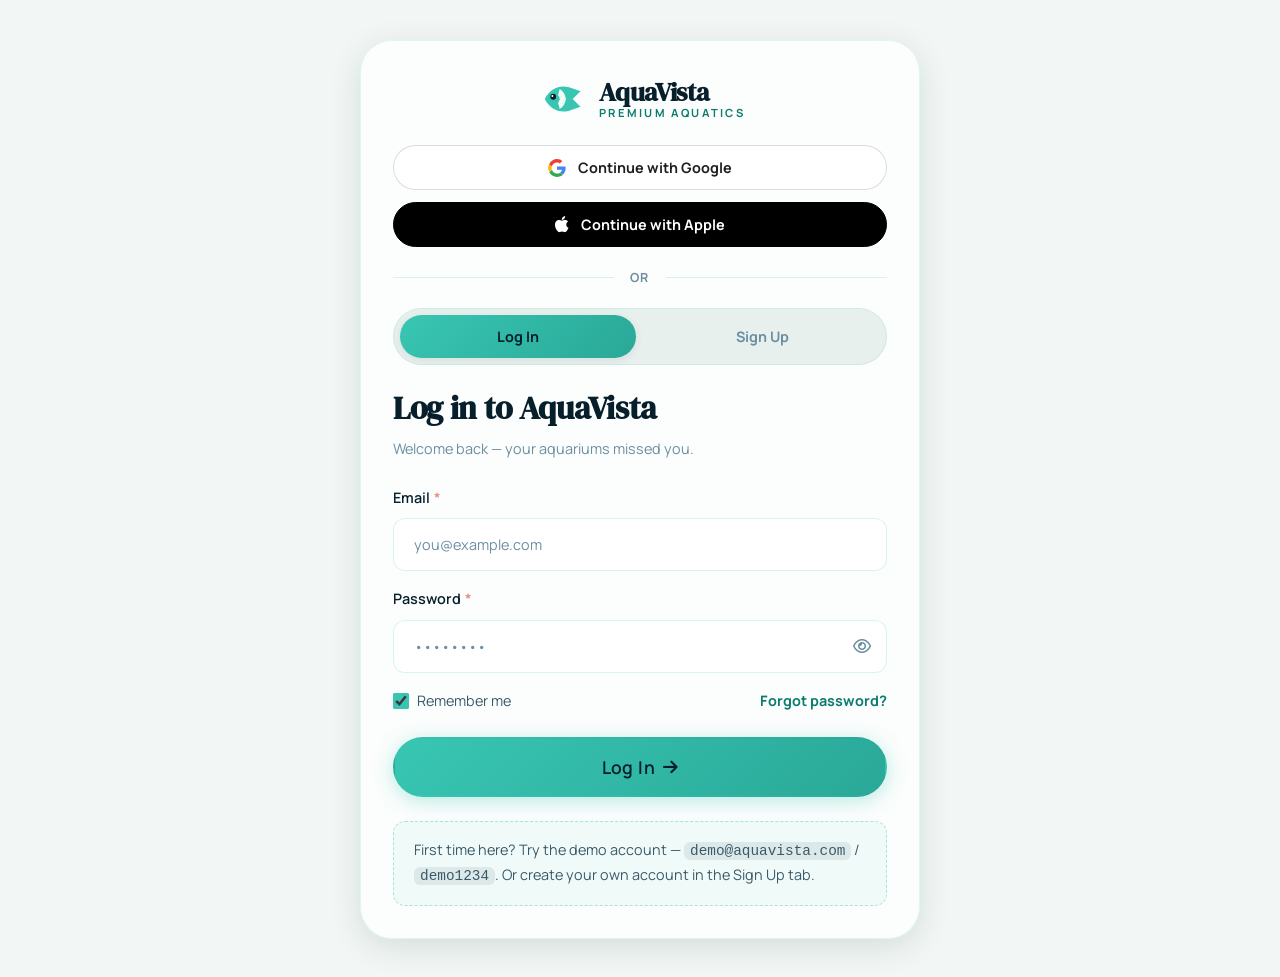
<file: login.html>
<!DOCTYPE html>
<html lang="en" dir="ltr" data-theme="light">
<head>
  <meta charset="UTF-8">
  <meta name="viewport" content="width=device-width, initial-scale=1.0">
  <meta name="description" content="Log in to AquaVista — track orders, save wishlists, manage maintenance plans and get personalised care advice.">
  <title>Login — AquaVista Premium Aquatics</title>
  <link rel="icon" type="image/svg+xml" href="favicon.svg">
  <link rel="preconnect" href="https://fonts.googleapis.com">
  <link rel="preconnect" href="https://fonts.gstatic.com" crossorigin>
  <link href="https://fonts.googleapis.com/css2?family=DM+Serif+Display:ital@0;1&family=Manrope:wght@300;400;500;600;700;800&display=swap" rel="stylesheet">
  <link rel="stylesheet" href="css/style.css">
  <link rel="stylesheet" href="css/components.css">
  <link rel="stylesheet" href="css/animations.css">
  <link rel="stylesheet" href="css/shared.css">
  <link rel="stylesheet" href="css/responsive.css">
  <link rel="stylesheet" href="https://cdnjs.cloudflare.com/ajax/libs/font-awesome/6.5.2/css/all.min.css">
  <style>
    .auth-page { min-height: 100svh; display: flex; align-items: center; padding-block: var(--sp-10); background: var(--bg-primary); }
    .auth-layout { max-width: 560px; margin-inline: auto; width: 100%; }
    .auth-logo { display: flex; align-items: center; justify-content: center; gap: var(--sp-3); margin-bottom: var(--sp-5); text-decoration: none; }
    .auth-logo-icon { width: 52px; height: 52px; flex-shrink: 0; }
    .auth-logo-text { display: flex; flex-direction: column; align-items: flex-start; line-height: 1.1; }
    .auth-brand { font-family: var(--font-serif); font-size: 1.65rem; font-weight: 600; color: var(--text-primary); letter-spacing: -0.01em; }
    .auth-tagline { font-family: var(--font-sans); font-size: 0.7rem; font-weight: 700; letter-spacing: 0.2em; text-transform: uppercase; color: var(--aquamarine-text); }
    .social-login { display: flex; flex-direction: column; gap: var(--sp-3); margin-bottom: var(--sp-5); }
    .btn-social { display: inline-flex; align-items: center; justify-content: center; gap: var(--sp-3); width: 100%; padding: var(--sp-3) var(--sp-5); border-radius: var(--radius-full); font-family: var(--font-sans); font-weight: 700; font-size: var(--fs-sm); cursor: pointer; transition: all var(--transition-fast); border: 1.5px solid var(--border-color); }
    .btn-social svg { width: 18px; height: 18px; flex-shrink: 0; }
    .btn-social.google { background: #ffffff; color: #1f1f1f; border-color: rgba(7,30,43,0.15); }
    .btn-social.google:hover { background: #f5f9f8; border-color: var(--aquamarine); box-shadow: var(--shadow-sm); transform: translateY(-1px); }
    .btn-social.apple { background: #000000; color: #ffffff; border-color: #000000; }
    .btn-social.apple:hover { background: #1a1a1a; box-shadow: var(--shadow-sm); transform: translateY(-1px); }
    .btn-social.apple i { font-size: 1.15rem; }
    .btn-social:disabled { opacity: 0.7; cursor: wait; transform: none; }
    .auth-divider { display: flex; align-items: center; gap: var(--sp-4); margin-bottom: var(--sp-5); color: var(--text-muted); font-size: var(--fs-xs); font-weight: 700; text-transform: uppercase; letter-spacing: 0.1em; }
    .auth-divider::before, .auth-divider::after { content: ''; flex: 1; height: 1px; background: var(--border-color); }
    .auth-card { background: var(--bg-card); border: 1px solid var(--border-card); border-radius: var(--radius-xl); padding: var(--sp-8); backdrop-filter: blur(20px); box-shadow: var(--shadow-md); }
    .auth-tabs { display: grid; grid-template-columns: 1fr 1fr; gap: var(--sp-2); background: var(--bg-secondary); border: 1px solid var(--border-card); border-radius: var(--radius-full); padding: 6px; margin-bottom: var(--sp-6); }
    .auth-tab { border: none; background: transparent; border-radius: var(--radius-full); padding: var(--sp-3) var(--sp-4); font-family: var(--font-sans); font-weight: 700; font-size: var(--fs-sm); color: var(--text-muted); cursor: pointer; transition: all var(--transition-fast); }
    .auth-tab.active { background: linear-gradient(135deg, var(--aquamarine), var(--aquamarine-dark)); color: var(--abyss); box-shadow: var(--shadow-sm); }
    .pass-wrap { position: relative; }
    .pass-wrap .form-control { padding-right: 3rem; }
    .pass-toggle { position: absolute; right: 0.6rem; top: 50%; transform: translateY(-50%); border: none; background: transparent; color: var(--text-muted); cursor: pointer; font-size: 1rem; padding: 0.4rem; border-radius: 8px; }
    .pass-toggle:hover { color: var(--aquamarine-text); }
    .auth-row { display: flex; align-items: center; justify-content: space-between; gap: var(--sp-4); margin: var(--sp-4) 0 var(--sp-6); font-size: var(--fs-sm); color: var(--text-secondary); flex-wrap: wrap; }
    .auth-remember { display: flex; align-items: center; gap: 8px; cursor: pointer; }
    .auth-remember input { accent-color: var(--aquamarine); width: 16px; height: 16px; }
    .auth-link { color: var(--aquamarine-text); font-weight: 700; text-decoration: none; }
    .auth-link:hover { text-decoration: underline; }
    .auth-demo { margin-top: var(--sp-6); padding: var(--sp-4) var(--sp-5); border: 1px dashed rgba(56,198,178,0.4); border-radius: var(--radius-md); font-size: var(--fs-sm); color: var(--text-secondary); background: rgba(56,198,178,0.06); }
    .auth-demo code { font-family: monospace; background: rgba(7,30,43,0.08); padding: 1px 6px; border-radius: 6px; }
    [data-theme="dark"] .auth-demo code { background: rgba(255,255,255,0.1); }
    .auth-account { text-align: center; padding: var(--sp-4) 0; }
    .auth-avatar { width: 84px; height: 84px; border-radius: 50%; display: flex; align-items: center; justify-content: center; margin: 0 auto var(--sp-4); font-size: 2.2rem; color: var(--abyss); background: linear-gradient(135deg, var(--aquamarine), var(--aquamarine-dark)); }
    @media (max-width: 900px) {
      .auth-card { padding: var(--sp-6) var(--sp-5); }
    }
  </style>
</head>
<body>

  <!-- PAGE TRANSITION -->
  <div id="page-transition" aria-hidden="true"></div>

  <!-- BACK TO TOP -->
  <button id="back-to-top" aria-label="Back to top">↑</button>

  <!-- SEARCH MODAL -->
  <div id="search-modal" role="dialog" aria-label="Search" aria-modal="true">
    <div class="search-box">
      <div class="search-header">
        <span style="color:var(--aquamarine-text);font-size:1.1rem;"><i class="fa-solid fa-magnifying-glass"></i></span>
        <input class="search-input" type="search" placeholder="Search fish, plants, equipment…" autocomplete="off">
        <button class="search-close" aria-label="Close search"><i class="fa-solid fa-xmark"></i></button>
      </div>
      <div class="search-results"></div>
      <div class="search-hint">
        <span>Press <kbd>Ctrl+K</kbd> to search anytime</span>
      </div>
    </div>
  </div>

  <!-- ========== AUTH SECTION ONLY ========== -->
  <section class="section auth-page" aria-labelledby="auth-heading">
    <div class="container">
      <div class="auth-layout">
        <div class="auth-card">
          <a class="auth-logo" href="index.html" aria-label="AquaVista Home"><svg class="auth-logo-icon" viewBox="0 0 32 32" fill="none" xmlns="http://www.w3.org/2000/svg" aria-hidden="true"><path d="M6 16C9.5 9.2 15.5 7.2 21 8.8L28 11.2L23.2 16L28 20.8L21 23.2C15.5 24.8 9.5 22.8 6 16Z" fill="#38C6B2"/><path d="M15.2 9.8C17.4 11 18.6 13.2 19 16C18.6 18.8 17.4 21 15.2 22.2L14.2 18.4C14.9 17.4 15.2 16.4 15.25 16C15.2 15.6 14.9 14.6 14.2 13.6L15.2 9.8Z" fill="white" opacity="0.92"/><circle cx="11.2" cy="14.6" r="1.8" fill="#071E2B"/><circle cx="10.7" cy="14.15" r="0.6" fill="white"/></svg><span class="auth-logo-text"><span class="auth-brand">AquaVista</span><span class="auth-tagline">Premium Aquatics</span></span></a>
          <div id="auth-forms">
            <div class="social-login">
              <button type="button" class="btn-social google" id="google-login"><svg viewBox="0 0 24 24" aria-hidden="true"><path fill="#4285F4" d="M23.5 12.3c0-.9-.1-1.5-.3-2.2H12v4.1h6.5c-.1 1.1-.8 2.7-2.4 3.8l-.1.1 3.5 2.7.2.1c2.2-2 3.8-5 3.8-8.6z"/><path fill="#34A853" d="M12 24c3.2 0 5.9-1.1 7.9-2.9l-3.8-2.9c-1 .7-2.4 1.2-4.1 1.2-3.1 0-5.8-2.1-6.8-5l-.1.1-3.6 2.8v.1C3.5 21.3 7.4 24 12 24z"/><path fill="#FBBC05" d="M5.2 14.4c-.2-.7-.4-1.5-.4-2.4s.1-1.7.4-2.4l-.1-.1-3.5-2.7-.1.1C.5 8.9 0 10.4 0 12s.5 3.1 1.5 4.5l3.7-2.1z"/><path fill="#EA4335" d="M12 4.7c1.8 0 3 .8 3.7 1.4l3.3-3.2C17.9 1.1 15.2 0 12 0 7.4 0 3.5 2.7 1.5 6.9l3.7 2.9c1-2.9 3.7-5.1 6.8-5.1z"/></svg> Continue with Google</button>
              <button type="button" class="btn-social apple" id="apple-login"><i class="fa-brands fa-apple" aria-hidden="true"></i> Continue with Apple</button>
            </div>
            <div class="auth-divider"><span>or</span></div>
            <div class="auth-tabs" role="tablist" aria-label="Login or signup">
              <button class="auth-tab active" id="tab-login" role="tab" aria-selected="true" aria-controls="panel-login">Log In</button>
              <button class="auth-tab" id="tab-signup" role="tab" aria-selected="false" aria-controls="panel-signup">Sign Up</button>
            </div>

            <!-- LOGIN -->
            <div id="panel-login" role="tabpanel" aria-labelledby="tab-login">
              <h2 id="auth-heading" style="font-family:var(--font-serif);font-size:var(--fs-2xl);margin-bottom:var(--sp-2);">Log in to AquaVista</h2>
              <p style="color:var(--text-muted);font-size:var(--fs-sm);margin-bottom:var(--sp-6);">Welcome back — your aquariums missed you.</p>
              <form id="login-form" novalidate aria-label="Login form">
                <div class="form-group" style="margin-bottom:var(--sp-4);">
                  <label class="form-label" for="li-email">Email <span class="required">*</span></label>
                  <input class="form-control" type="email" id="li-email" name="email" placeholder="you@example.com" required autocomplete="email">
                  <div class="form-error"><i class="fa-solid fa-triangle-exclamation"></i> Valid email required</div>
                </div>
                <div class="form-group" style="margin-bottom:var(--sp-2);">
                  <label class="form-label" for="li-pass">Password <span class="required">*</span></label>
                  <div class="pass-wrap">
                    <input class="form-control" type="password" id="li-pass" name="password" placeholder="••••••••" required autocomplete="current-password" minlength="1">
                    <button type="button" class="pass-toggle" data-toggle-pass="#li-pass" aria-label="Show password"><i class="fa-regular fa-eye"></i></button>
                  </div>
                  <div class="form-error"><i class="fa-solid fa-triangle-exclamation"></i> Please enter your password</div>
                </div>
                <div class="auth-row">
                  <label class="auth-remember"><input type="checkbox" id="li-remember" checked> Remember me</label>
                  <a class="auth-link" href="contact.html">Forgot password?</a>
                </div>
                <button type="submit" class="btn btn-primary btn-lg" style="width:100%;justify-content:center;">Log In <i class="fa-solid fa-arrow-right"></i></button>
              </form>
              <div class="auth-demo">First time here? Try the demo account — <code>demo@aquavista.com</code> / <code>demo1234</code>. Or create your own account in the Sign Up tab.</div>
            </div>

            <!-- SIGNUP -->
            <div id="panel-signup" role="tabpanel" aria-labelledby="tab-signup" hidden>
              <h2 style="font-family:var(--font-serif);font-size:var(--fs-2xl);margin-bottom:var(--sp-2);">Create your account</h2>
              <p style="color:var(--text-muted);font-size:var(--fs-sm);margin-bottom:var(--sp-6);">Free forever. No spam — only new arrivals & care tips.</p>
              <form id="signup-form" novalidate aria-label="Signup form">
                <div class="form-group" style="margin-bottom:var(--sp-4);">
                  <label class="form-label" for="su-name">Full Name <span class="required">*</span></label>
                  <input class="form-control" type="text" id="su-name" name="name" placeholder="Marcus Chen" required autocomplete="name">
                  <div class="form-error"><i class="fa-solid fa-triangle-exclamation"></i> Please enter your name</div>
                </div>
                <div class="form-group" style="margin-bottom:var(--sp-4);">
                  <label class="form-label" for="su-email">Email <span class="required">*</span></label>
                  <input class="form-control" type="email" id="su-email" name="email" placeholder="you@example.com" required autocomplete="email">
                  <div class="form-error"><i class="fa-solid fa-triangle-exclamation"></i> Valid email required</div>
                </div>
                <div class="form-group" style="margin-bottom:var(--sp-4);">
                  <label class="form-label" for="su-pass">Password <span class="required">*</span></label>
                  <div class="pass-wrap">
                    <input class="form-control" type="password" id="su-pass" name="password" placeholder="Min. 8 characters" required autocomplete="new-password" minlength="8">
                    <button type="button" class="pass-toggle" data-toggle-pass="#su-pass" aria-label="Show password"><i class="fa-regular fa-eye"></i></button>
                  </div>
                  <div class="form-error"><i class="fa-solid fa-triangle-exclamation"></i> Minimum 8 characters</div>
                </div>
                <div class="form-group" style="margin-bottom:var(--sp-6);">
                  <label class="form-label" for="su-pass2">Confirm Password <span class="required">*</span></label>
                  <input class="form-control" type="password" id="su-pass2" name="password2" placeholder="Repeat password" required autocomplete="new-password">
                  <div class="form-error"><i class="fa-solid fa-triangle-exclamation"></i> Passwords do not match</div>
                </div>
                <button type="submit" class="btn btn-primary btn-lg" style="width:100%;justify-content:center;">Create Account <i class="fa-solid fa-user-plus"></i></button>
                <p style="font-size:var(--fs-xs);color:var(--text-muted);margin-top:var(--sp-4);text-align:center;">By signing up you agree to our <a class="auth-link" href="terms.html">Terms</a> & <a class="auth-link" href="privacy-policy.html">Privacy Policy</a>.</p>
              </form>
            </div>
          </div>

          <!-- LOGGED-IN STATE -->
          <div id="auth-account" class="auth-account" hidden>
            <div class="auth-avatar"><i class="fa-solid fa-fish-fins"></i></div>
            <h2 style="font-family:var(--font-serif);font-size:var(--fs-2xl);">You're logged in</h2>
            <p style="color:var(--text-muted);margin:var(--sp-2) 0 var(--sp-6);"><strong id="account-name" style="color:var(--text-primary);"></strong><br><span id="account-email"></span></p>
            <div style="display:flex;gap:var(--sp-3);justify-content:center;flex-wrap:wrap;">
              <a href="index.html" class="btn btn-primary">Continue Shopping</a>
              <button id="logout-btn" class="btn btn-outline">Log Out</button>
            </div>
          </div>
        </div>
      </div>
    </div>
  </section>


  <script src="js/main.js"></script>
  <script src="js/slider.js"></script>
  <script src="js/filter.js"></script>
  <script src="js/animations.js"></script>
  <script src="js/form.js"></script>
  <script src="js/auth.js"></script>
  <script>
    document.getElementById('theme-toggle-mob')?.addEventListener('click', () => {
      document.getElementById('theme-toggle')?.click();
    });
    document.getElementById('rtl-toggle-mob')?.addEventListener('click', () => {
      document.getElementById('rtl-toggle')?.click();
    });
  </script>
</body>
</html>
</file>
<file: css/style.css>
/* ============================================================
   AQUAVISTA — Core Design System
   Ultra Premium Aquarium Brand
   ============================================================ */

/* ---- Google Fonts ---- */
@import url('https://fonts.googleapis.com/css2?family=DM+Serif+Display:ital@0;1&family=Manrope:wght@300;400;500;600;700;800&display=swap');

/* ---- CSS Custom Properties ---- */
:root {
  /* Brand Palette */
  --abyss: #071E2B;
  --deep-ocean: #0B5369;
  --aquamarine: #38C6B2;
  --aquamarine-light: #5AD4C2;
  --aquamarine-dark: #2AA898;
  --aquamarine-text: #0B7B6C;
  --coral: #E58B7B;
  --coral-light: #EDA99C;
  --coral-dark: #D4705E;
  --pearl: #F2F7F5;
  --pearl-dark: #E0EBE7;
  --midnight: #101820;

  /* Semantic Colors (Light Mode) */
  --bg-primary: #F2F7F5;
  --bg-secondary: #E8F0ED;
  --bg-card: rgba(255,255,255,0.75);
  --bg-card-hover: rgba(255,255,255,0.9);
  --bg-nav: rgba(242,247,245,0.88);
  --bg-footer: #071E2B;
  --text-primary: #071E2B;
  --text-secondary: #3A5A6A;
  --text-muted: #6B8EA0;
  --text-inverse: #F2F7F5;
  --border-color: rgba(56,198,178,0.2);
  --border-card: rgba(56,198,178,0.15);
  --shadow-sm: 0 2px 8px rgba(7,30,43,0.08);
  --shadow-md: 0 8px 32px rgba(7,30,43,0.12);
  --shadow-lg: 0 20px 60px rgba(7,30,43,0.18);
  --shadow-glow: 0 0 40px rgba(56,198,178,0.25);
  --shadow-coral: 0 0 30px rgba(229,139,123,0.2);
  --overlay-dark: rgba(7,30,43,0.6);
  --overlay-light: rgba(242,247,245,0.5);

  /* Glass Effect */
  --glass-bg: rgba(255,255,255,0.12);
  --glass-bg-strong: rgba(255,255,255,0.2);
  --glass-border: rgba(255,255,255,0.25);
  --glass-shadow: 0 8px 32px rgba(7,30,43,0.25);
  --glass-blur: blur(20px);

  /* Typography */
  --font-serif: 'DM Serif Display', Georgia, serif;
  --font-sans: 'Manrope', system-ui, sans-serif;

  /* Font Sizes (fluid) */
  --fs-xs: clamp(0.7rem, 1.5vw, 0.78rem);
  --fs-sm: clamp(0.8rem, 1.8vw, 0.9rem);
  --fs-base: clamp(0.95rem, 2vw, 1rem);
  --fs-md: clamp(1rem, 2.2vw, 1.1rem);
  --fs-lg: clamp(1.1rem, 2.5vw, 1.25rem);
  --fs-xl: clamp(1.25rem, 3vw, 1.5rem);
  --fs-2xl: clamp(1.5rem, 4vw, 2rem);
  --fs-3xl: clamp(2rem, 5vw, 2.75rem);
  --fs-4xl: clamp(2.5rem, 6vw, 3.5rem);
  --fs-5xl: clamp(3rem, 7vw, 4.5rem);
  --fs-hero: clamp(3.5rem, 9vw, 6rem);

  /* Spacing */
  --sp-1: 0.25rem;
  --sp-2: 0.5rem;
  --sp-3: 0.75rem;
  --sp-4: 1rem;
  --sp-5: 1.25rem;
  --sp-6: 1.5rem;
  --sp-7: 1.75rem;
  --sp-8: 2rem;
  --sp-10: 2.5rem;
  --sp-12: 3rem;
  --sp-14: 3.5rem;
  --sp-16: 4rem;
  --sp-20: 5rem;
  --sp-24: 6rem;
  --sp-28: 7rem;
  --sp-32: 8rem;
  --sp-20: 5rem;
  --sp-24: 6rem;
  --sp-32: 8rem;

  /* Border Radius */
  --radius-sm: 6px;
  --radius-md: 12px;
  --radius-lg: 20px;
  --radius-xl: 32px;
  --radius-2xl: 48px;
  --radius-full: 9999px;

  /* Transitions */
  --transition-fast: 150ms cubic-bezier(0.4,0,0.2,1);
  --transition-base: 300ms cubic-bezier(0.4,0,0.2,1);
  --transition-slow: 500ms cubic-bezier(0.4,0,0.2,1);
  --transition-spring: 400ms cubic-bezier(0.34,1.56,0.64,1);

  /* Z-Index */
  --z-below: -1;
  --z-base: 0;
  --z-raised: 10;
  --z-dropdown: 100;
  --z-sticky: 200;
  --z-modal: 500;
  --z-toast: 600;
  --z-top: 999;

  /* Navbar Height */
  --nav-height: 80px;
  --nav-height-scroll: 64px;

  /* Container */
  --container-max: 1280px;
  --container-pad: clamp(1rem, 4vw, 2rem);
}

/* ---- Dark Mode ---- */
[data-theme="dark"] {
  --bg-primary: #071E2B;
  --bg-secondary: #0B2D40;
  --bg-card: rgba(11,83,105,0.35);
  --bg-card-hover: rgba(11,83,105,0.55);
  --bg-nav: rgba(7,30,43,0.92);
  --text-primary: #F2F7F5;
  --text-secondary: #A8C8D8;
  --text-muted: #6B8EA0;
  --border-color: rgba(56,198,178,0.25);
  --border-card: rgba(56,198,178,0.2);
  --shadow-sm: 0 2px 8px rgba(0,0,0,0.3);
  --shadow-md: 0 8px 32px rgba(0,0,0,0.4);
  --shadow-lg: 0 20px 60px rgba(0,0,0,0.5);
  --glass-bg: rgba(11,83,105,0.25);
  --glass-bg-strong: rgba(11,83,105,0.4);
  --glass-border: rgba(56,198,178,0.2);
  --overlay-dark: rgba(7,30,43,0.75);
  --aquamarine-text: var(--aquamarine);
}

/* ---- RTL Support ---- */
[dir="rtl"] {
  direction: rtl;
  text-align: right;
}

/* ---- Reset & Base ---- */
*, *::before, *::after {
  box-sizing: border-box;
  margin: 0;
  padding: 0;
}

html {
  font-size: 16px;
  scroll-behavior: smooth;
  -webkit-text-size-adjust: 100%;
  overflow-x: hidden;
}

body {
  font-family: var(--font-sans);
  font-size: var(--fs-base);
  font-weight: 400;
  line-height: 1.7;
  color: var(--text-primary);
  background-color: var(--bg-primary);
  transition: background-color var(--transition-base), color var(--transition-base);
  overflow-x: hidden;
  position: relative;
}

/* ---- Typography ---- */
h1, h2, h3, h4, h5, h6 {
  font-family: var(--font-serif);
  font-weight: 600;
  line-height: 1.2;
  color: var(--text-primary);
  letter-spacing: -0.01em;
}

h1 { font-size: var(--fs-4xl); }
h2 { font-size: var(--fs-3xl); }
h3 { font-size: var(--fs-2xl); }
h4 { font-size: var(--fs-xl); }
h5 { font-size: var(--fs-lg); }
h6 { font-size: var(--fs-md); }

p { color: var(--text-secondary); line-height: 1.8; font-weight: 400; }

a {
  color: var(--aquamarine-text);
  text-decoration: none;
  transition: color var(--transition-fast);
}
a:hover { color: var(--aquamarine-dark); }

img {
  max-width: 100%;
  height: auto;
  display: block;
}

ul, ol { list-style: none; }

button {
  cursor: pointer;
  border: none;
  background: none;
  font-family: var(--font-sans);
}

input, textarea, select {
  font-family: var(--font-sans);
  font-size: var(--fs-base);
}

/* ---- Container ---- */
.container {
  width: 100%;
  max-width: var(--container-max);
  margin-inline: auto;
  padding-inline: var(--container-pad);
}

.container-narrow {
  width: 100%;
  max-width: 860px;
  margin-inline: auto;
  padding-inline: var(--container-pad);
}

.container-text {
  width: 100%;
  max-width: 760px;
  margin-inline: auto;
  padding-inline: var(--container-pad);
}

/* ---- Section ---- */
.section {
  padding-block: var(--sp-20);
  position: relative;
  overflow: hidden;
}

.section-sm { padding-block: var(--sp-14); }
.section-lg { padding-block: var(--sp-28); }

/* ---- Section Header ---- */
.section-header {
  text-align: center;
  max-width: 720px;
  margin-inline: auto;
  margin-bottom: var(--sp-12);
  display: flex;
  flex-direction: column;
  align-items: center;
}

.section-header.left {
  text-align: left;
  margin-inline: 0;
  align-items: flex-start;
}

.section-tag {
  display: inline-flex;
  align-items: center;
  gap: var(--sp-2);
  font-family: var(--font-sans);
  font-size: var(--fs-xs);
  font-weight: 700;
  letter-spacing: 0.15em;
  text-transform: uppercase;
  color: var(--aquamarine-text);
  padding: var(--sp-2) var(--sp-4);
  background: rgba(56,198,178,0.1);
  border: 1px solid rgba(56,198,178,0.25);
  border-radius: var(--radius-full);
  margin-bottom: var(--sp-3);
  line-height: 1;
}

.section-tag::before {
  content: '';
  width: 6px; height: 6px;
  border-radius: 50%;
  background: var(--aquamarine);
  animation: pulse-dot 2s infinite;
  display: inline-block;
}

.section-title {
  font-size: var(--fs-3xl);
  margin-bottom: var(--sp-3);
  color: var(--text-primary);
  line-height: 1.2;
}

.section-subtitle {
  font-size: var(--fs-base);
  color: var(--text-muted);
  max-width: 620px;
  margin-inline: auto;
  line-height: 1.75;
}

.section-header.left .section-subtitle { margin-inline: 0; }

/* ---- Background Variants ---- */
.bg-abyss {
  background: var(--abyss);
  color: var(--pearl);
}
.bg-abyss h1, .bg-abyss h2, .bg-abyss h3, .bg-abyss h4 { color: var(--pearl); }
.bg-abyss p { color: rgba(242,247,245,0.75); }

.bg-deep {
  background: linear-gradient(135deg, var(--abyss) 0%, var(--deep-ocean) 100%);
}

.bg-ocean-gradient {
  background: linear-gradient(160deg, #071E2B 0%, #0B3D55 50%, #0B5369 100%);
}

.bg-aqua-tint {
  background: linear-gradient(135deg, rgba(56,198,178,0.05) 0%, rgba(11,83,105,0.08) 100%);
}

/* ---- Divider ---- */
.divider {
  width: 60px;
  height: 3px;
  background: linear-gradient(90deg, var(--aquamarine), var(--coral));
  border-radius: var(--radius-full);
  margin: var(--sp-6) auto;
}
.divider.left { margin-left: 0; }

/* ---- Gradient Text ---- */
.gradient-text {
  background: linear-gradient(135deg, var(--aquamarine) 0%, var(--coral) 100%);
  -webkit-background-clip: text;
  -webkit-text-fill-color: transparent;
  background-clip: text;
}

.gradient-text-ocean {
  background: linear-gradient(135deg, var(--aquamarine-light) 0%, var(--aquamarine) 50%, var(--deep-ocean) 100%);
  -webkit-background-clip: text;
  -webkit-text-fill-color: transparent;
  background-clip: text;
}

/* ---- Glassmorphism Card ---- */
.glass {
  background: var(--glass-bg);
  backdrop-filter: var(--glass-blur);
  -webkit-backdrop-filter: var(--glass-blur);
  border: 1px solid var(--glass-border);
  border-radius: var(--radius-lg);
  box-shadow: var(--glass-shadow);
}

.glass-strong {
  background: var(--glass-bg-strong);
  backdrop-filter: blur(30px);
  -webkit-backdrop-filter: blur(30px);
  border: 1px solid var(--glass-border);
  border-radius: var(--radius-lg);
}

/* ---- Buttons ---- */
.btn {
  display: inline-flex;
  align-items: center;
  justify-content: center;
  gap: var(--sp-2);
  padding: var(--sp-3) var(--sp-8);
  font-family: var(--font-sans);
  font-size: var(--fs-sm);
  font-weight: 600;
  letter-spacing: 0.02em;
  border-radius: var(--radius-full);
  border: 2px solid transparent;
  cursor: pointer;
  transition: all var(--transition-spring);
  position: relative;
  overflow: hidden;
  text-decoration: none;
  white-space: nowrap;
}

.btn::after {
  content: '';
  position: absolute;
  inset: 0;
  background: rgba(255,255,255,0.1);
  opacity: 0;
  transition: opacity var(--transition-fast);
}
.btn:hover::after { opacity: 1; }
.btn:active { transform: scale(0.97); }

.btn-primary {
  background: linear-gradient(135deg, var(--aquamarine), var(--aquamarine-dark));
  color: var(--abyss);
  box-shadow: 0 4px 20px rgba(56,198,178,0.35);
}
.btn-primary:hover {
  transform: translateY(-2px);
  box-shadow: 0 8px 30px rgba(56,198,178,0.5);
  color: var(--abyss);
}

.btn-outline {
  background: transparent;
  border-color: var(--aquamarine);
  color: var(--aquamarine-text);
}
.btn-outline:hover {
  background: var(--aquamarine);
  color: var(--abyss);
  transform: translateY(-2px);
  box-shadow: 0 8px 25px rgba(56,198,178,0.4);
}

.btn-coral {
  background: linear-gradient(135deg, var(--coral), var(--coral-dark));
  color: white;
  box-shadow: 0 4px 20px rgba(229,139,123,0.35);
}
.btn-coral:hover {
  transform: translateY(-2px);
  box-shadow: 0 8px 30px rgba(229,139,123,0.5);
}

.btn-ghost {
  background: rgba(255,255,255,0.1);
  border-color: rgba(255,255,255,0.3);
  color: white;
  backdrop-filter: blur(10px);
}
.btn-ghost:hover {
  background: rgba(255,255,255,0.2);
  transform: translateY(-2px);
  color: white;
}

.btn-sm {
  padding: var(--sp-2) var(--sp-5);
  font-size: var(--fs-xs);
}

.btn-lg {
  padding: var(--sp-4) var(--sp-10);
  font-size: var(--fs-md);
}

.btn-icon {
  width: 48px;
  height: 48px;
  padding: 0;
  border-radius: 50%;
}

/* ---- Badge / Tag ---- */
.badge {
  display: inline-block;
  padding: 3px 10px;
  font-size: var(--fs-xs);
  font-weight: 700;
  border-radius: var(--radius-full);
  text-transform: uppercase;
  letter-spacing: 0.08em;
}
.badge-aqua { background: rgba(56,198,178,0.15); color: var(--aquamarine-text); }
.badge-coral { background: rgba(229,139,123,0.15); color: var(--coral-dark); }
.badge-new { background: linear-gradient(135deg, var(--aquamarine), var(--aquamarine-dark)); color: var(--abyss); }
.badge-sale { background: linear-gradient(135deg, var(--coral), var(--coral-dark)); color: white; }
.badge-rare { background: linear-gradient(135deg, #8B5CF6, #6D28D9); color: white; }

/* ---- Grid Utilities ---- */
.grid { display: grid; }
.grid-2 { display: grid; grid-template-columns: repeat(2, 1fr); gap: var(--sp-6); align-items: stretch; }
.grid-3 { display: grid; grid-template-columns: repeat(3, 1fr); gap: var(--sp-6); align-items: stretch; }
.grid-4 { display: grid; grid-template-columns: repeat(4, minmax(0, 1fr)); gap: var(--sp-6); align-items: stretch; grid-auto-rows: 1fr; }
.grid-4 > * { min-width: 0; }
.grid-auto { display: grid; grid-template-columns: repeat(auto-fill, minmax(280px, 1fr)); gap: var(--sp-6); align-items: stretch; }
.grid-auto-sm { display: grid; grid-template-columns: repeat(auto-fill, minmax(220px, 1fr)); gap: var(--sp-5); align-items: stretch; }

/* ---- Breadcrumbs ---- */
.breadcrumb {
  display: flex;
  align-items: center;
  gap: var(--sp-2);
  font-size: var(--fs-xs);
  font-weight: 600;
  text-transform: uppercase;
  letter-spacing: 0.1em;
  margin-bottom: var(--sp-4);
  flex-wrap: wrap;
}
.breadcrumb a {
  color: var(--aquamarine-text);
  transition: color var(--transition-fast);
}
.breadcrumb a:hover {
  color: var(--aquamarine-text);
  text-decoration: underline;
}
.breadcrumb-sep {
  color: var(--text-muted);
  opacity: 0.6;
}
.breadcrumb-current {
  color: var(--text-secondary);
}
.hero-content .breadcrumb a {
  color: rgba(242,247,245,0.7);
}
.hero-content .breadcrumb a:hover {
  color: var(--aquamarine-text);
}
.hero-content .breadcrumb-sep {
  color: rgba(242,247,245,0.4);
}
.hero-content .breadcrumb-current {
  color: var(--pearl);
}

.flex { display: flex; }
.flex-center { display: flex; align-items: center; justify-content: center; }
.flex-between { display: flex; align-items: center; justify-content: space-between; }
.gap-2 { gap: var(--sp-2); }
.gap-4 { gap: var(--sp-4); }
.gap-6 { gap: var(--sp-6); }
.gap-8 { gap: var(--sp-8); }

/* ---- Text Utilities ---- */
.text-center { text-align: center; }
.text-left { text-align: left; }
.text-right { text-align: right; }
.text-aqua { color: var(--aquamarine-text); }
.text-coral { color: var(--coral); }
.text-muted { color: var(--text-muted); }
.text-inverse { color: var(--pearl); }
.fw-300 { font-weight: 300; }
.fw-400 { font-weight: 400; }
.fw-500 { font-weight: 500; }
.fw-600 { font-weight: 600; }
.fw-700 { font-weight: 700; }
.fw-800 { font-weight: 800; }
.italic { font-style: italic; }
.uppercase { text-transform: uppercase; }
.tracking-wide { letter-spacing: 0.08em; }

/* ---- Spacing Utilities ---- */
.mt-4 { margin-top: var(--sp-4); }
.mt-6 { margin-top: var(--sp-6); }
.mt-8 { margin-top: var(--sp-8); }
.mb-4 { margin-bottom: var(--sp-4); }
.mb-6 { margin-bottom: var(--sp-6); }
.mb-8 { margin-bottom: var(--sp-8); }

/* ---- Decorative Bubble Background ---- */
.bubble-bg {
  position: absolute;
  inset: 0;
  pointer-events: none;
  overflow: hidden;
  z-index: 0;
}

.bubble-bg .bubble {
  position: absolute;
  border-radius: 50%;
  background: radial-gradient(circle at 30% 30%, rgba(56,198,178,0.3), transparent 70%);
  animation: float-bubble 8s ease-in-out infinite;
}

/* ---- Ocean Wave Shape ---- */
.wave-divider {
  position: relative;
  overflow: hidden;
}
.wave-divider svg {
  display: block;
  width: 100%;
  margin-bottom: -1px;
}

/* ---- Scrollbar ---- */
::-webkit-scrollbar { width: 6px; height: 6px; }
::-webkit-scrollbar-track { background: var(--bg-secondary); }
::-webkit-scrollbar-thumb {
  background: linear-gradient(var(--aquamarine), var(--deep-ocean));
  border-radius: 3px;
}

/* ---- Selection ---- */
::selection {
  background: rgba(56,198,178,0.25);
  color: var(--text-primary);
}

/* ---- Focus Ring ---- */
:focus-visible {
  outline: 2px solid var(--aquamarine);
  outline-offset: 3px;
  border-radius: var(--radius-sm);
}

/* ---- Image Overlay ---- */
.img-overlay {
  position: relative;
  overflow: hidden;
  border-radius: var(--radius-lg);
}
.img-overlay img {
  width: 100%;
  height: 100%;
  object-fit: cover;
  transition: transform var(--transition-slow);
}
.img-overlay:hover img { transform: scale(1.08); }

.img-overlay::after {
  content: '';
  position: absolute;
  inset: 0;
  background: linear-gradient(to top, rgba(7,30,43,0.7) 0%, transparent 60%);
  pointer-events: none;
}

/* ---- Star Rating ---- */
.stars {
  display: flex;
  gap: 2px;
  color: #F5C518;
  font-size: 0.9rem;
}

/* ---- Loading Skeleton ---- */
.skeleton {
  background: linear-gradient(90deg, var(--bg-secondary) 25%, var(--bg-card) 50%, var(--bg-secondary) 75%);
  background-size: 200% 100%;
  animation: shimmer 1.5s infinite;
  border-radius: var(--radius-md);
}

/* ---- Keyframes ---- */
@keyframes pulse-dot {
  0%, 100% { opacity: 1; transform: scale(1); }
  50% { opacity: 0.5; transform: scale(0.8); }
}

@keyframes float-bubble {
  0%, 100% { transform: translateY(0) scale(1); }
  33% { transform: translateY(-20px) scale(1.05); }
  66% { transform: translateY(-10px) scale(0.95); }
}

@keyframes shimmer {
  0% { background-position: 200% 0; }
  100% { background-position: -200% 0; }
}

@keyframes fade-up {
  from { opacity: 0; transform: translateY(30px); }
  to { opacity: 1; transform: translateY(0); }
}

@keyframes fade-in {
  from { opacity: 0; }
  to { opacity: 1; }
}

@keyframes scale-in {
  from { opacity: 0; transform: scale(0.9); }
  to { opacity: 1; transform: scale(1); }
}

@keyframes slide-right {
  from { opacity: 0; transform: translateX(-30px); }
  to { opacity: 1; transform: translateX(0); }
}

@keyframes slide-left {
  from { opacity: 0; transform: translateX(30px); }
  to { opacity: 1; transform: translateX(0); }
}

@keyframes bubble-rise {
  0% { transform: translateY(100px) scale(0); opacity: 0; }
  10% { opacity: 1; }
  90% { opacity: 0.6; }
  100% { transform: translateY(-200px) scale(1.2); opacity: 0; }
}

@keyframes glow-pulse {
  0%, 100% { box-shadow: 0 0 20px rgba(56,198,178,0.3); }
  50% { box-shadow: 0 0 40px rgba(56,198,178,0.6); }
}

@keyframes spin {
  to { transform: rotate(360deg); }
}

@keyframes ken-burns {
  0% { transform: scale(1); }
  100% { transform: scale(1.1); }
}

@keyframes wave-flow {
  0% { transform: translateX(0); }
  100% { transform: translateX(-50%); }
}

@keyframes count-up {
  from { opacity: 0; transform: translateY(10px); }
  to { opacity: 1; transform: translateY(0); }
}

/* ---- Back to Top ---- */
#back-to-top {
  position: fixed;
  bottom: var(--sp-8);
  right: var(--sp-8);
  width: 48px;
  height: 48px;
  background: linear-gradient(135deg, var(--aquamarine), var(--deep-ocean));
  color: white;
  border-radius: 50%;
  display: flex;
  align-items: center;
  justify-content: center;
  font-size: 1.2rem;
  box-shadow: var(--shadow-md), var(--shadow-glow);
  cursor: pointer;
  z-index: var(--z-sticky);
  opacity: 0;
  transform: translateY(20px) scale(0.8);
  transition: all var(--transition-spring);
  border: none;
  pointer-events: none;
}
#back-to-top.visible {
  opacity: 1;
  transform: translateY(0) scale(1);
  pointer-events: auto;
}
#back-to-top:hover {
  transform: translateY(-4px) scale(1.05);
  box-shadow: var(--shadow-lg), 0 0 30px rgba(56,198,178,0.5);
}

/* ---- Page Transition Overlay ---- */
#page-transition {
  position: fixed;
  inset: 0;
  background: var(--abyss);
  z-index: var(--z-top);
  opacity: 0;
  pointer-events: none;
  transition: opacity 300ms ease;
}
#page-transition.active {
  opacity: 1;
  pointer-events: auto;
}

/* ---- Particle Canvas ---- */
#particle-canvas {
  position: fixed;
  inset: 0;
  pointer-events: none;
  z-index: var(--z-base);
  opacity: 0.4;
}

/* ---- Hero Common ---- */
.hero {
  position: relative;
  min-height: 100vh;
  min-height: 100svh;
  display: flex;
  align-items: center;
  overflow: hidden;
  background: var(--abyss);
}

.hero-bg {
  position: absolute;
  inset: 0;
  overflow: hidden;
  z-index: 0;
}

.hero-bg img {
  width: 100%;
  height: 100%;
  object-fit: cover;
  animation: ken-burns 20s ease-out alternate infinite;
}

.hero-bg::after {
  content: '';
  position: absolute;
  inset: 0;
  background: linear-gradient(
    180deg,
    rgba(7, 30, 43, 0.55) 0%,
    rgba(7, 30, 43, 0.4) 40%,
    rgba(7, 30, 43, 0.85) 100%
  );
  pointer-events: none;
  z-index: 1;
}

.hero-content {
  position: relative;
  z-index: 2;
  max-width: 720px;
}

.hero-eyebrow {
  font-family: var(--font-sans);
  font-size: var(--fs-xs);
  font-weight: 700;
  letter-spacing: 0.2em;
  text-transform: uppercase;
  color: var(--aquamarine-text);
  display: flex;
  align-items: center;
  gap: var(--sp-3);
  margin-bottom: var(--sp-6);
}

.hero-eyebrow::before {
  content: '';
  width: 40px;
  height: 2px;
  background: var(--aquamarine);
}

.hero-title {
  font-size: var(--fs-hero);
  color: var(--pearl);
  line-height: 1.05;
  margin-bottom: var(--sp-6);
  font-weight: 600;
}

.hero-title span { color: var(--aquamarine-text); }

.hero-description {
  font-size: var(--fs-lg);
  color: rgba(242,247,245,0.8);
  line-height: 1.8;
  margin-bottom: var(--sp-10);
  max-width: 540px;
  font-weight: 400;
}

.hero-actions {
  display: flex;
  gap: var(--sp-4);
  flex-wrap: wrap;
}

/* ---- Scroll Indicator ---- */
.scroll-indicator {
  position: absolute;
  bottom: var(--sp-5);
  left: 50%;
  transform: translateX(-50%);
  z-index: 5;
  display: flex;
  flex-direction: column;
  align-items: center;
  gap: var(--sp-2);
  color: rgba(242,247,245,0.6);
  font-size: var(--fs-xs);
  letter-spacing: 0.1em;
  text-transform: uppercase;
}

.scroll-mouse {
  width: 26px;
  height: 40px;
  border: 2px solid rgba(242,247,245,0.4);
  border-radius: 13px;
  display: flex;
  align-items: flex-start;
  justify-content: center;
  padding-top: 6px;
}

.scroll-mouse-inner {
  width: 4px;
  height: 8px;
  background: var(--aquamarine);
  border-radius: 2px;
  animation: scroll-mouse 2s ease infinite;
}

@keyframes scroll-mouse {
  0%, 100% { transform: translateY(0); opacity: 1; }
  80% { transform: translateY(12px); opacity: 0; }
}

/* ---- Floating Bubbles Decoration ---- */
.bubbles-container {
  position: absolute;
  inset: 0;
  pointer-events: none;
  overflow: hidden;
  z-index: 1;
}

.bubbles-container .b {
  position: absolute;
  bottom: -20%;
  border-radius: 50%;
  background: radial-gradient(circle at 30% 30%, rgba(56,198,178,0.25), rgba(56,198,178,0.05));
  border: 1px solid rgba(56,198,178,0.2);
  animation: bubble-rise linear infinite;
}

/* ---- Number Counter ---- */
.stat-number {
  font-family: var(--font-serif);
  font-size: var(--fs-4xl);
  color: var(--aquamarine-text);
  display: block;
  line-height: 1;
}

/* ---- Progress Bar ---- */
.progress-bar {
  height: 4px;
  background: var(--border-color);
  border-radius: var(--radius-full);
  overflow: hidden;
}

.progress-fill {
  height: 100%;
  background: linear-gradient(90deg, var(--aquamarine), var(--coral));
  border-radius: var(--radius-full);
  transition: width 1.5s cubic-bezier(0.4,0,0.2,1);
}

/* ---- Accessibility ---- */
.sr-only {
  position: absolute;
  width: 1px;
  height: 1px;
  padding: 0;
  margin: -1px;
  overflow: hidden;
  clip: rect(0,0,0,0);
  white-space: nowrap;
  border: 0;
}

/* ---- Typographic Hierarchy Enforcement ---- */
/* Headings use 600 for clear hierarchy; paragraphs remain 400–550 */
h1, h2, h3, h4, h5, h6,
.hero-title, .page-hero-title, .article-hero-title, .cta-title,
.section-title, .bento-card-info h3, .marine-card-info h3, .plant-item-label,
.community-card-overlay h3, .value-title, .guide-title, .team-name,
.service-card-title, .feature-text h4, .timeline-title, .step-card h3, .step-title,
.pricing-amount, .brand-stat-num, .brand-stat-card .brand-stat-num,
.stat-value, .stat-number, .sitemap-section-title, .cta-section .cta-title,
.blog-title, .product-name, .related-card-info h4, .author-bio-name,
.terms-body h2, .terms-body h3, .policy-body h2,
.error-title, .maintenance-title {
  font-weight: 600 !important;
}

p, .hero-description, .page-hero-desc, .section-subtitle,
.product-scientific, .product-desc, .blog-excerpt, .guide-desc, .value-desc,
.feature-text p, .service-card-desc, .timeline-text, .pricing-features, .pricing-feature,
.footer-brand p, .article-body p, .article-body li,
.terms-body p, .terms-body li, .policy-body p, .policy-body li,
.faq-answer-inner, .faq-quick-a, .cta-desc, .story-lead, .pillar-desc,
.floating-card-text, .author-bio-text, .testimonial-text, .sitemap-link-label,
.search-page-name, .search-page-url, .hero-subtitle {
  font-weight: 400 !important;
}

/* Lead / emphasis paragraphs may use 500–550 within allowed range */
.story-lead, .article-body blockquote, .article-body .callout,
.maintenance-desc, .error-desc {
  font-weight: 500 !important;
}

/* ---- Print ---- */
@media print {
  .no-print { display: none; }
}
</file>
<file: css/components.css>
/* ============================================================
   AQUAVISTA — Components
   Navbar, Footer, Cards, Forms, Modals, etc.
   ============================================================ */

/* ========== NAVBAR ========== */
.navbar {
  position: fixed !important;
  top: 0 !important;
  left: 0 !important;
  right: 0 !important;
  width: 100% !important;
  height: var(--nav-height);
  z-index: 99999 !important;
  transform: none !important;
  visibility: visible !important;
  opacity: 1 !important;
  transition: height var(--transition-base), background var(--transition-base), box-shadow var(--transition-base), border-color var(--transition-base);
  padding-inline: var(--container-pad);
  background: var(--bg-nav);
  backdrop-filter: var(--glass-blur);
  -webkit-backdrop-filter: var(--glass-blur);
  border-bottom: 1px solid var(--border-color);
}

.navbar.scrolled {
  height: var(--nav-height-scroll);
  background: rgba(242, 247, 245, 0.96) !important;
  backdrop-filter: blur(30px);
  -webkit-backdrop-filter: blur(30px);
  box-shadow: 0 8px 30px rgba(7, 30, 43, 0.12);
  border-bottom: 1px solid rgba(56, 198, 178, 0.35);
}

[data-theme="dark"] .navbar.scrolled {
  background: rgba(7, 30, 43, 0.96) !important;
  backdrop-filter: blur(30px);
  -webkit-backdrop-filter: blur(30px);
  box-shadow: 0 8px 30px rgba(0, 0, 0, 0.5);
  border-bottom: 1px solid rgba(56, 198, 178, 0.25);
}

.nav-inner {
  height: 100%;
  max-width: var(--container-max);
  margin-inline: auto;
  display: flex;
  align-items: center;
  justify-content: space-between;
  gap: var(--sp-8);
}

/* Logo — Professional Refined Mark */
.nav-logo {
  display: flex;
  align-items: center;
  gap: 12px;
  text-decoration: none;
  flex-shrink: 0;
  position: relative;
}

.nav-logo-icon {
  width: 44px;
  height: 44px;
  background: linear-gradient(145deg, #0D4F63 0%, #071E2B 62%, #071E2B 100%);
  border-radius: 11px;
  border: 1px solid rgba(56,198,178,0.22);
  display: flex;
  align-items: center;
  justify-content: center;
  font-size: 1.22rem;
  color: #E6FFF9;
  box-shadow: 0 4px 16px rgba(7,30,43,0.18), 0 0 0 1px rgba(56,198,178,0.12) inset, 0 1px 0 rgba(255,255,255,0.14) inset;
  position: relative;
  overflow: hidden;
  flex-shrink: 0;
  transition: transform var(--transition-spring), box-shadow var(--transition-base), border-color var(--transition-base);
}
.nav-logo-icon::before {
  content: '';
  position: absolute;
  top: 0; left: 0; right: 0;
  height: 52%;
  background: linear-gradient(180deg, rgba(255,255,255,0.13) 0%, transparent 100%);
  pointer-events: none;
  border-radius: 11px 11px 0 0;
}
.nav-logo-icon::after {
  content: '';
  position: absolute;
  bottom: 0; left: 0; right: 0;
  height: 2px;
  background: linear-gradient(90deg, var(--aquamarine) 0%, rgba(56,198,178,0) 100%);
  opacity: 0.95;
}
.nav-logo-icon svg {
  width: 26px;
  height: 26px;
  display: block;
  filter: drop-shadow(0 1px 3px rgba(0,0,0,0.22));
}
.nav-logo-icon i {
  font-size: 1.18rem;
  color: #DFFBF7;
  filter: drop-shadow(0 1px 2px rgba(0,0,0,0.18));
  position: relative;
  z-index: 1;
}
.nav-logo:hover .nav-logo-icon {
  transform: translateY(-1px) scale(1.04);
  box-shadow: 0 8px 22px rgba(7,30,43,0.22), 0 0 0 1px rgba(56,198,178,0.20) inset;
  border-color: rgba(56,198,178,0.36);
}

.nav-logo-text {
  display: flex;
  flex-direction: column;
  align-items: flex-start;
  gap: 6px;
  line-height: 1;
  padding-top: 1px;
}

.nav-brand {
  font-family: var(--font-serif);
  font-size: 1.42rem;
  font-weight: 400;
  line-height: 1;
  letter-spacing: -0.025em;
  color: var(--text-primary);
  transition: color var(--transition-fast);
  display: block;
}

.nav-tagline {
  font-family: var(--font-sans);
  font-size: 0.66rem;
  font-weight: 700;
  letter-spacing: 0.16em;
  text-transform: uppercase;
  color: var(--aquamarine-text);
  line-height: 1;
  opacity: 0.92;
  display: block;
  margin-top: 1px;
}

/* Nav Links */
.nav-links {
  display: flex;
  align-items: center;
  gap: 0;
  flex: 1;
  justify-content: center;
}

.nav-item {
  position: relative;
}

.nav-link {
  display: flex;
  align-items: center;
  gap: var(--sp-1);
  padding: var(--sp-2) var(--sp-4);
  font-size: var(--fs-sm);
  font-weight: 600;
  color: var(--text-primary);
  text-decoration: none;
  border-radius: var(--radius-md);
  transition: all var(--transition-fast);
  white-space: nowrap;
  position: relative;
}

.nav-link::after {
  content: '';
  position: absolute;
  bottom: 0; left: 50%; right: 50%;
  height: 2px;
  background: var(--aquamarine);
  transition: all var(--transition-base);
}
.nav-link:hover::after, .nav-link.active::after { left: var(--sp-4); right: var(--sp-4); }
.nav-link:hover { color: var(--aquamarine-text); }
.nav-link.active { color: var(--aquamarine-text); }

.nav-link svg { transition: transform var(--transition-fast); }
.nav-item:hover .nav-link svg { transform: rotate(180deg); }

/* Dropdown */
.nav-dropdown {
  position: absolute;
  top: calc(100% + 8px);
  left: 50%;
  transform: translateX(-50%) translateY(8px);
  min-width: 220px;
  background: var(--bg-nav);
  backdrop-filter: blur(30px);
  -webkit-backdrop-filter: blur(30px);
  border: 1px solid var(--border-color);
  border-radius: var(--radius-lg);
  padding: var(--sp-3);
  box-shadow: var(--shadow-lg);
  opacity: 0;
  pointer-events: none;
  transition: all var(--transition-base);
  z-index: var(--z-dropdown);
}

.nav-item:hover .nav-dropdown {
  opacity: 1;
  pointer-events: auto;
  transform: translateX(-50%) translateY(0);
}

.nav-dropdown a {
  display: flex;
  align-items: center;
  gap: var(--sp-3);
  padding: var(--sp-2) var(--sp-3);
  font-size: var(--fs-sm);
  font-weight: 500;
  color: var(--text-secondary);
  border-radius: var(--radius-md);
  transition: all var(--transition-fast);
}

.nav-dropdown a:hover {
  background: rgba(56,198,178,0.1);
  color: var(--aquamarine-text);
  padding-left: var(--sp-4);
}

/* Nav Controls */
.nav-controls {
  display: flex;
  align-items: center;
  gap: var(--sp-2);
  flex-shrink: 0;
}

.nav-btn {
  width: 40px;
  height: 40px;
  border-radius: 50%;
  display: flex;
  align-items: center;
  justify-content: center;
  font-size: 1rem;
  color: var(--text-secondary);
  background: var(--bg-card);
  border: 1px solid var(--border-color);
  cursor: pointer;
  transition: all var(--transition-fast);
  backdrop-filter: blur(10px);
}
.nav-btn:hover {
  background: rgba(56,198,178,0.15);
  color: var(--aquamarine-text);
  border-color: var(--aquamarine);
  transform: scale(1.05);
}

.nav-cta {
  margin-left: var(--sp-1);
}

/* Login button — header auth */
.nav-login {
  display: inline-flex;
  align-items: center;
  justify-content: center;
  gap: 7px;
  padding: 0.52rem 1.1rem;
  font-family: var(--font-sans);
  font-size: 0.86rem;
  font-weight: 700;
  letter-spacing: 0.02em;
  color: var(--text-primary);
  background: transparent;
  border: 1.5px solid var(--border-color);
  border-radius: var(--radius-full);
  text-decoration: none;
  white-space: nowrap;
  transition: all var(--transition-fast);
  line-height: 1;
}
.nav-login:hover {
  color: var(--aquamarine-text);
  border-color: var(--aquamarine);
  background: rgba(56,198,178,0.08);
  transform: translateY(-1px);
  box-shadow: 0 4px 12px rgba(56,198,178,0.12);
}
.nav-login:active { transform: scale(0.97); }
.nav-login i { font-size: 0.88rem; opacity: 0.9; }

.nav-login-mobile {
  display: inline-flex;
  align-items: center;
  justify-content: center;
  gap: 8px;
  width: 100%;
  padding: 0.85rem 1rem;
  font-family: var(--font-sans);
  font-size: 0.95rem;
  font-weight: 700;
  color: var(--text-primary);
  background: var(--bg-card);
  border: 1.5px solid var(--border-color);
  border-radius: var(--radius-full);
  text-decoration: none;
  transition: all var(--transition-fast);
}
.nav-login-mobile:hover {
  border-color: var(--aquamarine);
  color: var(--aquamarine-text);
  background: rgba(56,198,178,0.08);
}
.mobile-cta {
  width: 100%;
  margin-block: var(--sp-5) var(--sp-3);
}

/* Mobile Toggle */
.nav-toggle {
  display: none;
  flex-direction: column;
  gap: 5px;
  width: 40px;
  height: 40px;
  align-items: center;
  justify-content: center;
  cursor: pointer;
  border-radius: var(--radius-md);
  transition: all var(--transition-fast);
}
.nav-toggle:hover { background: rgba(56,198,178,0.1); }

.nav-toggle span {
  display: block;
  width: 22px;
  height: 2px;
  background: var(--text-primary);
  border-radius: 1px;
  transition: all var(--transition-base);
  transform-origin: center;
}
.nav-toggle.open span:nth-child(1) { transform: rotate(45deg) translate(5px, 5px); }
.nav-toggle.open span:nth-child(2) { opacity: 0; transform: scaleX(0); }
.nav-toggle.open span:nth-child(3) { transform: rotate(-45deg) translate(5px, -5px); }

/* Mobile Menu */
.mobile-menu {
  position: fixed;
  top: var(--nav-height);
  left: 0; right: 0;
  height: calc(100vh - var(--nav-height));
  background: var(--bg-nav);
  backdrop-filter: blur(30px);
  -webkit-backdrop-filter: blur(30px);
  border-top: 1px solid var(--border-color);
  padding: var(--sp-6) var(--container-pad);
  overflow-y: auto;
  z-index: calc(var(--z-sticky) - 1);
  opacity: 0;
  transform: translateX(100%);
  transition: all var(--transition-base);
  pointer-events: none;
}

.mobile-menu.open {
  opacity: 1;
  transform: translateX(0);
  pointer-events: auto;
}

.mobile-nav-link {
  display: flex;
  align-items: center;
  gap: var(--sp-3);
  padding: var(--sp-4) 0;
  font-size: var(--fs-lg);
  font-weight: 600;
  color: var(--text-primary);
  text-decoration: none;
  border-bottom: 1px solid var(--border-color);
  transition: all var(--transition-fast);
}
.mobile-nav-link:hover { color: var(--aquamarine-text); padding-left: var(--sp-2); }
.mobile-nav-link i { width: 1.4rem; text-align: center; flex: none; }
.mobile-nav-link.active {
  color: var(--aquamarine-text);
  background: rgba(56,198,178,0.12);
  border-color: rgba(56,198,178,0.35);
  font-weight: 700;
  padding-left: var(--sp-3);
}
.mobile-nav-link.active i { color: var(--aquamarine-text); }

.mobile-menu-controls {
  display: flex;
  gap: var(--sp-3);
  margin-top: var(--sp-6);
  flex-wrap: wrap;
}

/* ========== FOOTER ========== */
.footer {
  background: var(--abyss);
  padding-top: var(--sp-24);
  padding-bottom: var(--sp-8);
  position: relative;
  overflow: hidden;
}

.footer::before {
  content: '';
  position: absolute;
  top: 0; left: 0; right: 0;
  height: 1px;
  background: linear-gradient(90deg, transparent, var(--aquamarine), transparent);
}

.footer-grid {
  display: grid;
  grid-template-columns: 2fr 1fr 1fr 1fr;
  gap: var(--sp-12);
  padding-bottom: var(--sp-12);
  border-bottom: 1px solid rgba(56,198,178,0.15);
}

.footer-brand p {
  color: rgba(242,247,245,0.65);
  font-size: var(--fs-sm);
  line-height: 1.8;
  margin-top: var(--sp-5);
  max-width: 320px;
}

.footer-logo {
  display: flex;
  align-items: center;
  gap: 12px;
  margin-bottom: var(--sp-4);
}
.footer-logo > div:last-child {
  display: flex;
  flex-direction: column;
  gap: 6px;
  align-items: flex-start;
  line-height: 1;
  padding-top: 1px;
}

.footer-logo-icon {
  width: 44px;
  height: 44px;
  background: linear-gradient(145deg, #0D4F63 0%, #071E2B 62%, #071E2B 100%);
  border-radius: 11px;
  border: 1px solid rgba(56,198,178,0.22);
  display: flex;
  align-items: center;
  justify-content: center;
  font-size: 1.22rem;
  color: #E6FFF9;
  box-shadow: 0 4px 16px rgba(7,30,43,0.22), 0 0 0 1px rgba(56,198,178,0.12) inset, 0 1px 0 rgba(255,255,255,0.14) inset;
  position: relative;
  overflow: hidden;
  flex-shrink: 0;
}
.footer-logo-icon::before {
  content: '';
  position: absolute;
  top: 0; left: 0; right: 0;
  height: 52%;
  background: linear-gradient(180deg, rgba(255,255,255,0.13) 0%, transparent 100%);
  pointer-events: none;
  border-radius: 11px 11px 0 0;
}
.footer-logo-icon::after {
  content: '';
  position: absolute;
  bottom: 0; left: 0; right: 0;
  height: 2px;
  background: linear-gradient(90deg, var(--aquamarine) 0%, rgba(56,198,178,0) 100%);
  opacity: 0.95;
}
.footer-logo-icon svg { width: 26px; height: 26px; display: block; filter: drop-shadow(0 1px 3px rgba(0,0,0,0.22)); }
.footer-logo-icon i { font-size: 1.18rem; color: #DFFBF7; position: relative; z-index: 1; }

.footer-brand-name {
  font-family: var(--font-serif);
  font-size: 1.4rem;
  color: var(--pearl);
  line-height: 1;
  letter-spacing: -0.02em;
  display: block;
}

.footer-tagline {
  font-family: var(--font-sans);
  font-size: 0.66rem;
  font-weight: 700;
  letter-spacing: 0.16em;
  text-transform: uppercase;
  color: var(--aquamarine-text);
  display: block;
  line-height: 1;
  opacity: 0.92;
  margin-top: 1px;
}

.footer-social {
  display: flex;
  gap: var(--sp-3);
  margin-top: var(--sp-6);
  flex-wrap: wrap;
}

.social-link {
  width: 40px;
  height: 40px;
  border-radius: 50%;
  background: rgba(56,198,178,0.1);
  border: 1px solid rgba(56,198,178,0.2);
  display: flex;
  align-items: center;
  justify-content: center;
  color: var(--aquamarine-text);
  font-size: 0.95rem;
  transition: all var(--transition-spring);
  text-decoration: none;
}
.social-link:hover {
  background: var(--aquamarine);
  color: var(--abyss);
  transform: translateY(-3px) scale(1.1);
  border-color: var(--aquamarine);
  box-shadow: 0 8px 20px rgba(56,198,178,0.4);
}

.footer-col h4 {
  font-family: var(--font-sans);
  font-size: var(--fs-sm);
  font-weight: 700;
  letter-spacing: 0.1em;
  text-transform: uppercase;
  color: var(--pearl);
  margin-bottom: var(--sp-5);
}

.footer-col ul { display: flex; flex-direction: column; gap: var(--sp-3); }

.footer-col ul li a {
  font-size: var(--fs-sm);
  color: rgba(242,247,245,0.6);
  text-decoration: none;
  transition: all var(--transition-fast);
  display: flex;
  align-items: center;
  gap: var(--sp-2);
}
.footer-col ul li a:hover {
  color: var(--aquamarine-text);
  gap: var(--sp-3);
}

.footer-col ul li a::before {
  content: '→';
  font-size: 0.7rem;
  color: var(--aquamarine-text);
  opacity: 0;
  transition: opacity var(--transition-fast);
}
.footer-col ul li a:hover::before { opacity: 1; }

.footer-newsletter {
  margin-top: var(--sp-5);
}

.footer-newsletter p {
  font-size: var(--fs-sm);
  color: rgba(242,247,245,0.65);
  margin-bottom: var(--sp-4);
}

.newsletter-form {
  display: flex;
  gap: var(--sp-2);
}

.newsletter-form input {
  flex: 1;
  padding: var(--sp-3) var(--sp-4);
  background: rgba(255,255,255,0.07);
  border: 1px solid rgba(56,198,178,0.2);
  border-radius: var(--radius-full);
  color: var(--pearl);
  font-size: var(--fs-sm);
  transition: border-color var(--transition-fast);
  min-width: 0;
}
.newsletter-form input::placeholder { color: rgba(242,247,245,0.4); }
.newsletter-form input:focus {
  outline: none;
  border-color: var(--aquamarine);
}

.newsletter-form button {
  flex-shrink: 0;
  width: 44px;
  height: 44px;
  background: linear-gradient(135deg, var(--aquamarine), var(--aquamarine-dark));
  border: none;
  border-radius: 50%;
  color: var(--abyss);
  font-size: 1rem;
  cursor: pointer;
  display: flex;
  align-items: center;
  justify-content: center;
  transition: all var(--transition-spring);
}
.newsletter-form button:hover {
  transform: scale(1.1);
  box-shadow: 0 4px 15px rgba(56,198,178,0.5);
}

.footer-bottom {
  display: flex;
  align-items: center;
  justify-content: space-between;
  padding-top: var(--sp-8);
  gap: var(--sp-4);
  flex-wrap: wrap;
}

.footer-bottom-left {
  font-size: var(--fs-sm);
  color: rgba(242,247,245,0.5);
}

.footer-bottom-right {
  display: flex;
  gap: var(--sp-6);
  flex-wrap: wrap;
}

.footer-bottom-right a {
  font-size: var(--fs-sm);
  color: rgba(242,247,245,0.5);
  text-decoration: none;
  transition: color var(--transition-fast);
}
.footer-bottom-right a:hover { color: var(--aquamarine-text); }

/* ========== PRODUCT CARD ========== */
.product-card {
  background: var(--bg-card);
  border: 1px solid var(--border-card);
  border-radius: var(--radius-xl);
  overflow: hidden;
  transition: all var(--transition-base);
  position: relative;
  backdrop-filter: blur(10px);
}

.product-card:hover {
  transform: translateY(-6px);
  border-color: rgba(56,198,178,0.4);
  box-shadow: var(--shadow-lg), var(--shadow-glow);
}

.product-card-img {
  position: relative;
  overflow: hidden;
  aspect-ratio: 4/3;
}

.product-card-img img {
  width: 100%;
  height: 100%;
  object-fit: cover;
  transition: transform var(--transition-slow);
}
.product-card:hover .product-card-img img { transform: scale(1.08); }

.product-card-badges {
  position: absolute;
  top: var(--sp-3);
  left: var(--sp-3);
  display: flex;
  flex-direction: column;
  gap: var(--sp-1);
  z-index: 2;
}

.product-card-actions {
  position: absolute;
  top: var(--sp-3);
  right: var(--sp-3);
  display: flex;
  flex-direction: column;
  gap: var(--sp-2);
  z-index: 2;
  opacity: 0;
  transform: translateX(10px);
  transition: all var(--transition-base);
}
.product-card:hover .product-card-actions { opacity: 1; transform: translateX(0); }

.product-action-btn {
  width: 38px;
  height: 38px;
  background: var(--glass-bg-strong);
  backdrop-filter: blur(10px);
  border: 1px solid var(--glass-border);
  border-radius: 50%;
  display: flex;
  align-items: center;
  justify-content: center;
  color: white;
  font-size: 0.9rem;
  cursor: pointer;
  transition: all var(--transition-spring);
}
.product-action-btn:hover {
  background: var(--aquamarine);
  color: var(--abyss);
  transform: scale(1.1);
  border-color: var(--aquamarine);
}

.product-card-body {
  padding: var(--sp-5);
}

.product-category {
  font-size: var(--fs-xs);
  font-weight: 700;
  letter-spacing: 0.1em;
  text-transform: uppercase;
  color: var(--aquamarine-text);
  margin-bottom: var(--sp-2);
}

.product-name {
  font-family: var(--font-serif);
  font-size: var(--fs-lg);
  color: var(--text-primary);
  margin-bottom: var(--sp-2);
  line-height: 1.3;
  transition: color var(--transition-fast);
}
.product-card:hover .product-name { color: var(--aquamarine-text); }

.product-scientific {
  font-size: var(--fs-xs);
  color: var(--text-muted);
  font-style: italic;
  margin-bottom: var(--sp-3);
}

.product-rating {
  display: flex;
  align-items: center;
  gap: var(--sp-2);
  margin-bottom: var(--sp-4);
}

.product-rating .count {
  font-size: var(--fs-xs);
  color: var(--text-muted);
}

.product-footer {
  display: flex;
  align-items: center;
  justify-content: space-between;
  padding-top: var(--sp-4);
  border-top: 1px solid var(--border-card);
}

.product-price {
  display: flex;
  flex-direction: column;
  gap: 2px;
}

.product-price .current {
  font-family: var(--font-serif);
  font-size: var(--fs-xl);
  color: var(--text-primary);
  font-weight: 400;
}

.product-price .original {
  font-size: var(--fs-xs);
  color: var(--text-muted);
  text-decoration: line-through;
}

.product-add-btn {
  width: 42px;
  height: 42px;
  background: linear-gradient(135deg, var(--aquamarine), var(--aquamarine-dark));
  border-radius: 50%;
  display: flex;
  align-items: center;
  justify-content: center;
  color: var(--abyss);
  font-size: 1.2rem;
  cursor: pointer;
  border: none;
  transition: all var(--transition-spring);
  box-shadow: 0 4px 15px rgba(56,198,178,0.3);
}
.product-add-btn:hover {
  transform: scale(1.15);
  box-shadow: 0 8px 25px rgba(56,198,178,0.5);
}

/* ========== BLOG CARD ========== */
.blog-card {
  background: var(--bg-card);
  border: 1px solid var(--border-card);
  border-radius: var(--radius-xl);
  overflow: hidden;
  transition: all var(--transition-base);
  backdrop-filter: blur(10px);
  display: flex;
  flex-direction: column;
}

.blog-card:hover {
  transform: translateY(-5px);
  box-shadow: var(--shadow-lg);
  border-color: rgba(56,198,178,0.3);
}

.blog-card-img {
  position: relative;
  overflow: hidden;
  aspect-ratio: 16/10;
  flex-shrink: 0;
}

.blog-card-img img {
  width: 100%;
  height: 100%;
  object-fit: cover;
  transition: transform var(--transition-slow);
}
.blog-card:hover .blog-card-img img { transform: scale(1.06); }

.blog-card-category {
  position: absolute;
  bottom: var(--sp-3);
  left: var(--sp-3);
  z-index: 2;
}

.blog-card-body {
  padding: var(--sp-6);
  flex: 1;
  display: flex;
  flex-direction: column;
}

.blog-meta {
  display: flex;
  align-items: center;
  gap: var(--sp-4);
  margin-bottom: var(--sp-4);
  flex-wrap: wrap;
}

.blog-meta-item {
  display: flex;
  align-items: center;
  gap: var(--sp-1);
  font-size: var(--fs-xs);
  color: var(--text-muted);
}

.blog-title {
  font-family: var(--font-serif);
  font-size: var(--fs-xl);
  color: var(--text-primary);
  margin-bottom: var(--sp-3);
  line-height: 1.3;
  transition: color var(--transition-fast);
  flex: 1;
}
.blog-card:hover .blog-title { color: var(--aquamarine-text); }

.blog-excerpt {
  font-size: var(--fs-sm);
  color: var(--text-muted);
  line-height: 1.7;
  margin-bottom: var(--sp-5);
  display: -webkit-box;
  -webkit-line-clamp: 3;
  -webkit-box-orient: vertical;
  overflow: hidden;
}

.blog-card-footer {
  display: flex;
  align-items: center;
  justify-content: space-between;
  padding-top: var(--sp-4);
  border-top: 1px solid var(--border-card);
}

.blog-author {
  display: flex;
  align-items: center;
  gap: var(--sp-3);
}

.author-avatar {
  width: 36px;
  height: 36px;
  border-radius: 50%;
  object-fit: cover;
  border: 2px solid rgba(56,198,178,0.3);
  flex-shrink: 0;
}

.author-name {
  font-size: var(--fs-xs);
  font-weight: 700;
  color: var(--text-primary);
}

.author-role {
  font-size: 0.65rem;
  color: var(--text-muted);
}

.blog-read-more {
  font-size: var(--fs-xs);
  font-weight: 700;
  color: var(--aquamarine-text);
  display: flex;
  align-items: center;
  gap: var(--sp-1);
  text-decoration: none;
  transition: all var(--transition-fast);
}
.blog-read-more:hover {
  gap: var(--sp-2);
  color: var(--aquamarine-text);
}

/* ========== TESTIMONIAL CARD ========== */
.testimonial-card {
  padding: var(--sp-8);
  background: var(--glass-bg);
  backdrop-filter: blur(20px);
  -webkit-backdrop-filter: blur(20px);
  border: 1px solid var(--glass-border);
  border-radius: var(--radius-xl);
  position: relative;
  transition: all var(--transition-base);
  max-width: 760px;
  margin-inline: auto;
  text-align: center;
}

.testimonial-card:hover {
  transform: translateY(-4px);
  border-color: rgba(56,198,178,0.4);
  box-shadow: var(--shadow-md), var(--shadow-glow);
}

.testimonial-quote {
  font-family: var(--font-serif);
  font-size: 4rem;
  line-height: 1;
  color: var(--aquamarine-text);
  opacity: 0.4;
  position: absolute;
  top: var(--sp-4);
  left: 50%;
  transform: translateX(-50%);
}

.testimonial-text {
  font-size: var(--fs-md);
  line-height: 1.8;
  color: rgba(242,247,245,0.85);
  margin-top: var(--sp-4);
  margin-bottom: var(--sp-6);
  font-style: italic;
  text-align: center;
}

.testimonial-footer {
  display: flex;
  flex-direction: column;
  align-items: center;
  justify-content: center;
  gap: var(--sp-2);
  text-align: center;
}

.testimonial-avatar {
  width: 52px;
  height: 52px;
  border-radius: 50%;
  object-fit: cover;
  border: 3px solid rgba(56,198,178,0.4);
  flex-shrink: 0;
}

.testimonial-info {
  flex: none;
}

.testimonial-name {
  font-weight: 700;
  font-size: var(--fs-sm);
  color: var(--pearl);
}

.testimonial-location {
  font-size: var(--fs-xs);
  color: rgba(242,247,245,0.55);
}

/* ========== FORMS ========== */
.form-group {
  display: flex;
  flex-direction: column;
  gap: var(--sp-2);
}

.form-label {
  font-size: var(--fs-sm);
  font-weight: 600;
  color: var(--text-primary);
  display: flex;
  align-items: center;
  gap: var(--sp-1);
}

.form-label .required { color: var(--coral); }

.form-control {
  width: 100%;
  padding: var(--sp-4) var(--sp-5);
  background: var(--bg-card);
  border: 1px solid var(--border-color);
  border-radius: var(--radius-md);
  color: var(--text-primary);
  font-size: var(--fs-sm);
  font-family: var(--font-sans);
  transition: all var(--transition-fast);
  backdrop-filter: blur(10px);
}

.form-control::placeholder { color: var(--text-muted); }

.form-control:focus {
  outline: none;
  border-color: var(--aquamarine);
  box-shadow: 0 0 0 3px rgba(56,198,178,0.15);
  background: var(--bg-card-hover);
}

.form-control.error { border-color: var(--coral); }
.form-control.success { border-color: #4CAF50; }

.form-error {
  font-size: var(--fs-xs);
  color: var(--coral);
  display: flex;
  align-items: center;
  gap: var(--sp-1);
  display: none;
}
.form-group.error .form-error { display: flex; }

textarea.form-control {
  min-height: 140px;
  resize: vertical;
  line-height: 1.6;
}

select.form-control {
  appearance: none;
  background-color: var(--bg-card);
  background-image: url("data:image/svg+xml,%3Csvg xmlns='http://www.w3.org/2000/svg' width='12' height='8' viewBox='0 0 12 8'%3E%3Cpath d='M1 1l5 5 5-5' stroke='%2338C6B2' stroke-width='2' fill='none' stroke-linecap='round'/%3E%3C/svg%3E");
  background-repeat: no-repeat;
  background-position: right var(--sp-4) center;
  padding-right: var(--sp-10);
  cursor: pointer;
}

/* Native dropdown option visibility (esp. dark mode) */
select.form-control option {
  background-color: var(--bg-primary);
  color: var(--text-primary);
}
select.form-control option:hover {
  background-color: rgba(56,198,178,0.25);
  color: var(--text-primary);
}
select.form-control option:checked {
  background-color: var(--aquamarine);
  color: var(--abyss);
}
[data-theme="dark"] select.form-control option:checked {
  background-color: var(--aquamarine-dark);
  color: var(--abyss);
}

/* ========== FAQ ACCORDION ========== */
.faq-item {
  border: 1px solid var(--border-card);
  border-radius: var(--radius-lg);
  overflow: hidden;
  transition: all var(--transition-base);
  margin-bottom: var(--sp-3);
  background: var(--bg-card);
  backdrop-filter: blur(10px);
}

.faq-item:hover { border-color: rgba(56,198,178,0.3); }
.faq-item.active { border-color: var(--aquamarine); }

.faq-question {
  width: 100%;
  display: flex;
  align-items: center;
  justify-content: space-between;
  gap: var(--sp-4);
  padding: var(--sp-5) var(--sp-6);
  background: none;
  border: none;
  cursor: pointer;
  text-align: left;
  font-family: var(--font-sans);
  font-size: var(--fs-md);
  font-weight: 600;
  color: var(--text-primary);
  transition: color var(--transition-fast);
}
.faq-item.active .faq-question { color: var(--aquamarine-text); }

.faq-icon {
  width: 32px;
  height: 32px;
  border-radius: 50%;
  background: rgba(56,198,178,0.1);
  border: 1px solid rgba(56,198,178,0.3);
  display: flex;
  align-items: center;
  justify-content: center;
  color: var(--aquamarine-text);
  flex-shrink: 0;
  font-size: 1rem;
  transition: all var(--transition-spring);
}
.faq-item.active .faq-icon {
  background: var(--aquamarine);
  color: var(--abyss);
  transform: rotate(45deg);
}

.faq-answer {
  max-height: 0;
  overflow: hidden;
  transition: max-height var(--transition-slow), padding var(--transition-base);
}
.faq-item.active .faq-answer { max-height: 400px; }

.faq-answer-inner {
  padding: 0 var(--sp-6) var(--sp-5);
  font-size: var(--fs-sm);
  color: var(--text-muted);
  line-height: 1.8;
  border-top: 1px solid var(--border-card);
  padding-top: var(--sp-4);
}

/* ========== CATEGORY TABS ========== */
.category-tabs {
  display: flex;
  gap: var(--sp-2);
  flex-wrap: wrap;
  justify-content: center;
  margin-bottom: var(--sp-10);
}

.cat-tab {
  display: flex;
  align-items: center;
  gap: var(--sp-2);
  padding: var(--sp-3) var(--sp-5);
  background: var(--bg-card);
  border: 1px solid var(--border-color);
  border-radius: var(--radius-full);
  font-size: var(--fs-sm);
  font-weight: 600;
  color: var(--text-secondary);
  cursor: pointer;
  transition: all var(--transition-spring);
  font-family: var(--font-sans);
  backdrop-filter: blur(10px);
}

.cat-tab:hover {
  border-color: var(--aquamarine);
  color: var(--aquamarine-text);
  transform: translateY(-1px);
}

.cat-tab.active {
  background: linear-gradient(135deg, var(--aquamarine), var(--aquamarine-dark));
  border-color: transparent;
  color: var(--abyss);
  box-shadow: 0 4px 20px rgba(56,198,178,0.4);
}

.cat-tab .count {
  background: rgba(7,30,43,0.15);
  padding: 1px 8px;
  border-radius: var(--radius-full);
  font-size: 0.7rem;
  font-weight: 700;
}

/* ========== HERO SLIDER ========== */
.hero-slider {
  position: relative;
  width: 100%;
  min-height: 100vh;
  min-height: 100svh;
  overflow: hidden;
  background: var(--abyss);
}

.slider-track {
  display: flex;
  min-height: 100vh;
  min-height: 100svh;
  height: 100%;
  transition: transform 0.8s cubic-bezier(0.77, 0, 0.175, 1);
  will-change: transform;
}

.slide {
  min-width: 100%;
  min-height: 100vh;
  min-height: 100svh;
  height: 100%;
  position: relative;
  overflow: hidden;
}

.slide-bg {
  position: absolute;
  inset: 0;
  overflow: hidden;
  z-index: 0;
}

.slide-bg img {
  width: 100%;
  height: 100%;
  object-fit: cover;
  transition: transform 10s linear;
}

.slide.active .slide-bg img {
  animation: ken-burns 10s ease-out forwards;
}

.slide-bg::after {
  content: '';
  position: absolute;
  inset: 0;
  background: linear-gradient(
    180deg,
    rgba(7, 30, 43, 0.55) 0%,
    rgba(7, 30, 43, 0.4) 40%,
    rgba(7, 30, 43, 0.85) 100%
  );
  pointer-events: none;
  z-index: 1;
}

.slide-content {
  position: absolute;
  inset: 0;
  display: flex;
  align-items: center;
  justify-content: center;
  padding: calc(var(--nav-height) + var(--sp-6)) var(--container-pad) var(--sp-20);
  max-width: var(--container-max);
  margin-inline: auto;
  left: 0; right: 0;
  z-index: 2;
}

.slide-inner {
  max-width: 680px;
  opacity: 0;
  transform: translateY(30px);
  transition: all 0.8s ease 0.3s;
}

.slide.active .slide-inner {
  opacity: 1;
  transform: translateY(0);
}

.slider-controls {
  position: absolute;
  bottom: var(--sp-12);
  left: 50%;
  transform: translateX(-50%);
  display: flex;
  align-items: center;
  gap: var(--sp-4);
  z-index: 10;
}

.slider-dot {
  width: 8px;
  height: 8px;
  border-radius: 50%;
  background: rgba(242,247,245,0.4);
  cursor: pointer;
  transition: all var(--transition-base);
  border: none;
}
.slider-dot.active {
  background: var(--aquamarine);
  width: 28px;
  border-radius: 4px;
  box-shadow: 0 0 12px rgba(56,198,178,0.6);
}

.slider-arrow {
  position: absolute;
  top: 50%;
  transform: translateY(-50%);
  width: 52px;
  height: 52px;
  background: var(--glass-bg-strong);
  backdrop-filter: blur(15px);
  border: 1px solid var(--glass-border);
  border-radius: 50%;
  display: flex;
  align-items: center;
  justify-content: center;
  color: white;
  font-size: 1.1rem;
  cursor: pointer;
  z-index: 10;
  transition: all var(--transition-spring);
}
.slider-arrow:hover {
  background: var(--aquamarine);
  color: var(--abyss);
  border-color: var(--aquamarine);
  transform: translateY(-50%) scale(1.05);
}
.slider-arrow.prev { left: var(--sp-6); }
.slider-arrow.next { right: var(--sp-6); }

.slider-progress {
  position: absolute;
  bottom: 0;
  left: 0;
  height: 3px;
  background: var(--aquamarine);
  transition: width 5s linear;
  box-shadow: 0 0 10px rgba(56,198,178,0.6);
}

/* ========== CARE GUIDE CARD ========== */
.guide-card {
  background: var(--bg-card);
  border: 1px solid var(--border-card);
  border-radius: var(--radius-xl);
  padding: var(--sp-8);
  transition: all var(--transition-base);
  backdrop-filter: blur(10px);
  position: relative;
  overflow: hidden;
}

.guide-card::before {
  content: '';
  position: absolute;
  top: 0; left: 0;
  width: 4px;
  height: 0;
  background: linear-gradient(to bottom, var(--aquamarine), var(--coral));
  transition: height var(--transition-slow);
}
.guide-card:hover::before { height: 100%; }
.guide-card:hover { transform: translateY(-4px); box-shadow: var(--shadow-md); }

.guide-icon {
  width: 64px;
  height: 64px;
  background: linear-gradient(135deg, rgba(56,198,178,0.15), rgba(56,198,178,0.05));
  border: 1px solid rgba(56,198,178,0.3);
  border-radius: var(--radius-lg);
  display: flex;
  align-items: center;
  justify-content: center;
  font-size: 1.8rem;
  margin-bottom: var(--sp-5);
  transition: all var(--transition-spring);
}
.guide-card:hover .guide-icon {
  background: linear-gradient(135deg, var(--aquamarine), var(--aquamarine-dark));
  transform: scale(1.05);
}

.guide-title {
  font-family: var(--font-serif);
  font-size: var(--fs-xl);
  color: var(--text-primary);
  margin-bottom: var(--sp-3);
}

.guide-desc {
  font-size: var(--fs-sm);
  color: var(--text-muted);
  line-height: 1.8;
  margin-bottom: var(--sp-5);
}

/* ========== STAT CARD — equal size, all viewports ========== */
.stat-card {
  text-align: center;
  padding: var(--sp-8) var(--sp-6);
  background: var(--glass-bg);
  border: 1px solid var(--glass-border);
  border-radius: var(--radius-xl);
  backdrop-filter: blur(20px);
  transition: all var(--transition-base);
  display: flex;
  flex-direction: column;
  align-items: center;
  justify-content: center;
  gap: 0;
  height: 100%;
  width: 100%;
  min-width: 0;
  max-width: 100%;
  min-height: 230px;
  box-sizing: border-box;
  margin: 0;
  overflow: hidden;
}

.stat-card:hover {
  transform: translateY(-4px);
  border-color: rgba(56,198,178,0.5);
  box-shadow: var(--shadow-glow);
}

.stat-icon {
  font-size: 2.2rem;
  margin-bottom: 12px;
  display: flex;
  align-items: center;
  justify-content: center;
  height: 52px;
  min-height: 52px;
  line-height: 1;
}

.stat-value {
  font-family: var(--font-serif);
  font-size: clamp(1.5rem, 2.2vw, 2.1rem);
  color: var(--aquamarine-text);
  display: flex;
  align-items: center;
  justify-content: center;
  line-height: 1.1;
  margin-bottom: 8px;
  min-height: 48px;
  min-width: 0;
  max-width: 100%;
  width: 100%;
  white-space: nowrap;
  overflow: hidden;
}

.stat-label {
  display: flex;
  align-items: flex-start;
  justify-content: center;
  font-size: var(--fs-sm);
  color: rgba(242,247,245,0.7);
  font-weight: 500;
  text-transform: uppercase;
  letter-spacing: 0.05em;
  line-height: 1.5;
  text-align: center;
  min-height: 3em;
  max-width: 100%;
}

.stat-star {
  font-size: 0.55em;
  vertical-align: middle;
  margin-left: 0.12em;
}

/* ========== TEAM CARD ========== */
.team-card {
  background: var(--bg-card);
  border: 1px solid var(--border-card);
  border-radius: var(--radius-xl);
  overflow: hidden;
  transition: all var(--transition-base);
  text-align: center;
}

.team-card:hover {
  transform: translateY(-6px);
  box-shadow: var(--shadow-lg);
  border-color: rgba(56,198,178,0.4);
}

.team-img {
  aspect-ratio: 1;
  overflow: hidden;
  position: relative;
}
.team-img img {
  width: 100%;
  height: 100%;
  object-fit: cover;
  transition: transform var(--transition-slow);
}
.team-card:hover .team-img img { transform: scale(1.07); }

.team-overlay {
  position: absolute;
  inset: 0;
  background: linear-gradient(to top, rgba(7,30,43,0.8) 0%, transparent 50%);
  display: flex;
  align-items: flex-end;
  justify-content: center;
  padding: var(--sp-4);
  opacity: 0;
  transition: opacity var(--transition-base);
}
.team-card:hover .team-overlay { opacity: 1; }

.team-body {
  padding: var(--sp-5);
}

.team-name {
  font-family: var(--font-serif);
  font-size: var(--fs-xl);
  color: var(--text-primary);
  margin-bottom: var(--sp-1);
}

.team-role {
  font-size: var(--fs-xs);
  color: var(--aquamarine-text);
  font-weight: 700;
  letter-spacing: 0.08em;
  text-transform: uppercase;
  margin-bottom: var(--sp-3);
}

/* ========== FEATURE LIST ITEM ========== */
.feature-item {
  display: flex;
  gap: var(--sp-4);
  align-items: flex-start;
}

.feature-icon {
  width: 48px;
  height: 48px;
  background: linear-gradient(135deg, rgba(56,198,178,0.15), rgba(56,198,178,0.05));
  border: 1px solid rgba(56,198,178,0.3);
  border-radius: var(--radius-md);
  display: flex;
  align-items: center;
  justify-content: center;
  font-size: 1.3rem;
  flex-shrink: 0;
  transition: all var(--transition-spring);
}
.feature-item:hover .feature-icon {
  background: linear-gradient(135deg, var(--aquamarine), var(--aquamarine-dark));
  transform: scale(1.05);
}

.feature-text h4 {
  font-size: var(--fs-md);
  font-weight: 700;
  color: var(--text-primary);
  margin-bottom: var(--sp-1);
  font-family: var(--font-sans);
}

.feature-text p {
  font-size: var(--fs-sm);
  color: var(--text-muted);
  line-height: 1.7;
}

/* ========== STEP CARD ========== */
.step-card {
  position: relative;
  padding: var(--sp-8);
  background: var(--bg-card);
  border: 1px solid var(--border-card);
  border-radius: var(--radius-xl);
  transition: all var(--transition-base);
}
.step-card:hover {
  transform: translateY(-4px);
  border-color: rgba(56,198,178,0.4);
  box-shadow: var(--shadow-md);
}

.step-number {
  font-family: var(--font-serif);
  font-size: 5rem;
  line-height: 1;
  color: rgba(56,198,178,0.12);
  position: absolute;
  top: var(--sp-4);
  right: var(--sp-6);
  font-weight: 400;
}

.step-icon {
  width: 56px;
  height: 56px;
  background: linear-gradient(135deg, var(--aquamarine), var(--aquamarine-dark));
  border-radius: var(--radius-lg);
  display: flex;
  align-items: center;
  justify-content: center;
  font-size: 1.5rem;
  margin-bottom: var(--sp-5);
  box-shadow: 0 4px 20px rgba(56,198,178,0.3);
}

/* ========== HORIZONTAL SCROLL STRIP ========== */
.h-scroll {
  overflow-x: auto;
  display: flex;
  gap: var(--sp-5);
  padding-bottom: var(--sp-4);
  scrollbar-width: thin;
  scrollbar-color: var(--aquamarine) transparent;
  -webkit-overflow-scrolling: touch;
  scroll-snap-type: x mandatory;
}

.h-scroll > * {
  flex-shrink: 0;
  scroll-snap-align: start;
}

/* ========== STORE INFO CARD ========== */
.store-info-card {
  background: var(--bg-card);
  border: 1px solid var(--border-card);
  border-radius: var(--radius-xl);
  padding: var(--sp-8);
  display: flex;
  flex-direction: column;
  gap: var(--sp-5);
  backdrop-filter: blur(10px);
}

.store-info-item {
  display: flex;
  gap: var(--sp-4);
  align-items: flex-start;
}

.store-info-icon {
  width: 44px;
  height: 44px;
  background: linear-gradient(135deg, rgba(56,198,178,0.15), rgba(56,198,178,0.05));
  border: 1px solid rgba(56,198,178,0.25);
  border-radius: var(--radius-md);
  display: flex;
  align-items: center;
  justify-content: center;
  font-size: 1.1rem;
  flex-shrink: 0;
  color: var(--aquamarine-text);
}

.store-info-text h5 {
  font-family: var(--font-sans);
  font-size: var(--fs-xs);
  font-weight: 700;
  letter-spacing: 0.08em;
  text-transform: uppercase;
  color: var(--text-muted);
  margin-bottom: var(--sp-1);
}

.store-info-text p {
  font-size: var(--fs-sm);
  color: var(--text-primary);
  font-weight: 500;
}

/* ========== PRICING CARD ========== */
.pricing-grid {
  display: grid;
  grid-template-columns: repeat(3, 1fr);
  gap: var(--sp-6);
  align-items: stretch;
}

.pricing-card {
  background: var(--bg-card);
  border: 1px solid var(--border-card);
  border-radius: var(--radius-xl);
  padding: var(--sp-10);
  text-align: center;
  position: relative;
  transition: all var(--transition-base);
  backdrop-filter: blur(10px);
  display: flex;
  flex-direction: column;
  height: 100%;
}

.pricing-card.featured {
  background: linear-gradient(160deg, var(--deep-ocean), var(--abyss));
  border-color: var(--aquamarine);
  transform: scale(1.03);
  box-shadow: var(--shadow-lg), var(--shadow-glow);
}

.pricing-card:hover { transform: translateY(-6px); }
.pricing-card.featured:hover { transform: scale(1.03) translateY(-6px); }

.pricing-badge {
  position: absolute;
  top: -14px;
  left: 50%;
  transform: translateX(-50%);
  background: linear-gradient(135deg, var(--aquamarine), var(--aquamarine-dark));
  color: var(--abyss);
  padding: var(--sp-1) var(--sp-4);
  border-radius: var(--radius-full);
  font-size: var(--fs-xs);
  font-weight: 700;
  letter-spacing: 0.08em;
  text-transform: uppercase;
}

.pricing-price {
  display: flex;
  align-items: baseline;
  justify-content: center;
  gap: var(--sp-1);
  margin: var(--sp-6) 0;
}

.pricing-currency {
  font-family: var(--font-serif);
  font-size: var(--fs-xl);
  color: var(--aquamarine-text);
}

.pricing-amount {
  font-family: var(--font-serif);
  font-size: var(--fs-5xl);
  color: var(--text-primary);
  line-height: 1;
}
.pricing-card.featured .pricing-amount { color: var(--pearl); }

.pricing-period {
  font-size: var(--fs-sm);
  color: var(--text-muted);
}

.pricing-features {
  display: flex;
  flex-direction: column;
  gap: var(--sp-3);
  margin: var(--sp-8) 0;
  text-align: left;
  flex: 1;
}

.pricing-feature {
  display: flex;
  align-items: center;
  gap: var(--sp-3);
  font-size: var(--fs-sm);
  color: var(--text-secondary);
}
.pricing-card.featured .pricing-feature { color: rgba(242,247,245,0.8); }

.pricing-card .btn {
  margin-top: auto;
}

.pricing-feature .check { color: var(--aquamarine-text); font-weight: 700; }

/* ========== TIMELINE ========== */
.timeline {
  position: relative;
  padding-left: var(--sp-12);
}

.timeline::before {
  content: '';
  position: absolute;
  left: 20px;
  top: 0; bottom: 0;
  width: 2px;
  background: linear-gradient(to bottom, var(--aquamarine), var(--coral), transparent);
}

.timeline-item {
  position: relative;
  margin-bottom: var(--sp-10);
}

.timeline-dot {
  position: absolute;
  left: calc(-1 * var(--sp-12) + 12px);
  top: 4px;
  width: 18px;
  height: 18px;
  border-radius: 50%;
  background: linear-gradient(135deg, var(--aquamarine), var(--aquamarine-dark));
  border: 3px solid var(--bg-primary);
  box-shadow: 0 0 12px rgba(56,198,178,0.5);
  z-index: 1;
}

.timeline-year {
  font-size: var(--fs-xs);
  font-weight: 700;
  letter-spacing: 0.12em;
  text-transform: uppercase;
  color: var(--aquamarine-text);
  margin-bottom: var(--sp-2);
}

.timeline-title {
  font-family: var(--font-serif);
  font-size: var(--fs-xl);
  color: var(--text-primary);
  margin-bottom: var(--sp-2);
}

.timeline-text {
  font-size: var(--fs-sm);
  color: var(--text-muted);
  line-height: 1.8;
}

/* ========== MAP PLACEHOLDER ========== */
.map-container {
  width: 100%;
  height: 400px;
  border-radius: var(--radius-xl);
  overflow: hidden;
  background: linear-gradient(135deg, var(--abyss), var(--deep-ocean));
  position: relative;
  border: 1px solid var(--border-card);
}

.store-map {
  position: absolute;
  inset: 0;
  width: 100%;
  height: 100%;
  border: 0;
  filter: saturate(1.05) contrast(1.02);
}

.map-info-card {
  position: absolute;
  left: var(--sp-5);
  bottom: var(--sp-5);
  z-index: 2;
  width: calc(100% - var(--sp-10));
  max-width: 340px;
  color: #fff;
  background: rgba(7,30,43,0.85);
  backdrop-filter: blur(16px);
  padding: var(--sp-6) var(--sp-7);
  border-radius: var(--radius-xl);
  border: 1px solid rgba(56,198,178,0.3);
  box-shadow: var(--shadow-md);
  text-align: left;
}

.map-info-card .btn {
  width: 100%;
  justify-content: center;
  margin-top: var(--sp-1);
}

.map-placeholder {
  position: absolute;
  inset: 0;
  display: flex;
  flex-direction: column;
  align-items: center;
  justify-content: center;
  gap: var(--sp-4);
  color: rgba(242,247,245,0.6);
}

/* ========== TAGS ========== */
.tags {
  display: flex;
  flex-wrap: wrap;
  gap: var(--sp-2);
}

.tag {
  padding: var(--sp-1) var(--sp-3);
  font-size: var(--fs-xs);
  font-weight: 600;
  background: rgba(56,198,178,0.1);
  border: 1px solid rgba(56,198,178,0.2);
  border-radius: var(--radius-full);
  color: var(--aquamarine-text);
  cursor: pointer;
  transition: all var(--transition-fast);
  text-decoration: none;
}
.tag:hover {
  background: var(--aquamarine);
  color: var(--abyss);
  border-color: var(--aquamarine);
  transform: translateY(-1px);
}

/* ========== BREADCRUMB ========== */
.breadcrumb {
  display: flex;
  align-items: center;
  gap: var(--sp-2);
  flex-wrap: wrap;
  margin-bottom: var(--sp-6);
}

.breadcrumb a {
  font-size: var(--fs-sm);
  color: var(--text-muted);
  text-decoration: none;
  transition: color var(--transition-fast);
}
.breadcrumb a:hover { color: var(--aquamarine-text); }

.breadcrumb-sep {
  font-size: var(--fs-xs);
  color: var(--text-muted);
}

.breadcrumb-current {
  font-size: var(--fs-sm);
  color: var(--aquamarine-text);
  font-weight: 600;
}

/* ========== NOTIFICATION TOAST ========== */
.toast-container {
  position: fixed;
  bottom: var(--sp-6);
  left: 50%;
  transform: translateX(-50%);
  z-index: var(--z-toast);
  display: flex;
  flex-direction: column;
  gap: var(--sp-3);
  align-items: center;
  pointer-events: none;
}

.toast {
  background: var(--midnight);
  color: var(--pearl);
  padding: var(--sp-3) var(--sp-6);
  border-radius: var(--radius-full);
  font-size: var(--fs-sm);
  font-weight: 600;
  box-shadow: var(--shadow-lg);
  display: flex;
  align-items: center;
  gap: var(--sp-3);
  animation: toast-in 0.3s var(--transition-spring) forwards;
  pointer-events: auto;
}

@keyframes toast-in {
  from { opacity: 0; transform: translateY(20px) scale(0.9); }
  to { opacity: 1; transform: translateY(0) scale(1); }
}

/* ========== IMAGE ZOOM ========== */
.zoom-img {
  overflow: hidden;
  cursor: zoom-in;
}
.zoom-img img {
  transition: transform var(--transition-slow);
}
.zoom-img:hover img { transform: scale(1.12); }

/* ========== STANDARDIZED PAGE HERO (INNER PAGES) ========== */
.page-hero {
  position: relative;
  min-height: 100vh;
  min-height: 100svh;
  display: flex;
  align-items: center;
  padding-top: calc(var(--nav-height) + var(--sp-12));
  padding-bottom: var(--sp-14);
  background: linear-gradient(160deg, var(--abyss) 0%, #0B3D55 50%, var(--deep-ocean) 100%);
  overflow: hidden;
}

.page-hero .hero-bg {
  position: absolute;
  inset: 0;
  z-index: 0;
}

.page-hero .hero-bg img {
  width: 100%;
  height: 100%;
  object-fit: cover;
}

.page-hero-inner {
  position: relative;
  z-index: 2;
  max-width: 820px;
}

.page-hero-title {
  font-family: var(--font-serif);
  font-size: var(--fs-4xl);
  color: var(--pearl);
  line-height: 1.15;
  margin-top: var(--sp-3);
  margin-bottom: var(--sp-4);
}

.page-hero-title span {
  color: var(--aquamarine-text);
}

.page-hero-desc {
  font-size: var(--fs-lg);
  color: rgba(242,247,245,0.8);
  line-height: 1.8;
  max-width: 680px;
}

/* ========== EQUAL HEIGHT CARDS ENFORCEMENT ========== */
.product-card,
.service-card,
.team-card,
.blog-card,
.pricing-card,
.guide-card,
.stat-card,
.value-card,
.cert-card,
.step-card,
.search-page-card,
.sitemap-section {
  display: flex;
  flex-direction: column;
  height: 100%;
  min-height: 100%;
}

.product-card-body,
.service-card-body,
.team-body,
.blog-card-body {
  display: flex;
  flex-direction: column;
  flex: 1;
}

.product-footer,
.blog-card-footer,
.service-card .btn,
.guide-card .btn {
  margin-top: auto;
}

/* ========== SERVICE CARD ========== */
.services-grid {
  display: grid;
  grid-template-columns: repeat(3, 1fr);
  gap: var(--sp-6);
  align-items: stretch;
}

.service-card {
  border-radius: var(--radius-xl);
  overflow: hidden;
  background: var(--bg-card);
  border: 1px solid var(--border-card);
  transition: all var(--transition-base);
  backdrop-filter: blur(10px);
}

.service-card:hover {
  transform: translateY(-6px);
  box-shadow: var(--shadow-lg);
  border-color: rgba(56,198,178,0.4);
}

.service-card-img {
  aspect-ratio: 16/10;
  overflow: hidden;
  position: relative;
  flex-shrink: 0;
}

.service-card-img img {
  width: 100%;
  height: 100%;
  object-fit: cover;
  transition: transform var(--transition-slow);
}

.service-card:hover .service-card-img img {
  transform: scale(1.07);
}

.service-card-body {
  padding: var(--sp-6);
}

.service-card-icon {
  font-size: 2rem;
  display: block;
  margin-bottom: var(--sp-3);
}

.service-card-title {
  font-family: var(--font-serif);
  font-size: var(--fs-xl);
  margin-bottom: var(--sp-3);
  color: var(--text-primary);
  line-height: 1.25;
}

.service-card-desc {
  font-size: var(--fs-sm);
  color: var(--text-muted);
  line-height: 1.8;
  margin-bottom: var(--sp-5);
  flex: 1;
}

.service-card-price {
  font-size: var(--fs-xs);
  color: var(--aquamarine-text);
  font-weight: 700;
  margin-bottom: var(--sp-4);
  text-transform: uppercase;
  letter-spacing: 0.05em;
}

/* ========== VALUE CARD ========== */
.values-grid {
  display: grid;
  grid-template-columns: repeat(3, 1fr);
  gap: var(--sp-6);
  align-items: stretch;
}

.value-card {
  padding: var(--sp-8);
  border-radius: var(--radius-xl);
  border: 1px solid var(--border-card);
  text-align: center;
  background: var(--bg-card);
  backdrop-filter: blur(10px);
  transition: all var(--transition-base);
}

.value-card:hover {
  transform: translateY(-5px);
  box-shadow: var(--shadow-md);
  border-color: rgba(56,198,178,0.4);
}

.value-icon {
  font-size: 3rem;
  display: block;
  margin-bottom: var(--sp-4);
}

.value-title {
  font-family: var(--font-serif);
  font-size: var(--fs-xl);
  margin-bottom: var(--sp-3);
  color: var(--text-primary);
}

.value-desc {
  font-size: var(--fs-sm);
  color: var(--text-muted);
  line-height: 1.8;
  flex: 1;
}

/* ========== CERTIFICATION CARD ========== */
.cert-grid {
  display: grid;
  grid-template-columns: repeat(3, 1fr);
  gap: var(--sp-6);
  align-items: stretch;
}

.cert-card {
  display: flex;
  gap: var(--sp-4);
  align-items: flex-start;
  padding: var(--sp-6);
  border-radius: var(--radius-xl);
  background: var(--bg-card);
  border: 1px solid var(--border-card);
  transition: all var(--transition-base);
  backdrop-filter: blur(10px);
}

.cert-card:hover {
  border-color: var(--aquamarine);
  transform: translateX(4px);
}

.cert-icon {
  font-size: 2rem;
  flex-shrink: 0;
}

.cert-title {
  font-weight: 700;
  font-size: var(--fs-sm);
  color: var(--text-primary);
  margin-bottom: 4px;
}

.cert-body {
  font-size: var(--fs-xs);
  color: var(--text-muted);
  line-height: 1.7;
}

/* ========== STEP CARD (VERTICAL PROCESS) ========== */
.steps-grid {
  display: grid;
  grid-template-columns: repeat(4, 1fr);
  gap: var(--sp-6);
  position: relative;
  align-items: stretch;
}

.steps-grid::before {
  content: '';
  position: absolute;
  top: 36px;
  left: 10%;
  right: 10%;
  height: 2px;
  background: linear-gradient(90deg, var(--aquamarine), var(--coral));
  z-index: 0;
}

.step-card-v {
  position: relative;
  z-index: 1;
  text-align: center;
  display: flex;
  flex-direction: column;
  height: 100%;
}

.step-num {
  width: 72px;
  height: 72px;
  border-radius: 50%;
  background: linear-gradient(135deg, var(--aquamarine), var(--aquamarine-dark));
  display: flex;
  align-items: center;
  justify-content: center;
  font-family: var(--font-serif);
  font-size: var(--fs-2xl);
  color: var(--abyss);
  margin: 0 auto var(--sp-5);
  box-shadow: 0 4px 20px rgba(56,198,178,0.4);
  flex-shrink: 0;
}

.step-title {
  font-family: var(--font-serif);
  font-size: var(--fs-lg);
  color: var(--pearl);
  margin-bottom: var(--sp-2);
}

.step-desc {
  font-size: var(--fs-sm);
  color: rgba(242,247,245,0.7);
  line-height: 1.8;
  flex: 1;
}

/* ========== SEARCH MODAL ========== */
/* Canonical search-modal styles — previously defined inline only in
   index.html, which left the same modal markup unstyled on every
   other page. Now shared across all pages. */
#search-modal,
.search-modal {
  position: fixed;
  inset: 0;
  background: rgba(7, 30, 43, 0.85);
  backdrop-filter: blur(20px);
  z-index: var(--z-modal);
  display: none;
  align-items: flex-start;
  justify-content: center;
  padding-top: 12vh;
  padding-inline: var(--container-pad);
}
#search-modal.open,
.search-modal.open {
  display: flex;
  animation: fade-in 0.3s ease;
}
.search-box {
  width: 100%;
  max-width: 620px;
  background: var(--bg-card);
  border: 1px solid var(--border-color);
  border-radius: var(--radius-xl);
  overflow: hidden;
  box-shadow: var(--shadow-lg);
}
.search-header {
  display: flex;
  align-items: center;
  gap: var(--sp-3);
  padding: var(--sp-4) var(--sp-5);
  border-bottom: 1px solid var(--border-color);
}
.search-input {
  flex: 1;
  border: none;
  background: transparent;
  font-size: var(--fs-lg);
  color: var(--text-primary);
  outline: none;
  font-family: var(--font-sans);
}
.search-input::placeholder { color: var(--text-muted); }
.search-close {
  width: 32px;
  height: 32px;
  border-radius: 50%;
  background: rgba(56, 198, 178, 0.1);
  border: none;
  cursor: pointer;
  color: var(--text-muted);
  font-size: 1rem;
  display: flex;
  align-items: center;
  justify-content: center;
  transition: all var(--transition-fast);
}
.search-close:hover { background: var(--coral); color: #fff; }
.search-results { max-height: 380px; overflow-y: auto; }
.search-result-item {
  display: flex;
  align-items: center;
  gap: var(--sp-4);
  padding: var(--sp-3) var(--sp-5);
  text-decoration: none;
  transition: background var(--transition-fast);
  border-bottom: 1px solid var(--border-color);
}
.search-result-item:hover { background: rgba(56, 198, 178, 0.08); }
.search-result-title { font-weight: 600; color: var(--text-primary); font-size: var(--fs-sm); }
.search-result-cat { font-size: var(--fs-xs); color: var(--aquamarine-text); }
.search-no-results { padding: var(--sp-6); text-align: center; color: var(--text-muted); font-size: var(--fs-sm); }
.search-hint {
  padding: var(--sp-3) var(--sp-5);
  border-top: 1px solid var(--border-color);
  font-size: var(--fs-xs);
  color: var(--text-muted);
}
.search-hint kbd {
  background: var(--bg-secondary);
  padding: 2px 6px;
  border-radius: 4px;
  font-family: monospace;
  color: var(--text-secondary);
}
</file>
<file: css/animations.css>
/* ============================================================
   AQUAVISTA — Animations & Scroll Effects
   ============================================================ */

/* ---- Scroll Reveal Base ---- */
.reveal {
  opacity: 0;
  transition: opacity 0.7s ease, transform 0.7s ease;
  will-change: opacity, transform;
}

.reveal.reveal-up {
  transform: translateY(40px);
}

.reveal.reveal-down {
  transform: translateY(-40px);
}

.reveal.reveal-left {
  transform: translateX(-40px);
}

.reveal.reveal-right {
  transform: translateX(40px);
}

.reveal.reveal-scale {
  transform: scale(0.88);
}

.reveal.reveal-rotate {
  transform: rotate(-5deg) scale(0.9);
}

.reveal.revealed {
  opacity: 1;
  transform: none;
}

/* Stagger delays */
.reveal-delay-1 { transition-delay: 0.1s; }
.reveal-delay-2 { transition-delay: 0.2s; }
.reveal-delay-3 { transition-delay: 0.3s; }
.reveal-delay-4 { transition-delay: 0.4s; }
.reveal-delay-5 { transition-delay: 0.5s; }
.reveal-delay-6 { transition-delay: 0.6s; }
.reveal-delay-7 { transition-delay: 0.7s; }
.reveal-delay-8 { transition-delay: 0.8s; }

/* ---- Page Transition ---- */
.page-enter {
  animation: page-in 0.35s ease forwards;
}

@keyframes page-in {
  from { opacity: 0; }
  to { opacity: 1; }
}

/* ---- Floating Bubbles Animation ---- */
.animated-bubble {
  position: absolute;
  border-radius: 50%;
  pointer-events: none;
  animation: rise-float linear infinite;
}

@keyframes rise-float {
  0% {
    transform: translateY(0) translateX(0) scale(0.8);
    opacity: 0;
  }
  10% { opacity: 0.6; }
  50% { transform: translateY(-40vh) translateX(15px) scale(1.05); }
  90% { opacity: 0.2; }
  100% {
    transform: translateY(-80vh) translateX(-10px) scale(0.6);
    opacity: 0;
  }
}

/* ---- Wave Animations ---- */
.wave-animate {
  animation: wave-flow 12s linear infinite;
}

.wave-animate-2 {
  animation: wave-flow 18s linear infinite reverse;
}

/* ---- Particle / Underwater Effect ---- */
.underwater-particle {
  position: absolute;
  border-radius: 50%;
  background: radial-gradient(circle, rgba(56,198,178,0.6), transparent);
  animation: particle-drift ease-in-out infinite;
  pointer-events: none;
}

@keyframes particle-drift {
  0%, 100% {
    transform: translate(0, 0) scale(1);
    opacity: 0.3;
  }
  25% { transform: translate(10px, -15px) scale(1.2); opacity: 0.6; }
  50% { transform: translate(-8px, -25px) scale(0.8); opacity: 0.4; }
  75% { transform: translate(5px, -35px) scale(1.1); opacity: 0.5; }
}

/* ---- Light Ray Effect ---- */
.light-ray {
  position: absolute;
  width: 2px;
  background: linear-gradient(to bottom, rgba(56,198,178,0.4), transparent);
  transform-origin: top center;
  animation: ray-sway 6s ease-in-out infinite;
  pointer-events: none;
}

@keyframes ray-sway {
  0%, 100% { transform: rotate(-15deg) scaleY(1); opacity: 0.5; }
  50% { transform: rotate(15deg) scaleY(1.2); opacity: 0.8; }
}

/* ---- Glow Pulse ---- */
.glow-pulse {
  animation: glow-pulse 3s ease-in-out infinite;
}

/* ---- Float Effect ---- */
.float {
  animation: float 6s ease-in-out infinite;
}

@keyframes float {
  0%, 100% { transform: translateY(0); }
  50% { transform: translateY(-12px); }
}

.float-slow { animation: float 9s ease-in-out infinite; }
.float-fast { animation: float 4s ease-in-out infinite; }
.float-delay-2 { animation-delay: 2s; }
.float-delay-3 { animation-delay: 3s; }

/* ---- Number Counter Animation ---- */
.counter-animate {
  animation: count-up 0.5s ease forwards;
}

/* ---- Progress Bar Animation ---- */
.progress-bar-animate .progress-fill {
  width: 0;
  transition: width 1.5s cubic-bezier(0.4,0,0.2,1) 0.3s;
}
.progress-bar-animate.animated .progress-fill {
  width: var(--target-width, 0%);
}

/* ---- Hero Text Animations ---- */
.hero-enter .hero-eyebrow {
  animation: slide-right 0.7s ease 0.2s both;
}
.hero-enter .hero-title {
  animation: fade-up 0.8s ease 0.35s both;
}
.hero-enter .hero-description {
  animation: fade-up 0.8s ease 0.5s both;
}
.hero-enter .hero-actions {
  animation: fade-up 0.8s ease 0.65s both;
}

/* ---- Card Hover Shine ---- */
.shine {
  position: relative;
  overflow: hidden;
}
.shine::before {
  content: '';
  position: absolute;
  top: 0;
  left: -100%;
  width: 60%;
  height: 100%;
  background: linear-gradient(90deg, transparent, rgba(255,255,255,0.1), transparent);
  transform: skewX(-25deg);
  transition: left 0.6s ease;
  z-index: 1;
  pointer-events: none;
}
.shine:hover::before { left: 150%; }

/* ---- Morphing Gradient Background ---- */
.morph-bg {
  background: linear-gradient(-45deg, #071E2B, #0B5369, #38C6B2, #071E2B);
  background-size: 400% 400%;
  animation: morph-gradient 15s ease infinite;
}

@keyframes morph-gradient {
  0% { background-position: 0% 50%; }
  50% { background-position: 100% 50%; }
  100% { background-position: 0% 50%; }
}

/* ---- Ripple Click Effect ---- */
.ripple {
  position: relative;
  overflow: hidden;
}
.ripple-effect {
  position: absolute;
  border-radius: 50%;
  background: rgba(255,255,255,0.3);
  transform: scale(0);
  animation: ripple-out 0.6s ease;
  pointer-events: none;
}
@keyframes ripple-out {
  to { transform: scale(4); opacity: 0; }
}

/* ---- Scroll-triggered Underline ---- */
.underline-animate {
  position: relative;
  display: inline-block;
}
.underline-animate::after {
  content: '';
  position: absolute;
  bottom: -2px;
  left: 0;
  width: 0;
  height: 2px;
  background: linear-gradient(90deg, var(--aquamarine), var(--coral));
  transition: width 0.6s ease;
}
.underline-animate.animated::after { width: 100%; }

/* ---- Typewriter Cursor ---- */
.typewriter {
  border-right: 3px solid var(--aquamarine);
  animation: blink-cursor 0.75s step-end infinite;
  display: inline;
}
@keyframes blink-cursor {
  0%, 100% { border-color: var(--aquamarine); }
  50% { border-color: transparent; }
}

/* ---- Image Parallax ---- */
.parallax-img {
  overflow: hidden;
  border-radius: inherit;
}
.parallax-img img {
  transform: scale(1.15);
  will-change: transform;
}

/* ---- Tilt Effect ---- */
.tilt-card {
  transform-style: preserve-3d;
  transition: transform 0.1s ease;
}
.tilt-card-inner {
  transform: translateZ(20px);
}

/* ---- Success Animation ---- */
.success-animation {
  animation: success-pop 0.5s cubic-bezier(0.34,1.56,0.64,1) forwards;
}
@keyframes success-pop {
  from { transform: scale(0) rotate(-15deg); opacity: 0; }
  to { transform: scale(1) rotate(0); opacity: 1; }
}

/* ---- Underwater Caustic Light ---- */
.caustic-bg {
  background-image:
    radial-gradient(ellipse 60px 80px at 20% 30%, rgba(56,198,178,0.06) 0%, transparent 70%),
    radial-gradient(ellipse 40px 60px at 70% 60%, rgba(56,198,178,0.04) 0%, transparent 70%),
    radial-gradient(ellipse 80px 40px at 50% 80%, rgba(11,83,105,0.08) 0%, transparent 70%);
  background-size: 300px 300px, 200px 200px, 250px 250px;
  animation: caustic-move 20s ease-in-out infinite alternate;
}

@keyframes caustic-move {
  0% { background-position: 0 0, 100px 50px, 50px 100px; }
  100% { background-position: 150px 100px, 0 150px, 200px 0; }
}

/* ---- Rotating Border ---- */
.rotating-border {
  position: relative;
}
.rotating-border::before {
  content: '';
  position: absolute;
  inset: -2px;
  border-radius: inherit;
  background: conic-gradient(from 0deg, var(--aquamarine), var(--deep-ocean), var(--coral), var(--aquamarine));
  animation: rotate-border 4s linear infinite;
  z-index: -1;
}
@keyframes rotate-border {
  to { transform: rotate(360deg); }
}

/* ---- Reduced Motion ---- */
@media (prefers-reduced-motion: reduce) {
  *, *::before, *::after {
    animation-duration: 0.01ms !important;
    animation-iteration-count: 1 !important;
    transition-duration: 0.01ms !important;
  }
  .reveal { opacity: 1; transform: none; }
}

/* ---- Nav scroll transition ---- */
.navbar {
  transition: height var(--transition-base), box-shadow var(--transition-base);
}

/* ---- Hover glow line ---- */
.hover-glow-line {
  position: relative;
}
.hover-glow-line::after {
  content: '';
  position: absolute;
  inset: 0;
  border-radius: inherit;
  box-shadow: var(--shadow-glow);
  opacity: 0;
  transition: opacity var(--transition-base);
}
.hover-glow-line:hover::after { opacity: 1; }
</file>
<file: css/shared.css>
/* ============================================================
   shared.css — AquaVista
   Page-specific / section-specific layout classes ONLY.
   NOTE: Component definitions (cards, buttons, badges, section
   headers, stat/team/pricing/timeline/guide blocks) live in
   components.css and are the single source of truth. Do NOT
   redefine them here — shared.css loads last and would override
   the polished component styles.
   ============================================================ */

/* ========== REVEAL SUPPORT ========== */
.reveal.revealed,
.reveal.visible {
  opacity: 1 !important;
  transform: none !important;
}

/* ========== ZOOM & SHINE ========== */
[data-zoom] { cursor: zoom-in; }
.shine { position: relative; overflow: hidden; }
.shine::before {
  content: '';
  position: absolute;
  top: 0;
  left: -75%;
  width: 50%;
  height: 100%;
  background: linear-gradient(90deg, transparent, rgba(255,255,255,0.12), transparent);
  transform: skewX(-15deg);
  transition: none;
}
.shine:hover::before { animation: shine-sweep 0.6s ease; }
@keyframes shine-sweep { 0% { left: -75%; } 100% { left: 125%; } }

/* ========== HOURS LIST ========== */
.hours-list {
  display: flex;
  flex-direction: column;
  gap: var(--sp-2);
}
.hour-row {
  display: flex;
  justify-content: space-between;
  font-size: var(--fs-sm);
  color: var(--text-secondary);
  padding-bottom: var(--sp-1);
  border-bottom: 1px dashed var(--border-card);
}
.hour-row:last-child { border-bottom: none; }
.hour-day { font-weight: 600; }
.hour-time { color: var(--aquamarine-text); }

/* ========== BRAND STORY & ULTRA-PREMIUM REDESIGN ========== */
.story-section {
  position: relative;
  overflow: hidden;
  padding: var(--sp-16) 0;
}

.story-bg-glow {
  position: absolute;
  top: 15%;
  left: -8%;
  width: 550px;
  height: 550px;
  border-radius: 50%;
  background: radial-gradient(circle, rgba(56, 198, 178, 0.15) 0%, rgba(11, 83, 105, 0.06) 50%, transparent 70%);
  pointer-events: none;
  filter: blur(50px);
  z-index: 0;
}

.brand-story {
  position: relative;
  display: grid;
  grid-template-columns: 1fr 1fr;
  gap: var(--sp-12);
  align-items: center;
  z-index: 1;
}

/* Visual Stack Left */
.story-visual-wrap {
  position: relative;
  width: 100%;
  padding-bottom: var(--sp-6);
  padding-right: var(--sp-6);
}

.story-glow-orb {
  position: absolute;
  inset: 5% 10% 10% 5%;
  background: radial-gradient(circle, rgba(56, 198, 178, 0.22) 0%, rgba(11, 83, 105, 0.12) 60%, transparent 80%);
  filter: blur(40px);
  border-radius: var(--radius-2xl);
  pointer-events: none;
  z-index: 0;
}

.story-main-card {
  position: relative;
  border-radius: var(--radius-2xl);
  overflow: hidden;
  height: 540px;
  box-shadow: var(--shadow-lg), 0 0 35px rgba(56, 198, 178, 0.15);
  border: 1px solid var(--border-card);
  z-index: 1;
  background: var(--abyss);
}

.story-img-main {
  width: 100%;
  height: 100%;
  object-fit: cover;
  transition: transform 0.8s cubic-bezier(0.16, 1, 0.3, 1);
}

.story-main-card:hover .story-img-main {
  transform: scale(1.05);
}

.story-main-overlay {
  position: absolute;
  inset: 0;
  background: linear-gradient(180deg, rgba(7, 30, 43, 0.25) 0%, transparent 40%, rgba(7, 30, 43, 0.8) 100%);
  pointer-events: none;
}

/* Floating Top Heritage Pill */
.story-badge-top {
  position: absolute;
  top: var(--sp-5);
  left: var(--sp-5);
  display: flex;
  align-items: center;
  gap: var(--sp-3);
  padding: var(--sp-3) var(--sp-5);
  background: rgba(7, 30, 43, 0.75);
  backdrop-filter: blur(16px);
  -webkit-backdrop-filter: blur(16px);
  border: 1px solid rgba(255, 255, 255, 0.2);
  border-radius: var(--radius-full);
  color: #fff;
  z-index: 2;
  box-shadow: 0 8px 24px rgba(0, 0, 0, 0.25);
}

.story-badge-icon {
  width: 32px;
  height: 32px;
  border-radius: 50%;
  background: linear-gradient(135deg, var(--aquamarine), var(--coral));
  color: var(--abyss);
  display: flex;
  align-items: center;
  justify-content: center;
  font-size: 0.9rem;
  flex-shrink: 0;
}

.story-badge-title {
  display: block;
  font-weight: 700;
  font-size: var(--fs-xs);
  letter-spacing: 0.05em;
  text-transform: uppercase;
  color: var(--aquamarine-text);
}

.story-badge-sub {
  display: block;
  font-size: 0.72rem;
  color: rgba(255, 255, 255, 0.85);
}

/* Founder Tag */
.story-founder-tag {
  position: absolute;
  bottom: var(--sp-5);
  left: var(--sp-5);
  display: flex;
  align-items: center;
  gap: var(--sp-3);
  padding: var(--sp-2) var(--sp-4) var(--sp-2) var(--sp-2);
  background: rgba(7, 30, 43, 0.82);
  backdrop-filter: blur(16px);
  -webkit-backdrop-filter: blur(16px);
  border: 1px solid rgba(56, 198, 178, 0.3);
  border-radius: var(--radius-full);
  z-index: 2;
  box-shadow: 0 8px 30px rgba(0, 0, 0, 0.3);
}

.founder-tag-avatar {
  width: 44px;
  height: 44px;
  border-radius: 50%;
  overflow: hidden;
  border: 2px solid var(--aquamarine);
  flex-shrink: 0;
}

.founder-tag-avatar img {
  width: 100%;
  height: 100%;
  object-fit: cover;
}

.founder-name {
  display: block;
  font-weight: 700;
  font-size: var(--fs-sm);
  color: var(--pearl);
}

.verify-badge {
  color: var(--aquamarine-text);
  font-size: 0.75rem;
  margin-left: 2px;
}

.founder-role {
  display: block;
  font-size: 0.72rem;
  color: var(--text-muted);
}

/* Secondary Floating Card */
.story-floating-card {
  position: absolute;
  bottom: 0;
  right: 0;
  width: 260px;
  background: var(--bg-card);
  backdrop-filter: blur(20px);
  -webkit-backdrop-filter: blur(20px);
  border: 1px solid var(--border-card);
  border-radius: var(--radius-xl);
  overflow: hidden;
  box-shadow: 0 16px 40px rgba(7, 30, 43, 0.22), 0 0 25px rgba(56, 198, 178, 0.15);
  z-index: 3;
  transition: transform var(--transition-spring), box-shadow var(--transition-spring);
}

.story-floating-card:hover {
  transform: translateY(-6px);
  box-shadow: 0 22px 50px rgba(7, 30, 43, 0.3), 0 0 35px rgba(56, 198, 178, 0.25);
}

.floating-card-media {
  position: relative;
  height: 105px;
  overflow: hidden;
}

.floating-card-media img {
  width: 100%;
  height: 100%;
  object-fit: cover;
}

.floating-card-chip {
  position: absolute;
  bottom: var(--sp-2);
  left: var(--sp-2);
  display: inline-flex;
  align-items: center;
  gap: 4px;
  padding: 3px 8px;
  background: rgba(7, 30, 43, 0.85);
  backdrop-filter: blur(8px);
  border-radius: var(--radius-full);
  font-size: 0.65rem;
  font-weight: 700;
  color: var(--aquamarine-text);
  border: 1px solid rgba(56, 198, 178, 0.3);
}

.floating-card-body {
  padding: var(--sp-3) var(--sp-4);
}

.floating-card-rating {
  display: flex;
  align-items: center;
  gap: 3px;
  color: #ffb703;
  font-size: 0.7rem;
  margin-bottom: 2px;
}

.floating-card-rating span {
  color: var(--text-muted);
  font-size: 0.68rem;
  font-weight: 600;
  margin-left: 4px;
}

.floating-card-text {
  display: block;
  font-size: 0.73rem;
  line-height: 1.4;
  color: var(--text-primary);
  font-weight: 500;
}

/* Right Content Column */
.brand-story-content {
  display: flex;
  flex-direction: column;
  justify-content: center;
  align-items: flex-start;
  gap: var(--sp-4);
  width: 100%;
}

.story-header-pill {
  display: flex;
  align-items: center;
}

.brand-story-content .section-tag {
  margin-bottom: 0;
}

.brand-story-content .section-title {
  margin: 0;
  line-height: 1.2;
}

.brand-story-content .divider {
  margin: var(--sp-1) 0 var(--sp-2) 0 !important;
}

.story-lead {
  font-size: var(--fs-base);
  line-height: 1.75;
  color: var(--text-primary);
  font-weight: 500;
  padding-left: var(--sp-4);
  border-left: 3px solid var(--aquamarine);
  margin: 0;
}

/* Pillars List */
.story-pillars-grid {
  display: grid;
  grid-template-columns: 1fr 1fr;
  gap: var(--sp-3);
  width: 100%;
  margin: var(--sp-1) 0;
}

.story-pillar-item {
  display: flex;
  align-items: center;
  gap: var(--sp-3);
  padding: var(--sp-3) var(--sp-4);
  background: var(--bg-card);
  border: 1px solid var(--border-card);
  border-radius: var(--radius-lg);
  transition: transform var(--transition-base), border-color var(--transition-base), box-shadow var(--transition-base);
}

.story-pillar-item:hover {
  transform: translateY(-3px);
  border-color: rgba(56, 198, 178, 0.4);
  box-shadow: 0 8px 20px rgba(7, 30, 43, 0.08);
}

.pillar-icon-box {
  width: 36px;
  height: 36px;
  border-radius: var(--radius-md);
  background: rgba(56, 198, 178, 0.12);
  color: var(--aquamarine-text);
  display: flex;
  align-items: center;
  justify-content: center;
  font-size: 0.95rem;
  flex-shrink: 0;
}

.pillar-content {
  display: flex;
  flex-direction: column;
  gap: 2px;
}

.pillar-title {
  font-size: var(--fs-sm);
  font-weight: 700;
  color: var(--text-primary);
  margin: 0;
}

.pillar-desc {
  font-size: var(--fs-xs);
  line-height: 1.45;
  color: var(--text-muted);
  margin: 0;
}

/* 4-Stat Metric Grid */
.brand-stats-grid {
  display: grid;
  grid-template-columns: repeat(4, 1fr);
  gap: var(--sp-3);
  width: 100%;
  margin: var(--sp-1) 0;
}

.brand-stat-card {
  display: flex;
  flex-direction: column;
  align-items: center;
  justify-content: center;
  text-align: center;
  padding: var(--sp-3) var(--sp-2);
  background: var(--bg-card);
  border: 1px solid var(--border-card);
  border-radius: var(--radius-lg);
  box-shadow: var(--shadow-sm);
  transition: transform var(--transition-spring), box-shadow var(--transition-spring), border-color var(--transition-base);
  position: relative;
  overflow: hidden;
  min-height: 96px;
}

.brand-stat-card::before {
  content: '';
  position: absolute;
  top: 0;
  left: 0;
  right: 0;
  height: 2px;
  background: linear-gradient(90deg, transparent, var(--aquamarine), transparent);
  opacity: 0;
  transition: opacity var(--transition-base);
}

.brand-stat-card:hover {
  transform: translateY(-4px);
  border-color: rgba(56, 198, 178, 0.4);
  box-shadow: 0 10px 25px rgba(7, 30, 43, 0.12), 0 0 20px rgba(56, 198, 178, 0.1);
}

.brand-stat-card:hover::before {
  opacity: 1;
}

.stat-card-icon {
  font-size: 1rem;
  color: var(--aquamarine-text);
  margin-bottom: 2px;
  opacity: 0.9;
}

.brand-stats-grid .brand-stat-num {
  font-family: var(--font-serif);
  font-size: var(--fs-2xl);
  color: var(--aquamarine-text);
  display: block;
  line-height: 1.1;
  font-weight: 700;
}

.brand-stats-grid .brand-stat-label {
  font-size: 0.68rem;
  color: var(--text-muted);
  text-transform: uppercase;
  letter-spacing: 0.06em;
  font-weight: 700;
  margin-top: 3px;
  display: block;
}

/* Actions Row */
.story-actions {
  display: flex;
  align-items: center;
  gap: var(--sp-4);
  flex-wrap: nowrap;
  margin-top: var(--sp-2);
}
.story-actions .btn {
  flex: 1 1 0;
  padding: var(--sp-4) var(--sp-6);
  font-size: var(--fs-sm);
}

/* Backward compatibility */
.brand-stats {
  display: grid;
  grid-template-columns: 1fr 1fr;
  gap: var(--sp-4);
  width: 100%;
}
.brand-stat {
  text-align: center;
  padding: var(--sp-5);
  background: var(--bg-card);
  border: 1px solid var(--border-card);
  border-radius: var(--radius-lg);
  box-shadow: 0 6px 20px rgba(7,30,43,0.12);
}
.brand-stat-num {
  font-family: var(--font-serif);
  font-size: var(--fs-3xl);
  color: var(--aquamarine-text);
  display: block;
  line-height: 1.1;
}
.brand-stat-label {
  font-size: var(--fs-xs);
  color: var(--text-muted);
  text-transform: uppercase;
  letter-spacing: 0.08em;
  font-weight: 700;
}

/* ========== PLANTED TANK SPLIT ========== */
.planted-split {
  display: grid;
  grid-template-columns: 1fr 1fr;
  gap: 0;
  align-items: stretch;
  border-radius: var(--radius-2xl);
  overflow: hidden;
  box-shadow: var(--shadow-lg);
  border: 1px solid var(--border-card);
}
.planted-split-img {
  position: relative;
  min-height: 520px;
}
.planted-split-img img {
  width: 100%;
  height: 100%;
  object-fit: cover;
}
.planted-split-content {
  background: linear-gradient(160deg, var(--abyss), var(--deep-ocean));
  padding: var(--sp-16);
  display: flex;
  flex-direction: column;
  justify-content: center;
  gap: var(--sp-8);
}
.planted-split-content > * { margin: 0 !important; }

/* ========== MARINE FISH GRID ========== */
.marine-grid {
  display: grid;
  grid-template-columns: repeat(3, 1fr);
  gap: var(--sp-6);
  align-items: stretch;
}
.marine-card {
  border-radius: var(--radius-xl);
  overflow: hidden;
  position: relative;
  aspect-ratio: 3/4;
  cursor: pointer;
  box-shadow: var(--shadow-md);
  border: 1px solid var(--border-card);
}
.marine-card img {
  width: 100%;
  height: 100%;
  object-fit: cover;
  transition: transform var(--transition-slow);
}
.marine-card:hover img {
  transform: scale(1.08);
}
.marine-card-info {
  position: absolute;
  inset: 0;
  background: linear-gradient(to top, rgba(7,30,43,0.94) 0%, rgba(7,30,43,0.4) 50%, transparent 80%);
  display: flex;
  flex-direction: column;
  justify-content: flex-end;
  align-items: stretch;
  gap: var(--sp-2);
  padding: var(--sp-6);
  text-align: left;
}
[dir="rtl"] .marine-card-info { text-align: right; }
.marine-card-info h3 {
  color: var(--pearl);
  font-size: var(--fs-xl);
  line-height: 1.2;
  margin: 0;
}
.marine-card-info p {
  color: rgba(242,247,245,0.75);
  font-size: var(--fs-sm);
  margin: 0;
  line-height: 1.6;
  min-height: 3.2em;
}
.marine-card-price {
  font-family: var(--font-serif);
  font-size: var(--fs-xl);
  color: var(--aquamarine-text);
  line-height: 1;
}
.marine-card-info .flex-between {
  width: 100%;
  gap: var(--sp-3);
}
.marine-card-info .flex-between .btn { flex-shrink: 0; }

/* ========== PLANT GALLERY ========== */
.plant-gallery {
  display: grid;
  grid-template-columns: repeat(4, 1fr);
  gap: var(--sp-5);
  align-items: stretch;
}
.plant-item {
  border-radius: var(--radius-xl);
  overflow: hidden;
  aspect-ratio: 3/4;
  position: relative;
  box-shadow: var(--shadow-sm);
  border: 1px solid var(--border-card);
}
.plant-item img {
  width: 100%;
  height: 100%;
  object-fit: cover;
  transition: transform var(--transition-slow);
}
.plant-item:hover img {
  transform: scale(1.08);
}
.plant-item-label {
  position: absolute;
  bottom: 0;
  left: 0;
  right: 0;
  padding: var(--sp-4);
  background: linear-gradient(to top, rgba(7,30,43,0.92) 0%, transparent);
  color: var(--pearl);
  font-size: var(--fs-sm);
  font-weight: 600;
  text-align: center;
}

/* ========== EDITORIAL GUIDE LIST ========== */
.guide-editorial {
  display: grid;
  grid-template-columns: 1fr 1.5fr;
  gap: var(--sp-12);
  align-items: start;
}
.guide-list-editorial {
  display: flex;
  flex-direction: column;
  gap: var(--sp-4);
}
.guide-link-item {
  display: flex;
  gap: var(--sp-4);
  align-items: center;
  padding: var(--sp-4);
  border-radius: var(--radius-lg);
  background: var(--bg-card);
  border: 1px solid var(--border-card);
  text-decoration: none;
  transition: all var(--transition-base);
  backdrop-filter: blur(10px);
}
.guide-link-item:hover {
  border-color: var(--aquamarine);
  transform: translateX(6px);
  box-shadow: var(--shadow-sm);
}
.guide-link-icon {
  width: 56px;
  height: 56px;
  border-radius: var(--radius-md);
  object-fit: cover;
  flex-shrink: 0;
}
.guide-link-text h4 {
  font-family: var(--font-sans);
  font-size: var(--fs-sm);
  font-weight: 700;
  color: var(--text-primary);
  margin-bottom: 2px;
}
.guide-link-text p {
  font-size: var(--fs-xs);
  color: var(--text-muted);
  line-height: 1.6;
}

/* ========== CONTACT LAYOUT ========== */
.contact-layout {
  display: grid;
  grid-template-columns: 1fr 1.4fr;
  gap: var(--sp-12);
  align-items: start;
}
.contact-form-wrap {
  background: var(--bg-card);
  border: 1px solid var(--border-card);
  border-radius: var(--radius-2xl);
  padding: var(--sp-10);
  backdrop-filter: blur(10px);
  box-shadow: var(--shadow-md);
}
.contact-form-grid {
  display: grid;
  grid-template-columns: 1fr 1fr;
  gap: var(--sp-5);
}
.social-contact-grid {
  display: grid;
  grid-template-columns: repeat(2, 1fr);
  gap: var(--sp-4);
  margin-top: var(--sp-6);
}
.social-contact-item {
  display: flex;
  align-items: center;
  gap: var(--sp-3);
  padding: var(--sp-4);
  background: var(--bg-card);
  border: 1px solid var(--border-card);
  border-radius: var(--radius-lg);
  text-decoration: none;
  transition: all var(--transition-fast);
  backdrop-filter: blur(10px);
}
.social-contact-item:hover {
  border-color: var(--aquamarine);
  transform: translateY(-2px);
  box-shadow: var(--shadow-sm);
}
.social-contact-icon {
  width: 42px;
  height: 42px;
  border-radius: 50%;
  background: rgba(56,198,178,0.12);
  display: flex;
  align-items: center;
  justify-content: center;
  font-size: 1.15rem;
  flex-shrink: 0;
}
.social-contact-text {
  font-size: var(--fs-sm);
  font-weight: 700;
  color: var(--text-primary);
}
.social-contact-handle {
  font-size: var(--fs-xs);
  color: var(--aquamarine-text);
}

/* ========== SITEMAP & POLICY LAYOUTS ========== */
.policy-layout,
.terms-layout {
  display: grid;
  grid-template-columns: 1fr 280px;
  gap: var(--sp-12);
  align-items: start;
}
.policy-body h2,
.terms-body h2 {
  font-family: var(--font-serif);
  font-size: var(--fs-2xl);
  color: var(--text-primary);
  margin: var(--sp-10) 0 var(--sp-4);
  padding-top: var(--sp-4);
  border-top: 1px solid var(--border-card);
}
.policy-body h2:first-child,
.terms-body h2:first-child {
  border-top: none;
  margin-top: 0;
}
.policy-nav,
.terms-nav {
  position: sticky;
  top: calc(var(--nav-height) + var(--sp-6));
  background: var(--bg-card);
  border: 1px solid var(--border-card);
  border-radius: var(--radius-xl);
  padding: var(--sp-6);
  backdrop-filter: blur(10px);
}
.policy-nav h4,
.terms-nav h4 {
  font-size: var(--fs-xs);
  font-weight: 700;
  letter-spacing: 0.1em;
  text-transform: uppercase;
  color: var(--text-muted);
  margin-bottom: var(--sp-4);
}
.policy-nav a,
.terms-nav a {
  display: block;
  font-size: var(--fs-sm);
  color: var(--text-secondary);
  padding: var(--sp-2) 0;
  border-bottom: 1px solid var(--border-card);
  text-decoration: none;
  transition: all var(--transition-fast);
}
.policy-nav a:hover,
.terms-nav a:hover {
  color: var(--aquamarine-text);
  padding-left: var(--sp-2);
}
.policy-nav a:last-child,
.terms-nav a:last-child {
  border-bottom: none;
}

/* ========== SITEMAP & POLICY GRIDS ========== */
.sitemap-grid {
  display: grid;
  grid-template-columns: repeat(3, 1fr);
  gap: var(--sp-6);
  align-items: stretch;
}
.sitemap-section {
  background: var(--bg-card);
  border: 1px solid var(--border-card);
  border-radius: var(--radius-xl);
  padding: var(--sp-8);
  backdrop-filter: blur(10px);
  transition: all var(--transition-base);
}
.sitemap-section:hover {
  border-color: rgba(56,198,178,0.4);
  box-shadow: var(--shadow-md);
}
.search-pages {
  display: grid;
  grid-template-columns: repeat(4, 1fr);
  gap: var(--sp-5);
  align-items: stretch;
}
.search-page-card {
  display: flex;
  flex-direction: column;
  align-items: center;
  gap: var(--sp-3);
  padding: var(--sp-6) var(--sp-4);
  background: var(--bg-card);
  border: 1px solid var(--border-card);
  border-radius: var(--radius-xl);
  text-decoration: none;
  transition: all var(--transition-spring);
  text-align: center;
  backdrop-filter: blur(10px);
}
.search-page-card:hover {
  transform: translateY(-4px);
  border-color: var(--aquamarine);
  box-shadow: var(--shadow-md);
}

/* ============================================================
   PAGE SECTION COMPONENTS
   These were previously defined inline in each page (patch work).
   They are centralised here as the single source of truth so every
   page that uses the same section type renders identically.
   ============================================================ */

/* ========== INDEX: ARRIVALS / BENTO / CATEGORIES ========== */
.arrivals-strip { padding-block: var(--sp-20); background: var(--bg-secondary); }

/* Just Arrived — responsive grid with equal-height cards */
.arrivals-grid {
  display: grid;
  grid-template-columns: repeat(3, 1fr);
  gap: var(--sp-5);
}
@media (max-width: 900px) { .arrivals-grid { grid-template-columns: repeat(2, 1fr); } }
@media (max-width: 640px) { .arrivals-grid { grid-template-columns: 1fr; } }

.arrivals-grid .product-card {
  height: 100%;
  display: flex;
  flex-direction: column;
}
.arrivals-grid .product-card-img { flex-shrink: 0; }
.arrivals-grid .product-card-body {
  flex: 1;
  display: flex;
  flex-direction: column;
}
.arrivals-grid .product-footer { margin-top: auto; }

.bento-grid {
  display: grid;
  grid-template-columns: 2fr 1fr 1fr;
  grid-template-rows: 340px 240px;
  gap: var(--sp-4);
}
.bento-1 { grid-column: 1; grid-row: 1 / 3; }
.bento-2 { grid-column: 2; grid-row: 1; }
.bento-3 { grid-column: 3; grid-row: 1; }
.bento-4 { grid-column: 2 / 4; grid-row: 2; }
.bento-card {
  position: relative;
  overflow: hidden;
  border-radius: var(--radius-xl);
  cursor: pointer;
}
.bento-card img {
  width: 100%;
  height: 100%;
  object-fit: cover;
  transition: transform var(--transition-slow);
}
.bento-card:hover img { transform: scale(1.06); }
.bento-card-info {
  position: absolute;
  bottom: 0;
  left: 0;
  right: 0;
  padding: var(--sp-5);
  background: linear-gradient(to top, rgba(7,30,43,0.9) 0%, transparent 100%);
}
.bento-card-info h3 { color: var(--pearl); font-size: var(--fs-xl); margin-bottom: var(--sp-1); }
.bento-card-info p { color: rgba(242,247,245,0.7); font-size: var(--fs-xs); }
.bento-1 .bento-card-info h3 { font-size: var(--fs-2xl); }

.cat-grid { display: grid; grid-template-columns: repeat(6, 1fr); gap: var(--sp-4); }
.cat-item {
  display: flex;
  flex-direction: column;
  align-items: center;
  gap: var(--sp-3);
  padding: var(--sp-6) var(--sp-4);
  border-radius: var(--radius-xl);
  background: var(--bg-card);
  border: 1px solid var(--border-card);
  cursor: pointer;
  transition: all var(--transition-spring);
  text-decoration: none;
  backdrop-filter: blur(10px);
}
.cat-item:hover {
  transform: translateY(-6px);
  border-color: var(--aquamarine);
  box-shadow: var(--shadow-md), var(--shadow-glow);
  background: var(--bg-card-hover);
}
.cat-thumb {
  width: 100%;
  aspect-ratio: 4 / 3;
  border-radius: var(--radius-lg);
  overflow: hidden;
  background: var(--abyss);
}
.cat-thumb img {
  width: 100%;
  height: 100%;
  object-fit: cover;
  display: block;
  transition: transform var(--transition-spring);
}
.cat-item:hover .cat-thumb img { transform: scale(1.08); }
.cat-label { font-size: var(--fs-xs); font-weight: 700; color: var(--text-primary); text-align: center; }
.cat-count { font-size: var(--fs-xs); color: var(--aquamarine-text); font-weight: 600; }

/* ========== INDEX: TESTIMONIALS / STORE ========== */
.t-section { background: linear-gradient(160deg, var(--abyss) 0%, var(--deep-ocean) 100%); }
.testimonial-track { position: relative; display: grid; min-height: 0; }
.testimonial-slide {
  grid-area: 1 / 1;
  position: relative; inset: auto;
  opacity: 0; transform: translateX(30px);
  transition: opacity 0.5s ease, transform 0.5s ease, visibility 0.5s;
  pointer-events: none; visibility: hidden;
}
.testimonial-slide.active { opacity: 1; transform: translateX(0); pointer-events: auto; visibility: visible; }
.t-controls { display: flex; align-items: center; gap: var(--sp-4); justify-content: center; margin-top: var(--sp-8); }
.t-dots { display: flex; align-items: center; gap: var(--sp-2); }

.store-layout { display: grid; grid-template-columns: 1fr 1fr; gap: var(--sp-10); align-items: center; }
.store-layout .hours-list { margin-top: var(--sp-5); }

/* ========== ABOUT: COMMUNITY GRID ========== */
.community-grid { display: grid; grid-template-columns: 1fr 1fr; gap: var(--sp-6); }
.community-card {
  border-radius: var(--radius-xl);
  overflow: hidden;
  position: relative;
  height: 320px;
  border: 1px solid var(--border-card);
  box-shadow: var(--shadow-md);
}
.community-card img { width: 100%; height: 100%; object-fit: cover; transition: transform var(--transition-slow); }
.community-card:hover img { transform: scale(1.07); }
.community-card-overlay {
  position: absolute; inset: 0;
  background: linear-gradient(to top, rgba(7,30,43,0.92) 0%, transparent 60%);
  padding: var(--sp-6);
  display: flex; flex-direction: column; justify-content: flex-end;
}
.community-card-overlay h3 { color: var(--pearl); font-size: var(--fs-xl); margin-bottom: var(--sp-2); }
.community-card-overlay p { color: rgba(242,247,245,0.75); font-size: var(--fs-sm); line-height: 1.6; }

/* ========== SERVICES: CARE & FREE CONSULTATION CTA ========== */
.process-section { background: linear-gradient(160deg, var(--abyss) 0%, var(--deep-ocean) 100%); }
.cta-section {
  background: linear-gradient(135deg, rgba(7, 30, 43, 0.94) 0%, rgba(11, 83, 105, 0.92) 50%, rgba(7, 30, 43, 0.96) 100%),
              url('https://images.unsplash.com/photo-1544551763-46a013bb70d5?w=1600&q=80&auto=format&fit=crop') center/cover no-repeat;
  border-radius: var(--radius-2xl);
  padding: var(--sp-16) var(--sp-8);
  text-align: center;
  position: relative;
  overflow: hidden;
  box-shadow: var(--shadow-lg), 0 0 50px rgba(56, 198, 178, 0.18);
  border: 1px solid rgba(56, 198, 178, 0.28);
  display: flex;
  flex-direction: column;
  align-items: center;
  justify-content: center;
  max-width: 1080px;
  margin: 0 auto;
}

.cta-section-inner {
  position: relative;
  z-index: 2;
  display: flex;
  flex-direction: column;
  align-items: center;
  text-align: center;
  max-width: 780px;
  margin: 0 auto;
  gap: var(--sp-4);
}

.cta-section .section-tag {
  background: rgba(56, 198, 178, 0.15);
  color: var(--aquamarine-text);
  border: 1px solid rgba(56, 198, 178, 0.35);
  box-shadow: 0 4px 15px rgba(56, 198, 178, 0.18);
  margin-bottom: 0;
}

.cta-title {
  font-family: var(--font-serif);
  font-size: var(--fs-3xl);
  color: var(--pearl);
  line-height: 1.25;
  margin: 0;
}

.cta-desc {
  color: rgba(242, 247, 245, 0.85);
  font-size: var(--fs-md);
  line-height: 1.7;
  max-width: 660px;
  margin: 0 auto;
}

.cta-features-strip {
  display: flex;
  align-items: center;
  justify-content: center;
  gap: var(--sp-4);
  flex-wrap: wrap;
  margin: var(--sp-2) 0;
}

.cta-feature-pill {
  display: inline-flex;
  align-items: center;
  gap: var(--sp-2);
  font-size: var(--fs-xs);
  font-weight: 600;
  color: rgba(242, 247, 245, 0.9);
  padding: var(--sp-2) var(--sp-4);
  background: rgba(255, 255, 255, 0.08);
  backdrop-filter: blur(10px);
  -webkit-backdrop-filter: blur(10px);
  border: 1px solid rgba(255, 255, 255, 0.15);
  border-radius: var(--radius-full);
}

.cta-feature-pill i {
  color: var(--aquamarine-text);
}

.cta-actions {
  display: flex;
  align-items: center;
  justify-content: center;
  gap: var(--sp-4);
  flex-wrap: wrap;
  margin-top: var(--sp-2);
}

.faq-list { display: flex; flex-direction: column; gap: var(--sp-4); }

/* ========== HOME2: HERO STATS / NEWSLETTER ========== */
.hero-ocean-video { position: absolute; inset: 0; overflow: hidden; z-index: 0; }
.hero-ocean-video img {
  width: 100%; height: 100%; object-fit: cover;
  animation: ken-burns 18s ease-out alternate infinite;
  filter: saturate(1.15);
}
.hero-ocean-video::after {
  content: '';
  position: absolute;
  inset: 0;
  background: linear-gradient(
    180deg,
    rgba(7, 30, 43, 0.55) 0%,
    rgba(7, 30, 43, 0.4) 40%,
    rgba(7, 30, 43, 0.85) 100%
  );
  pointer-events: none;
  z-index: 1;
}
.hero-stats {
  display: grid; grid-template-columns: repeat(4, minmax(0, 1fr)); gap: var(--sp-6);
  margin-top: var(--sp-10); padding-top: var(--sp-8);
  border-top: 1px solid rgba(242,247,245,0.15);
  width: 100%; justify-items: center; align-items: start; text-align: center;
}
.hero-stat {
  display: flex; flex-direction: column; align-items: center; justify-content: flex-start;
  text-align: center; min-width: 0; width: 100%; max-width: 100%;
}
.hero-stat .value {
  font-family: var(--font-serif); font-size: clamp(1.35rem, 2.4vw, 1.9rem); color: var(--aquamarine-text);
  display: block; line-height: 1.1; margin-bottom: var(--sp-1);
  text-align: center; width: 100%; max-width: 100%;
  min-width: 0; white-space: nowrap; overflow: hidden; text-overflow: ellipsis;
}
.hero-stat .label {
  font-size: var(--fs-xs); color: rgba(242,247,245,0.65);
  font-weight: 700; text-transform: uppercase; letter-spacing: 0.1em;
  text-align: center; width: 100%; max-width: 100%;
  min-height: 2.6em; line-height: 1.5;
  display: flex; align-items: flex-start; justify-content: center;
}
.newsletter-big {
  background: linear-gradient(135deg, var(--aquamarine), var(--deep-ocean));
  border-radius: var(--radius-2xl);
  padding: var(--sp-16) var(--sp-10);
  text-align: center;
  position: relative;
  overflow: hidden;
  box-shadow: var(--shadow-lg);
  display: flex;
  flex-direction: column;
  align-items: center;
  gap: var(--sp-6);
}
.newsletter-big > * { margin: 0 !important; }
.newsletter-big p { max-width: 520px; }
.newsletter-big::before {
  content: ''; position: absolute; top: -50%; right: -20%;
  width: 400px; height: 400px;
  background: radial-gradient(circle, rgba(255,255,255,0.18), transparent 70%);
  border-radius: 50%;
}
.newsletter-big-form { display: flex; align-items: stretch; gap: var(--sp-3); width: 100%; max-width: 520px; margin: 0 auto; }
.newsletter-big-form input {
  flex: 1; padding: var(--sp-4) var(--sp-6); border-radius: var(--radius-full);
  border: none; font-size: var(--fs-sm); font-family: var(--font-sans);
  background: rgba(255,255,255,0.95); color: var(--abyss); outline: none; min-width: 0;
}
.newsletter-big-form button {
  flex-shrink: 0; width: auto; height: auto; padding: var(--sp-4) var(--sp-8);
  background: linear-gradient(135deg, var(--abyss), var(--midnight)); color: var(--aquamarine);
  border: none; border-radius: var(--radius-full); font-family: var(--font-sans); font-weight: 700;
  font-size: var(--fs-sm); cursor: pointer; transition: all var(--transition-spring); white-space: nowrap;
  display: inline-flex; align-items: center; justify-content: center; gap: var(--sp-2);
  box-shadow: 0 10px 30px rgba(7,30,43,0.35);
}
.newsletter-big-form button:hover,
.newsletter-big-form button:focus-visible {
  background: linear-gradient(135deg, var(--aquamarine), var(--aquamarine-dark)); color: var(--abyss);
  transform: translateY(-2px); box-shadow: 0 14px 36px rgba(7,30,43,0.45);
  outline: 2px solid #ffffff; outline-offset: 2px;
}
.newsletter-big-form button .btn-arrow { transition: transform var(--transition-base); }
.newsletter-big-form button:hover .btn-arrow, .newsletter-big-form button:focus-visible .btn-arrow { transform: translateX(4px); }
.newsletter-big-form input::placeholder { color: rgba(7,30,43,0.55); }

/* ========== BLOG: HERO / FEATURED / GRID / GUIDES / TAGS / NEWSLETTER ========== */
.blog-hero-inner { display: grid; grid-template-columns: 1.2fr 1fr; gap: var(--sp-10); align-items: stretch; }
.blog-featured-card {
  border-radius: var(--radius-2xl); overflow: hidden; position: relative; min-height: 440px;
  display: flex; flex-direction: column; justify-content: flex-end; text-decoration: none;
  border: 1px solid var(--border-card); box-shadow: var(--shadow-lg);
}
.blog-featured-card > img { position: absolute; inset: 0; width: 100%; height: 100%; object-fit: cover; transition: transform var(--transition-slow); }
.blog-featured-card:hover img { transform: scale(1.05); }
.blog-featured-overlay {
  position: relative; z-index: 2;
  background: linear-gradient(to top, rgba(7,30,43,0.96) 0%, rgba(7,30,43,0.5) 60%, transparent 100%);
  padding: var(--sp-8); display: flex; flex-direction: column;
}
.blog-featured-overlay h2 { color: var(--pearl); font-size: var(--fs-2xl); margin-bottom: var(--sp-3); line-height: 1.25; }
.blog-featured-overlay p { color: rgba(242,247,245,0.8); font-size: var(--fs-sm); margin-bottom: var(--sp-5); line-height: 1.6; }
.blog-featured-author { display: flex; align-items: center; gap: var(--sp-3); }
.blog-featured-avatar { width: 40px; height: 40px; border-radius: 50%; border: 2px solid var(--aquamarine); object-fit: cover; flex-shrink: 0; }
.blog-featured-author-meta { font-size: var(--fs-xs); color: rgba(242,247,245,0.75); line-height: 1.4; }
.blog-featured-author-dot { margin: 0 4px; opacity: 0.6; }
.blog-grid { display: grid; grid-template-columns: repeat(3, 1fr); gap: var(--sp-6); align-items: stretch; }
.guides-section { background: linear-gradient(160deg, var(--abyss) 0%, var(--deep-ocean) 100%); }
.guides-grid { display: grid; grid-template-columns: repeat(3, 1fr); gap: var(--sp-6); align-items: stretch; }
.tags-cloud { display: flex; flex-wrap: wrap; gap: var(--sp-3); justify-content: center; }
.newsletter-blog {
  display: grid; grid-template-columns: 1fr 1fr; gap: var(--sp-10); align-items: center;
  background: var(--bg-card); border: 1px solid var(--border-card);
  border-radius: var(--radius-2xl); padding: var(--sp-12);
  backdrop-filter: blur(10px); box-shadow: var(--shadow-md);
}

/* ========== BLOG DETAILS: PREMIUM ARTICLE STYLING ========== */
#reading-progress {
  position: fixed;
  top: var(--nav-height);
  left: 0;
  height: 3px;
  background: linear-gradient(90deg, var(--aquamarine), var(--coral));
  z-index: var(--z-sticky);
  width: 0%;
  transition: width 0.1s linear;
}

/* Hero Section */
.article-hero {
  position: relative;
  min-height: 100vh;
  min-height: 100svh;
  display: flex;
  align-items: center;
  justify-content: center;
  padding-top: calc(var(--nav-height) + var(--sp-12));
  padding-bottom: var(--sp-16);
  background: var(--abyss);
  overflow: hidden;
  text-align: center;
}

.article-hero-bg {
  position: absolute;
  inset: 0;
  z-index: 0;
}

.article-hero-bg::after {
  content: '';
  position: absolute;
  inset: 0;
  background: linear-gradient(180deg, 
    rgba(7, 30, 43, 0.75) 0%, 
    rgba(7, 30, 43, 0.88) 60%, 
    var(--bg-main) 100%
  );
  z-index: 1;
}

.article-hero-bg img {
  width: 100%;
  height: 100%;
  object-fit: cover;
  opacity: 0.45;
  filter: saturate(1.2);
  transform: scale(1.02);
  transition: transform 1.2s ease;
}

.article-hero-content {
  position: relative;
  z-index: 2;
  display: flex;
  flex-direction: column;
  align-items: center;
  text-align: center;
  max-width: 960px;
  margin: 0 auto;
  gap: var(--sp-4);
  width: 100%;
}

.article-breadcrumb {
  display: inline-flex;
  align-items: center;
  gap: var(--sp-2);
  justify-content: center;
  background: rgba(7, 30, 43, 0.55);
  backdrop-filter: blur(12px);
  -webkit-backdrop-filter: blur(12px);
  border: 1px solid rgba(56, 198, 178, 0.25);
  padding: 0.35rem 1.1rem;
  border-radius: var(--radius-full);
  font-size: var(--fs-xs);
  margin-bottom: var(--sp-2);
}

.article-breadcrumb a {
  color: var(--pearl);
  opacity: 0.85;
  text-decoration: none;
  transition: all var(--transition-fast);
}

.article-breadcrumb a:hover {
  color: var(--aquamarine-text);
  opacity: 1;
}

.article-breadcrumb .breadcrumb-sep {
  color: var(--aquamarine-text);
  font-size: 0.65rem;
  opacity: 0.7;
}

.article-breadcrumb .breadcrumb-current {
  color: var(--aquamarine-text);
  font-weight: 600;
  max-width: 320px;
  overflow: hidden;
  text-overflow: ellipsis;
  white-space: nowrap;
}

.article-hero-tags {
  display: flex;
  gap: var(--sp-2);
  justify-content: center;
  flex-wrap: wrap;
  margin-bottom: var(--sp-2);
}

.article-hero-title {
  font-family: var(--font-serif);
  font-size: clamp(2.2rem, 5.5vw, 3.6rem);
  color: var(--pearl);
  line-height: 1.18;
  max-width: 900px;
  margin: 0 0 var(--sp-4) 0;
  letter-spacing: -0.01em;
  text-shadow: 0 4px 20px rgba(0, 0, 0, 0.4);
}

.article-meta-bar {
  display: inline-flex;
  align-items: center;
  justify-content: center;
  gap: var(--sp-6);
  flex-wrap: wrap;
  background: rgba(7, 30, 43, 0.65);
  backdrop-filter: blur(16px);
  -webkit-backdrop-filter: blur(16px);
  border: 1px solid rgba(56, 198, 178, 0.3);
  padding: 0.6rem 1.6rem;
  border-radius: var(--radius-full);
  box-shadow: 0 8px 32px rgba(0, 0, 0, 0.25);
  margin-top: var(--sp-2);
}

.article-author-info {
  display: flex;
  align-items: center;
  gap: var(--sp-3);
  text-align: left;
}

.article-author-avatar {
  width: 44px;
  height: 44px;
  border-radius: 50%;
  border: 2px solid var(--aquamarine);
  object-fit: cover;
  box-shadow: 0 0 12px rgba(56, 198, 178, 0.3);
}

.article-author-name {
  color: var(--pearl);
  font-weight: 700;
  font-size: var(--fs-sm);
  line-height: 1.2;
}

.article-author-role {
  color: var(--aquamarine-text);
  font-size: 0.72rem;
  font-weight: 600;
  letter-spacing: 0.05em;
  text-transform: uppercase;
  line-height: 1.2;
  margin-top: 2px;
}

.article-meta-divider {
  width: 1px;
  height: 28px;
  background: rgba(242, 247, 245, 0.15);
}

.article-meta-stats {
  display: flex;
  align-items: center;
  gap: var(--sp-5);
  flex-wrap: wrap;
}

.article-meta-item {
  display: inline-flex;
  align-items: center;
  gap: 0.4rem;
  color: rgba(242, 247, 245, 0.8);
  font-size: var(--fs-xs);
  font-weight: 500;
}

.article-meta-item i {
  color: var(--aquamarine-text);
  font-size: 0.85rem;
}

/* Layout Grid */
.article-layout {
  display: grid;
  grid-template-columns: minmax(0, 1fr) 340px;
  gap: var(--sp-12);
  align-items: start;
  max-width: 1240px;
  margin: 0 auto;
}

/* Article Body Typography */
.article-body {
  min-width: 0;
  font-size: 1.08rem;
  line-height: 1.9;
  color: var(--text-secondary);
}

.article-body > *:first-child {
  margin-top: 0;
}

.article-body h2 {
  font-family: var(--font-serif);
  font-size: clamp(1.6rem, 3vw, 2.2rem);
  color: var(--text-primary);
  margin: var(--sp-12) 0 var(--sp-5);
  padding-top: var(--sp-6);
  border-top: 1px solid var(--border-card);
  scroll-margin-top: calc(var(--nav-height) + 2rem);
  line-height: 1.3;
}

.article-body h2:first-of-type {
  border-top: none;
  margin-top: var(--sp-4);
  padding-top: 0;
}

.article-body h3 {
  font-family: var(--font-sans);
  font-size: var(--fs-xl);
  font-weight: 700;
  color: var(--text-primary);
  margin: var(--sp-8) 0 var(--sp-3);
  scroll-margin-top: calc(var(--nav-height) + 2rem);
}

.article-body p {
  margin-bottom: var(--sp-6);
  color: var(--text-secondary);
  line-height: 1.9;
}

.article-body img:not(.author-bio-img):not(.sidebar-product-img) {
  width: 100%;
  border-radius: var(--radius-xl);
  margin: var(--sp-8) 0;
  box-shadow: var(--shadow-lg);
  object-fit: cover;
  max-height: 520px;
  border: 1px solid var(--border-card);
}

.article-body ul, .article-body ol {
  padding-left: var(--sp-8);
  margin-bottom: var(--sp-6);
}

.article-body li {
  margin-bottom: var(--sp-3);
  color: var(--text-secondary);
  line-height: 1.8;
}

/* Tank Specs & Parameters Grid */
.tank-specs-grid {
  display: grid;
  grid-template-columns: repeat(auto-fit, minmax(140px, 1fr));
  gap: var(--sp-4);
  margin: var(--sp-6) 0 var(--sp-8);
}

.tank-spec-card {
  background: var(--bg-card);
  border: 1px solid var(--border-card);
  border-radius: var(--radius-xl);
  padding: var(--sp-5) var(--sp-4);
  text-align: center;
  display: flex;
  flex-direction: column;
  align-items: center;
  gap: 4px;
  box-shadow: var(--shadow-sm);
  transition: transform var(--transition-fast), border-color var(--transition-fast);
}

.tank-spec-card:hover {
  transform: translateY(-3px);
  border-color: rgba(56, 198, 178, 0.4);
}

.tank-spec-icon {
  font-size: 1.4rem;
  color: var(--aquamarine-text);
  margin-bottom: 2px;
}

.tank-spec-label {
  font-size: 0.7rem;
  font-weight: 700;
  text-transform: uppercase;
  letter-spacing: 0.08em;
  color: var(--text-muted);
}

.tank-spec-value {
  font-size: 1.05rem;
  font-weight: 800;
  color: var(--text-primary);
}

/* Compatibility Grid (Tank & Tank Mates) */
.compatibility-grid {
  display: grid;
  grid-template-columns: repeat(auto-fit, minmax(260px, 1fr));
  gap: var(--sp-5);
  margin: var(--sp-6) 0 var(--sp-8);
}

.compatibility-card {
  background: var(--bg-card);
  border-radius: var(--radius-2xl);
  padding: var(--sp-6);
  border: 1px solid var(--border-card);
  box-shadow: var(--shadow-sm);
}

.compatibility-card.compatible {
  border-top: 4px solid var(--aquamarine);
  background: linear-gradient(180deg, rgba(56, 198, 178, 0.06) 0%, var(--bg-card) 60%);
}

.compatibility-card.incompatible {
  border-top: 4px solid var(--coral);
  background: linear-gradient(180deg, rgba(229, 139, 123, 0.06) 0%, var(--bg-card) 60%);
}

.compatibility-header {
  display: flex;
  align-items: center;
  gap: var(--sp-2);
  font-size: var(--fs-sm);
  font-weight: 800;
  letter-spacing: 0.04em;
  text-transform: uppercase;
  margin-bottom: var(--sp-4);
}

.compatibility-card.compatible .compatibility-header {
  color: var(--aquamarine-text);
}

.compatibility-card.incompatible .compatibility-header {
  color: var(--coral);
}

.compatibility-list {
  list-style: none !important;
  padding-left: 0 !important;
  margin: 0 !important;
  display: flex;
  flex-direction: column;
  gap: var(--sp-2);
}

.compatibility-list li {
  display: flex;
  align-items: center;
  gap: var(--sp-3);
  font-size: 0.92rem;
  color: var(--text-secondary);
  margin-bottom: 0 !important;
  line-height: 1.5;
}

.compatibility-list li i {
  font-size: 0.85rem;
  flex-shrink: 0;
}

.article-body blockquote {
  border-left: 4px solid var(--coral);
  padding: var(--sp-6) var(--sp-8);
  background: linear-gradient(135deg, rgba(229, 139, 123, 0.08) 0%, rgba(56, 198, 178, 0.04) 100%);
  border-radius: 0 var(--radius-xl) var(--radius-xl) 0;
  margin: var(--sp-8) 0;
  font-style: italic;
  font-size: 1.15rem;
  color: var(--text-primary);
  line-height: 1.85;
  border-top: 1px solid rgba(229, 139, 123, 0.15);
  border-bottom: 1px solid rgba(229, 139, 123, 0.15);
  border-right: 1px solid rgba(229, 139, 123, 0.15);
}

.article-body .callout {
  background: linear-gradient(135deg, rgba(56, 198, 178, 0.08) 0%, rgba(11, 61, 85, 0.06) 100%);
  border: 1px solid rgba(56, 198, 178, 0.3);
  border-left: 4px solid var(--aquamarine);
  border-radius: var(--radius-xl);
  padding: var(--sp-6);
  margin: var(--sp-8) 0;
  color: var(--text-primary);
  box-shadow: 0 6px 24px rgba(56, 198, 178, 0.06);
  line-height: 1.8;
}

.article-body table {
  width: 100%;
  border-collapse: collapse;
  margin: var(--sp-8) 0;
  border-radius: var(--radius-xl);
  overflow: hidden;
  border: 1px solid var(--border-card);
  box-shadow: var(--shadow-sm);
}

.article-body th {
  background: var(--deep-ocean);
  color: var(--pearl);
  padding: var(--sp-4) var(--sp-5);
  text-align: left;
  font-size: var(--fs-sm);
  font-weight: 700;
  letter-spacing: 0.03em;
}

.article-body td {
  padding: var(--sp-4) var(--sp-5);
  border-bottom: 1px solid var(--border-card);
  font-size: var(--fs-sm);
  color: var(--text-secondary);
  background: var(--bg-card);
}

.article-body tr:last-child td {
  border-bottom: none;
}

.article-body tr:hover td {
  background: rgba(56, 198, 178, 0.04);
}

/* Share Bar */
.share-bar {
  display: flex;
  align-items: center;
  justify-content: space-between;
  gap: var(--sp-4);
  padding: var(--sp-5) var(--sp-6);
  background: var(--bg-card);
  border: 1px solid var(--border-card);
  border-radius: var(--radius-xl);
  margin: var(--sp-10) 0 var(--sp-8);
  flex-wrap: wrap;
  box-shadow: var(--shadow-sm);
}

.share-btn {
  display: inline-flex;
  align-items: center;
  gap: var(--sp-2);
  padding: 0.55rem 1.15rem;
  border-radius: var(--radius-full);
  font-size: var(--fs-xs);
  font-weight: 700;
  cursor: pointer;
  border: none;
  transition: all var(--transition-fast);
}

.share-btn:hover {
  transform: translateY(-2px);
  box-shadow: 0 4px 12px rgba(0,0,0,0.12);
}

/* Author Bio Card */
.author-bio-card {
  background: linear-gradient(135deg, rgba(56, 198, 178, 0.08) 0%, rgba(7, 30, 43, 0.05) 100%);
  border: 1px solid rgba(56, 198, 178, 0.25);
  border-radius: var(--radius-2xl);
  padding: var(--sp-8);
  display: flex;
  gap: var(--sp-6);
  margin: var(--sp-10) 0 var(--sp-4);
  backdrop-filter: blur(12px);
  align-items: flex-start;
  box-shadow: var(--shadow-md);
}

.author-bio-img {
  width: 88px !important;
  height: 88px !important;
  max-width: 88px !important;
  min-width: 88px !important;
  border-radius: 50% !important;
  object-fit: cover !important;
  border: 3px solid var(--aquamarine) !important;
  flex-shrink: 0 !important;
  box-shadow: 0 4px 20px rgba(56, 198, 178, 0.3) !important;
  margin: 0 !important;
}

.author-bio-name {
  font-family: var(--font-serif);
  font-size: var(--fs-2xl);
  color: var(--text-primary);
  margin-bottom: 4px;
}

.author-bio-role {
  color: var(--aquamarine-text);
  font-size: var(--fs-xs);
  font-weight: 700;
  text-transform: uppercase;
  letter-spacing: 0.08em;
  margin-bottom: var(--sp-3);
}

.author-bio-text {
  font-size: 0.95rem;
  color: var(--text-muted);
  line-height: 1.8;
}

/* Sidebar */
.article-sidebar {
  position: sticky;
  top: calc(var(--nav-height) + var(--sp-6));
  display: flex;
  flex-direction: column;
  gap: var(--sp-6);
}

.sidebar-card {
  background: var(--bg-card);
  border: 1px solid var(--border-card);
  border-radius: var(--radius-2xl);
  padding: var(--sp-6);
  backdrop-filter: blur(14px);
  box-shadow: var(--shadow-sm);
  transition: border-color var(--transition-base);
}

.sidebar-card:hover {
  border-color: rgba(56, 198, 178, 0.35);
}

.sidebar-card-header {
  display: flex;
  align-items: center;
  gap: var(--sp-3);
  margin-bottom: var(--sp-5);
  padding-bottom: var(--sp-3);
  border-bottom: 1px solid var(--border-card);
}

.sidebar-card-icon {
  width: 32px;
  height: 32px;
  border-radius: var(--radius-md);
  background: rgba(56, 198, 178, 0.12);
  color: var(--aquamarine-text);
  display: flex;
  align-items: center;
  justify-content: center;
  font-size: 0.85rem;
}

.sidebar-card-title {
  font-family: var(--font-sans);
  font-size: var(--fs-xs);
  font-weight: 800;
  letter-spacing: 0.1em;
  text-transform: uppercase;
  color: var(--text-primary);
  margin: 0;
}

.toc-link {
  display: flex;
  align-items: center;
  gap: 0.5rem;
  font-size: 0.88rem;
  color: var(--text-secondary);
  padding: 0.55rem 0.75rem;
  border-radius: var(--radius-md);
  text-decoration: none;
  transition: all var(--transition-fast);
  border-left: 2px solid transparent;
  margin-bottom: 0.25rem;
  line-height: 1.4;
}

.toc-link i {
  font-size: 0.65rem;
  opacity: 0.5;
  transition: transform var(--transition-fast);
}

.toc-link:hover {
  color: var(--aquamarine-text);
  background: rgba(56, 198, 178, 0.08);
  border-left-color: var(--aquamarine);
  padding-left: 1rem;
}

.toc-link:hover i {
  opacity: 1;
  transform: translateX(2px);
}

/* Sidebar Featured Products */
.sidebar-products-list {
  display: flex;
  flex-direction: column;
  gap: var(--sp-4);
}

.sidebar-product-item {
  display: flex;
  gap: var(--sp-3);
  align-items: center;
  padding: var(--sp-2);
  border-radius: var(--radius-lg);
  transition: background var(--transition-fast);
}

.sidebar-product-item:hover {
  background: rgba(56, 198, 178, 0.05);
}

.sidebar-product-img {
  width: 58px;
  height: 58px;
  border-radius: var(--radius-md);
  object-fit: cover;
  border: 1px solid var(--border-card);
  flex-shrink: 0;
}

.sidebar-product-info {
  display: flex;
  flex-direction: column;
  gap: 2px;
}

.sidebar-product-name {
  font-size: var(--fs-xs);
  font-weight: 700;
  color: var(--text-primary);
  line-height: 1.3;
}

.sidebar-product-price {
  color: var(--aquamarine-text);
  font-size: var(--fs-xs);
  font-weight: 800;
}

.sidebar-cta-btn {
  width: 100%;
  justify-content: center;
  margin-top: var(--sp-4);
  font-weight: 700;
}

.sidebar-tags {
  display: flex;
  flex-wrap: wrap;
  gap: var(--sp-2);
}

/* Related Grid */
.related-grid {
  display: grid;
  grid-template-columns: repeat(3, 1fr);
  gap: var(--sp-6);
  align-items: stretch;
}

.related-card {
  border-radius: var(--radius-2xl);
  overflow: hidden;
  position: relative;
  height: 240px;
  border: 1px solid var(--border-card);
  box-shadow: var(--shadow-sm);
  display: block;
}

.related-card img {
  width: 100%;
  height: 100%;
  object-fit: cover;
  transition: transform var(--transition-slow);
}

.related-card:hover img {
  transform: scale(1.08);
}

.related-card-info {
  position: absolute;
  bottom: 0;
  left: 0;
  right: 0;
  padding: var(--sp-5);
  background: linear-gradient(to top, rgba(7, 30, 43, 0.95) 0%, rgba(7, 30, 43, 0.5) 60%, transparent 100%);
}

.related-card-info h4 {
  color: var(--pearl);
  font-size: var(--fs-sm);
  font-weight: 700;
  line-height: 1.4;
  margin: 0;
}

/* ========== CONTACT: FORM FULL / SUCCESS / FAQ QUICK ========== */
.contact-form-full { grid-column: 1 / -1; }
#form-success { display: none; flex-direction: column; align-items: center; justify-content: center; gap: var(--sp-4); padding: var(--sp-10); text-align: center; }
.faq-quick { display: flex; flex-direction: column; gap: var(--sp-4); }
.faq-quick-item {
  background: var(--bg-card); border: 1px solid var(--border-card); border-radius: var(--radius-xl);
  padding: var(--sp-6); backdrop-filter: blur(10px); box-shadow: var(--shadow-sm);
}
.faq-quick-q { font-weight: 700; font-size: var(--fs-md); color: var(--text-primary); margin-bottom: var(--sp-2); display: flex; align-items: center; gap: var(--sp-2); }
.faq-quick-a { font-size: var(--fs-sm); color: var(--text-muted); line-height: 1.8; }

/* ========== SITEMAP: EXTRAS ========== */
.sitemap-section-header { display: flex; align-items: center; gap: var(--sp-3); margin-bottom: var(--sp-5); padding-bottom: var(--sp-4); border-bottom: 1px solid var(--border-card); }
.sitemap-icon { font-size: 1.5rem; }
.sitemap-section-title { font-family: var(--font-serif); font-size: var(--fs-lg); color: var(--text-primary); }
.sitemap-links { display: flex; flex-direction: column; gap: var(--sp-2); }
.sitemap-link {
  display: flex; align-items: center; gap: var(--sp-2); font-size: var(--fs-sm);
  color: var(--text-secondary); text-decoration: none; padding: var(--sp-2) var(--sp-3);
  border-radius: var(--radius-md); transition: all var(--transition-fast);
}
.sitemap-link::before { content: '→'; color: var(--aquamarine-text); opacity: 0; transition: all var(--transition-fast); transform: translateX(-4px); }
.sitemap-link:hover { color: var(--aquamarine-text); background: rgba(56,198,178,0.06); padding-left: var(--sp-4); }
.sitemap-link:hover::before { opacity: 1; transform: translateX(0); }
.sitemap-link-label { flex: 1; }
.sitemap-link-new { font-size: 0.6rem; font-weight: 800; letter-spacing: 0.05em; text-transform: uppercase; background: rgba(56,198,178,0.15); color: var(--aquamarine-text); padding: 2px 6px; border-radius: var(--radius-full); }
.xml-preview { background: var(--abyss); border-radius: var(--radius-xl); padding: var(--sp-8); font-family: 'Courier New', monospace; font-size: var(--fs-xs); line-height: 1.8; overflow-x: auto; }
.xml-tag { color: #38C6B2; }
.xml-val { color: #E58B7B; }
.xml-comment { color: rgba(242,247,245,0.4); }
.search-page-emoji { font-size: 2rem; }
.search-page-name { font-size: var(--fs-sm); font-weight: 700; color: var(--text-primary); }
.search-page-url { font-size: var(--fs-xs); color: var(--aquamarine-text); font-family: monospace; }

/* ========== PRIVACY / TERMS: EXTRAS ========== */
.policy-section-box {
  background: var(--bg-card); border: 1px solid var(--border-card); border-radius: var(--radius-xl);
  padding: var(--sp-8); margin: var(--sp-6) 0; backdrop-filter: blur(10px);
}
.policy-last-updated { font-size: var(--fs-sm); color: var(--text-muted); margin-bottom: var(--sp-8); }
.terms-body h3 { font-size: var(--fs-lg); font-weight: 700; color: var(--text-primary); margin: var(--sp-6) 0 var(--sp-3); }
.terms-body p { color: var(--text-secondary); line-height: 1.9; margin-bottom: var(--sp-5); }
.terms-body ul, .terms-body ol { padding-left: var(--sp-6); margin-bottom: var(--sp-5); }
.terms-body li { color: var(--text-secondary); margin-bottom: var(--sp-2); line-height: 1.7; }
.highlight-box { background: rgba(229,139,123,0.08); border: 1px solid rgba(229,139,123,0.25); border-radius: var(--radius-lg); padding: var(--sp-5); margin: var(--sp-5) 0; }
.highlight-box-blue { background: rgba(56,198,178,0.06); border: 1px solid rgba(56,198,178,0.2); border-radius: var(--radius-lg); padding: var(--sp-5); margin: var(--sp-5) 0; }

/* ========== RESPONSIVE (page section components) ========== */
@media(max-width:1023px) {
  .cat-grid { grid-template-columns: repeat(3, 1fr); }
  .blog-hero-inner { grid-template-columns: 1fr; }
  .blog-featured-card { min-height: 340px; }
  .blog-grid { grid-template-columns: repeat(2, 1fr); }
  .guides-grid { grid-template-columns: repeat(2, 1fr); }
  .newsletter-blog { grid-template-columns: 1fr; }
  .contact-form-grid { grid-template-columns: 1fr; }
  .article-sidebar { display: none; }
  .article-layout { grid-template-columns: 1fr; }
  .related-grid { grid-template-columns: 1fr 1fr; }
  .sitemap-grid { grid-template-columns: 1fr 1fr; }
  .search-pages { grid-template-columns: repeat(2, 1fr); }
}
@media(max-width:767px) {
  .community-grid { grid-template-columns: 1fr; }
  .hero-stats { grid-template-columns: repeat(2, minmax(0, 1fr)); gap: var(--sp-4); }
  .newsletter-big-form { flex-direction: column; }
}
@media(max-width:639px) {
  .cat-grid { grid-template-columns: repeat(2, 1fr); }
  .cat-item { padding: var(--sp-4) var(--sp-3); }
  .blog-grid { grid-template-columns: 1fr; }
  .guides-grid { grid-template-columns: 1fr; }
  .related-grid { grid-template-columns: 1fr; }
  .author-bio-card { flex-direction: column; }
  .social-contact-grid { grid-template-columns: 1fr; }
  .sitemap-grid { grid-template-columns: 1fr; }
  .search-pages { grid-template-columns: repeat(2, 1fr); }
}
@media(max-width:479px) {
  .cat-grid { grid-template-columns: repeat(2, 1fr); gap: var(--sp-3); }
}

/* Policy / Terms layout stacking (previously inline in terms.html) */
@media(max-width:1023px) {
  .terms-layout, .policy-layout { grid-template-columns: 1fr; }
  .terms-nav { display: none; }
}

/* =========================================================
   UNIFIED HERO: centered content + comfortable vertical rhythm
   + visible background image. Applies to every hero variant.
   ========================================================= */

/* 1) Page hero — about, services, contact, blog, privacy-policy, terms, sitemap */
.page-hero {
  justify-content: center;
  text-align: center;
  margin-bottom: 0;
  min-height: 100vh;
  min-height: 100svh;
  padding-bottom: var(--sp-20);
  overflow: visible;
}
.page-hero .hero-bg img { opacity: 0.45; }
.page-hero .bubbles-container { overflow: hidden; }
.page-hero-inner {
  display: flex; flex-direction: column; align-items: center;
  gap: var(--sp-8);
  margin-inline: auto; max-width: 860px; text-align: center;
}
.page-hero-inner > * { margin: 0; }
.page-hero-inner .breadcrumb { justify-content: center; }
.page-hero-inner .hero-actions { justify-content: center; }
.page-hero-desc { max-width: 680px; }
.page-hero-title { margin: 0; }

/* 2) Home hero — home2.html */
.hero {
  justify-content: center;
  align-items: safe center;
  text-align: center;
  padding-top: calc(var(--nav-height) + var(--sp-16));
  padding-bottom: var(--sp-20);
  margin-bottom: 0;
}
.hero .hero-title { font-size: clamp(2.2rem, 6vw, 3.2rem); }
.hero-content {
  display: flex; flex-direction: column; align-items: center;
  gap: var(--sp-6);
  margin-inline: auto; max-width: 780px; text-align: center;
}
.hero-content > * { margin: 0; }
.hero-eyebrow { justify-content: center; margin: 0; }
.hero-title { margin: 0; }
.hero-description { max-width: 560px; }
.hero-actions { justify-content: center; margin: 0; }
.hero-content .hero-stats { max-width: 780px; width: 100%; margin: 0; }

/* 3) Slider hero — index.html */
.hero-slider {
  margin-bottom: 0;
}
.slide-content {
  justify-content: center;
  text-align: center;
}
.slide-inner {
  display: flex; flex-direction: column; align-items: center;
  gap: var(--sp-8);
  margin-inline: auto; max-width: 780px; text-align: center;
}
.slide-inner > * { margin: 0; }
.slide-inner .hero-eyebrow { justify-content: center; }
.slide-inner .hero-description { max-width: 560px; }
.slide-inner .hero-actions { justify-content: center; }



/* Font Awesome icon alignment */
i.fa-solid, i.fa-brands { vertical-align: middle; line-height: 1; }
.footer-logo-icon i { font-size: 1.8rem; color: var(--aquamarine-text); }
.social-link i { font-size: 1.05rem; }
.nav-link i, .mobile-nav-link i { font-size: .95em; }
.nav-btn i { font-size: 1.05rem; }
.btn i { font-size: .95em; }

/* Just Arrived — all cards share equal height via .arrivals-grid */

/* Hide product card hover action icons (wishlist + quick view) */
.product-card-actions { display: none !important; }

/* 404 mini nav — keep pinned at top */
.error-nav {
  position: fixed !important;
  top: 0; left: 0; right: 0;
  z-index: 1000;
  height: var(--nav-height);
  display: flex;
  align-items: center;
  justify-content: space-between;
  padding-inline: var(--container-pad);
  background: var(--bg-nav);
  backdrop-filter: var(--glass-blur);
  -webkit-backdrop-filter: var(--glass-blur);
  border-bottom: 1px solid var(--border-color);
}
.error-nav a { color: var(--text-primary); text-decoration: none; font-weight: 600; }

/* ============================================================
   AQUAMARINE TEXT — FIXED-DARK RESTORATION
   --aquamarine-text is a dark teal in Light Mode (AA contrast).
   These sections are permanently dark, so keep bright aquamarine.
   ============================================================ */
.hero-eyebrow,
.hero-title span,
.hero-content .breadcrumb a,
.hero-stat .value,
.hero .btn-outline,
.hero-slider .slider-arrow:hover,
.breadcrumb a,
.breadcrumb a:hover,
.breadcrumb-current,
.page-hero-title span,
.page-hero .btn-outline,
.article-hero .article-breadcrumb a,
.article-breadcrumb .breadcrumb-sep,
.article-breadcrumb .breadcrumb-current,
.article-hero .btn-outline,
.testimonial-quote,
.t-section .section-tag,
.cta-section .section-tag,
.cta-section .btn-outline,
.cta-feature-pill i,
.marine-card-price,
.floating-card-chip,
.footer-tagline,
.footer-logo-icon i,
.social-link,
.footer-col ul li a:hover,
.footer-col ul li a::before,
.footer-bottom-right a:hover {
  color: var(--aquamarine) !important;
}

.hero-content .breadcrumb a:hover,
.article-hero .article-breadcrumb a:hover,
.story-badge-title {
  color: var(--aquamarine-light) !important;
}
</file>
<file: css/responsive.css>
/* ============================================================
   AQUAVISTA — Ultra Responsive Design System
   Target Breakpoints: 1024px | 768px | 480px | 360px | 320px
   ============================================================ */

/* ---- Global Overflow & Container Guards ---- */
html, body {
  overflow-x: clip;
  max-width: 100vw;
  width: 100%;
}

img, video, canvas, iframe {
  max-width: 100%;
  height: auto;
}

/* ============================================================
   1. BREAKPOINT: ≤ 1024px (Tablet Landscape / iPad Pro / Laptops)
   ============================================================ */
@media (max-width: 1024px) {
  :root {
    --container-pad: 1.5rem;
    --nav-height: 72px;
  }

  /* Navbar: activate mobile toggle */
  .nav-links { display: none !important; }
  .nav-toggle { display: flex !important; }
  .nav-cta { display: none !important; }
  .nav-login { display: none !important; }
  .nav-controls .nav-btn:not(:last-child):not(:nth-last-child(2)) { display: none; }
  .nav-controls #rtl-toggle { display: none !important; }

  /* Grids: 4-col to 2-col, 3-col to 2-col (equal rows so all cards stay the same size) */
  .grid-4, .grid-3 {
    grid-template-columns: repeat(2, minmax(0, 1fr)) !important;
    grid-auto-rows: 1fr;
  }
  /* Stats: 4 cards same size on tablet landscape */
  .stat-card {
    min-height: 210px !important;
    padding: var(--sp-7) var(--sp-5) !important;
  }
  .stat-icon { height: 48px !important; min-height: 48px !important; }
  .stat-value { min-height: 44px !important; }
  .stat-label { min-height: 3em !important; }
  .marine-grid, .values-grid, .cert-grid, .plant-gallery, .sitemap-grid, .search-pages {
    grid-template-columns: repeat(2, 1fr) !important;
  }
  .services-grid {
    grid-template-columns: repeat(2, 1fr) !important;
  }
  .pricing-grid {
    grid-template-columns: repeat(2, 1fr) !important;
  }
  .pricing-card.featured {
    transform: none !important;
  }
  .pricing-card.featured:hover {
    transform: translateY(-6px) !important;
  }

  /* Bento Grid */
  .bento-grid {
    grid-template-columns: 1fr 1fr !important;
    grid-template-rows: auto !important;
  }
  .bento-large, .bento-tall,
  .bento-1, .bento-2, .bento-3, .bento-4 {
    grid-column: auto !important;
    grid-row: auto !important;
  }
  .bento-large, .bento-1 { grid-column: 1 / -1 !important; }
  .bento-tall, .bento-4 { grid-column: 1 / -1 !important; }
  .bento-card { position: relative; min-height: 240px; overflow: hidden; }
  .bento-card img { position: absolute; inset: 0; width: 100%; height: 100%; object-fit: cover; }
  .bento-large, .bento-1 { min-height: 300px; }

  /* Split Layouts & Story Sections */
  .split-layout {
    grid-template-columns: 1fr !important;
    gap: var(--sp-10) !important;
  }
  .split-layout .split-img { order: -1; }

  .guide-editorial {
    grid-template-columns: 1fr !important;
    gap: var(--sp-8) !important;
  }
  .brand-story {
    grid-template-columns: 1fr !important;
    gap: var(--sp-10) !important;
  }
  .story-visual-wrap {
    padding-bottom: 0 !important;
    padding-right: 0 !important;
    max-width: 620px;
    margin: 0 auto;
    width: 100%;
  }
  .story-main-card {
    height: 420px !important;
  }
  .story-floating-card {
    position: relative !important;
    width: 100% !important;
    margin-top: var(--sp-4) !important;
    bottom: auto !important;
    right: auto !important;
  }
  .brand-stats-grid {
    grid-template-columns: repeat(4, 1fr) !important;
  }

  .planted-split {
    grid-template-columns: 1fr !important;
  }
  .planted-split-img {
    min-height: 340px !important;
  }
  .planted-split-content {
    padding: var(--sp-8) !important;
  }

  /* Sidebars & Legal Layouts */
  .policy-layout, .terms-layout {
    grid-template-columns: 1fr !important;
  }
  .policy-nav, .terms-nav {
    display: none !important;
  }
  .blog-hero-inner {
    grid-template-columns: 1fr !important;
    gap: var(--sp-8) !important;
  }
  .article-layout {
    grid-template-columns: 1fr !important;
    gap: var(--sp-10) !important;
  }
  .article-sidebar {
    position: static !important;
    display: grid !important;
    grid-template-columns: repeat(auto-fit, minmax(280px, 1fr)) !important;
    gap: var(--sp-6) !important;
  }

  /* Footer */
  .footer-grid {
    grid-template-columns: repeat(2, 1fr) !important;
    gap: var(--sp-10) !important;
  }

  /* Blog & Guide grids: 3-col -> 2-col on tablet */
  .blog-grid {
    grid-template-columns: repeat(2, 1fr) !important;
  }
  .guides-grid {
    grid-template-columns: repeat(2, 1fr) !important;
  }
  .steps-grid {
    grid-template-columns: repeat(2, 1fr) !important;
  }
  .store-layout {
    grid-template-columns: 1fr !important;
  }
  .contact-layout {
    grid-template-columns: 1fr !important;
  }
}

/* ============================================================
   2. BREAKPOINT: ≤ 768px (Tablet Portrait / Phablet)
   ============================================================ */
@media (max-width: 768px) {
  :root {
    --container-pad: 1.25rem;
    --nav-height: 68px;
    --fs-hero: clamp(2.2rem, 7vw, 3.2rem);
    --fs-5xl: clamp(2.2rem, 6vw, 3.2rem);
    --fs-4xl: clamp(1.9rem, 5.5vw, 2.5rem);
    --fs-3xl: clamp(1.6rem, 4.5vw, 2.1rem);
    --fs-2xl: clamp(1.3rem, 3.8vw, 1.7rem);
  }

  /* Sections vertical rhythm */
  .section { padding-block: var(--sp-14); }
  .section-lg { padding-block: var(--sp-16); }
  .section-sm { padding-block: var(--sp-10); }

  /* Hero & Sliders */
  .hero, .hero-slider, .page-hero, .article-hero {
    min-height: 100svh;
  }
  .slider-arrow {
    display: none !important;
  }
  .slide-content {
    padding: calc(var(--nav-height) + var(--sp-6)) var(--container-pad) var(--sp-16) !important;
  }
  .hero-actions {
    flex-direction: column !important;
    align-items: center !important;
    width: 100%;
  }
  .hero-actions .btn {
    width: 100% !important;
    max-width: 380px;
    justify-content: center !important;
  }

  /* CTA Sections */
  .cta-section {
    padding: var(--sp-10) var(--sp-4) !important;
  }
  .cta-features-strip {
    flex-direction: column !important;
    gap: var(--sp-2) !important;
    width: 100% !important;
    align-items: center !important;
  }
  .cta-actions {
    flex-direction: column !important;
    width: 100% !important;
    align-items: center !important;
  }
  .cta-actions .btn {
    width: 100% !important;
    max-width: 420px;
    justify-content: center !important;
  }
  .hero-stats {
    grid-template-columns: repeat(2, minmax(0, 1fr)) !important;
    gap: var(--sp-4) !important;
    width: 100%;
  }
  .hero-stat { min-width: 0 !important; width: 100% !important; }
  .hero-stat .value { white-space: nowrap !important; overflow: hidden !important; text-overflow: ellipsis !important; }
  .hero-stat .label { min-height: 2.6em !important; }
  /* Stats: 4 cards same size on tablet portrait (2x2) */
  .grid-4 {
    grid-template-columns: repeat(2, minmax(0, 1fr)) !important;
    grid-auto-rows: 1fr !important;
    gap: var(--sp-4) !important;
  }
  .stat-card {
    min-height: 200px !important;
    padding: var(--sp-6) var(--sp-5) !important;
  }
  .stat-icon { height: 46px !important; min-height: 46px !important; font-size: 2rem !important; }
  .stat-value { min-height: 42px !important; }
  .stat-label { min-height: 3em !important; }

  /* Page Hero Banners */
  .page-hero {
    padding-top: calc(var(--nav-height) + var(--sp-8)) !important;
    padding-bottom: var(--sp-12) !important;
  }
  .page-hero-inner {
    gap: var(--sp-5) !important;
  }
  .page-hero-title {
    font-size: clamp(2rem, 6.5vw, 2.75rem) !important;
  }
  .page-hero-desc {
    font-size: var(--fs-base) !important;
  }

  /* Timeline */
  .timeline {
    padding-left: var(--sp-8) !important;
  }
  .timeline::before {
    left: 12px !important;
  }
  .timeline-dot {
    left: calc(-1 * var(--sp-8) + 4px) !important;
  }

  /* Pricing Cards */
  .pricing-grid {
    grid-template-columns: 1fr !important;
    max-width: 520px;
    margin-inline: auto;
  }

  /* Contact & Map */
  .contact-form-grid {
    grid-template-columns: 1fr !important;
  }
  .social-contact-grid {
    grid-template-columns: repeat(2, 1fr) !important;
  }
  .map-info-card {
    left: var(--sp-4);
    right: var(--sp-4);
    bottom: var(--sp-4);
    width: auto;
    max-width: none;
    padding: var(--sp-5) var(--sp-6);
  }

  /* Utilities */
  .hide-mobile { display: none !important; }
  .show-mobile { display: block !important; }
  .hide-tablet { display: none !important; }
  .show-tablet { display: block !important; }

  /* 404 & Maintenance */
  .maintenance-content h1, .error-title {
    font-size: clamp(2rem, 8vw, 3.2rem) !important;
  }
  .maintenance-links {
    flex-direction: column !important;
    align-items: center;
    width: 100%;
  }
  .maintenance-links .btn {
    width: 100%;
    max-width: 320px;
    justify-content: center;
  }
  .error-number {
    font-size: clamp(5.5rem, 20vw, 9rem) !important;
  }
  .countdown-grid, .countdown-wrap {
    grid-template-columns: repeat(2, 1fr) !important;
    gap: var(--sp-4) !important;
    max-width: 380px;
    margin-inline: auto;
  }
  .countdown-block {
    padding: var(--sp-4) var(--sp-2) !important;
  }
  .notify-form, .error-search {
    flex-direction: column !important;
    border-radius: var(--radius-md) !important;
    background: transparent !important;
    border: none !important;
    gap: var(--sp-2) !important;
    width: 100% !important;
    max-width: 100% !important;
  }
  .notify-form input, .error-search input {
    border-radius: var(--radius-md) !important;
    border: 1px solid rgba(56,198,178,0.3) !important;
    width: 100% !important;
  }
  .notify-form button, .error-search button {
    border-radius: var(--radius-md) !important;
    width: 100% !important;
  }

  /* Blog Details Responsive 768px */
  .article-hero {
    padding-top: calc(var(--nav-height) + var(--sp-8)) !important;
    padding-bottom: var(--sp-12) !important;
  }
  .article-hero-title {
    font-size: clamp(1.8rem, 6vw, 2.5rem) !important;
    margin-bottom: var(--sp-4) !important;
  }
  .article-meta-bar {
    padding: var(--sp-4) var(--sp-5) !important;
    gap: var(--sp-3) !important;
    border-radius: var(--radius-2xl) !important;
    flex-direction: column !important;
    width: 100% !important;
    max-width: 500px !important;
  }
  .article-meta-divider {
    display: none !important;
  }
  .article-meta-stats {
    justify-content: center !important;
    gap: var(--sp-4) !important;
    width: 100% !important;
  }
  .article-sidebar {
    grid-template-columns: 1fr !important;
  }
  .author-bio-card {
    flex-direction: column !important;
    align-items: center !important;
    text-align: center !important;
    padding: var(--sp-6) !important;
    gap: var(--sp-4) !important;
  }
  .author-bio-img {
    margin: 0 auto !important;
  }
  .share-bar {
    flex-direction: column !important;
    align-items: stretch !important;
    gap: var(--sp-3) !important;
    text-align: center !important;
  }
  .share-btn {
    justify-content: center !important;
    width: 100% !important;
  }
  .related-grid {
    grid-template-columns: 1fr !important;
  }

  /* Two-column sections that must stack on tablet/phone */
  .newsletter-blog {
    grid-template-columns: 1fr !important;
    gap: var(--sp-8) !important;
  }
  .contact-layout {
    grid-template-columns: 1fr !important;
    gap: var(--sp-8) !important;
  }
  .store-layout {
    grid-template-columns: 1fr !important;
    gap: var(--sp-8) !important;
  }
  /* Testimonials: grid-stack keeps track height = tallest card,
     so long reviews never overlap controls on any breakpoint */
  .testimonial-track { min-height: 0 !important; display: grid !important; }
  .testimonial-slide {
    grid-area: 1 / 1 !important;
    position: relative !important;
    inset: auto !important;
    opacity: 0 !important;
    transform: none !important;
    pointer-events: none !important;
    visibility: hidden !important;
  }
  .testimonial-slide.active {
    opacity: 1 !important;
    pointer-events: auto !important;
    visibility: visible !important;
  }
}

/* ============================================================
   3. BREAKPOINT: ≤ 480px (Standard Mobile / Large Phone)
   ============================================================ */
@media (max-width: 480px) {
  :root {
    --container-pad: 1rem;
    --nav-height: 64px;
    --fs-hero: clamp(1.85rem, 8vw, 2.5rem);
    --fs-5xl: clamp(1.85rem, 7.5vw, 2.5rem);
    --fs-4xl: clamp(1.65rem, 6.8vw, 2.15rem);
    --fs-3xl: clamp(1.4rem, 5.5vw, 1.8rem);
    --fs-2xl: clamp(1.2rem, 4.5vw, 1.45rem);
    --fs-xl: 1.15rem;
    --fs-lg: 1.05rem;
    --fs-base: 0.95rem;
  }

  /* Sections */
  .section { padding-block: var(--sp-12); }
  .section-lg { padding-block: var(--sp-14); }
  .section-sm { padding-block: var(--sp-8); }

  /* Navbar compact */
  .nav-inner {
    padding-inline: 0.75rem;
  }
  .nav-brand {
    font-size: 1.25rem;
  }
  .nav-tagline {
    font-size: 0.65rem;
  }
  .nav-controls {
    gap: var(--sp-2);
  }

  /* All Grids to 1 Column */
  .grid-2, .grid-3, .grid-4 {
    grid-template-columns: minmax(0, 1fr) !important;
    grid-auto-rows: 1fr !important;
    gap: var(--sp-4) !important;
  }
  /* Stats: 4 cards same size stacked, equal height */
  .stat-card {
    min-height: 190px !important;
    padding: var(--sp-6) var(--sp-5) !important;
    width: 100% !important;
    max-width: 100% !important;
  }
  .stat-icon { height: 44px !important; min-height: 44px !important; font-size: 2rem !important; }
  .stat-value { min-height: 40px !important; white-space: nowrap !important; }
  .stat-label { min-height: 2.8em !important; }
  .marine-grid, .values-grid, .cert-grid, .plant-gallery, .sitemap-grid, .search-pages, .services-grid {
    grid-template-columns: 1fr !important;
  }
  .bento-grid {
    grid-template-columns: 1fr !important;
    gap: var(--sp-4) !important;
  }
  .bento-large, .bento-tall,
  .bento-1, .bento-2, .bento-3, .bento-4 {
    grid-column: auto !important;
    grid-row: auto !important;
  }
  .bento-card { min-height: 220px; }
  .bento-1 { min-height: 260px; }

  /* Hero adjustments */
  .slide-inner {
    gap: var(--sp-6) !important;
  }
  .hero-eyebrow {
    font-size: var(--fs-xs) !important;
    letter-spacing: 0.15em !important;
  }
  .hero-description {
    font-size: var(--fs-sm) !important;
    line-height: 1.6 !important;
  }
  .hero-actions .btn {
    width: 100% !important;
    max-width: 100% !important;
  }

  /* Story & Heritage */
  .story-main-card {
    height: 320px !important;
  }
  .story-badge-top {
    top: var(--sp-3) !important;
    left: var(--sp-3) !important;
    padding: var(--sp-2) var(--sp-3) !important;
    font-size: var(--fs-xs) !important;
  }
  .story-founder-tag {
    bottom: var(--sp-3) !important;
    left: var(--sp-3) !important;
  }
  .story-pillars-grid {
    grid-template-columns: 1fr !important;
  }
  .brand-stats-grid {
    grid-template-columns: repeat(2, 1fr) !important;
    gap: var(--sp-3) !important;
  }
  .story-actions {
    flex-direction: column !important;
    width: 100% !important;
  }
  .story-actions .btn {
    width: 100% !important;
    justify-content: center !important;
  }

  /* Category Tabs */
  .category-tabs {
    gap: var(--sp-2) !important;
    justify-content: center !important;
  }
  .cat-tab {
    font-size: var(--fs-xs) !important;
    padding: var(--sp-2) var(--sp-4) !important;
  }

  /* Cards Padding */
  .guide-card, .testimonial-card, .step-card, .pricing-card, .value-card, .service-card {
    padding: var(--sp-6) var(--sp-5) !important;
  }
  .testimonial-quote { font-size: 3rem; top: var(--sp-3); left: 50%; transform: translateX(-50%); }
  .testimonial-footer { flex-direction: column; align-items: center; justify-content: center; text-align: center; flex-wrap: wrap; gap: var(--sp-3); }
  .testimonial-footer .stars { flex-basis: auto; }
  .btn-lg {
    padding: var(--sp-3) var(--sp-6) !important;
    font-size: var(--fs-sm) !important;
  }

  /* Forms & Newsletters */
  .newsletter-form {
    flex-direction: column !important;
    width: 100% !important;
  }
  .newsletter-form input {
    border-radius: var(--radius-md) !important;
    width: 100% !important;
  }
  .newsletter-form button {
    width: 100% !important;
    border-radius: var(--radius-md) !important;
  }
  .consultation-form-wrap {
    padding: var(--sp-6) var(--sp-4) !important;
  }

  /* Social & Map */
  .social-contact-grid {
    grid-template-columns: 1fr !important;
  }
  .map-info-card {
    position: relative !important;
    inset: auto !important;
    width: 100% !important;
    margin-top: var(--sp-4) !important;
  }

  /* Footer */
  .footer-grid {
    grid-template-columns: 1fr !important;
    gap: var(--sp-8) !important;
  }
  .footer-bottom {
    flex-direction: column !important;
    text-align: center !important;
    gap: var(--sp-4) !important;
  }
  .footer-bottom-right {
    justify-content: center !important;
  }

  /* Blog Details Responsive 480px */
  .article-hero {
    padding-top: calc(var(--nav-height) + var(--sp-6)) !important;
    padding-bottom: var(--sp-8) !important;
  }
  .article-breadcrumb {
    font-size: 0.72rem !important;
    padding: 0.25rem 0.85rem !important;
  }
  .article-breadcrumb .breadcrumb-current {
    max-width: 180px !important;
  }
  .article-body {
    font-size: 0.98rem !important;
    line-height: 1.8 !important;
  }
  .article-body h2 {
    font-size: 1.5rem !important;
    margin-top: var(--sp-8) !important;
  }
  .article-body h3 {
    font-size: 1.2rem !important;
  }
  .article-body blockquote {
    padding: var(--sp-4) var(--sp-5) !important;
    font-size: 1.02rem !important;
    margin: var(--sp-6) 0 !important;
  }
  .article-body .callout {
    padding: var(--sp-4) var(--sp-5) !important;
    margin: var(--sp-6) 0 !important;
    font-size: 0.95rem !important;
  }
  .article-body table {
    display: block !important;
    overflow-x: auto !important;
    -webkit-overflow-scrolling: touch !important;
    font-size: var(--fs-xs) !important;
  }
  .sidebar-card {
    padding: var(--sp-5) var(--sp-4) !important;
  }

  /* Collapse remaining multi-column grids to a single column */
  .blog-grid, .guides-grid, .steps-grid {
    grid-template-columns: 1fr !important;
  }
  .store-layout, .contact-layout {
    grid-template-columns: 1fr !important;
  }

  /* Featured blog card readability on phones */
  .blog-featured-overlay h2 {
    font-size: clamp(1.35rem, 6.5vw, 2rem) !important;
    line-height: 1.2 !important;
  }
  .blog-featured-card {
    min-height: 440px !important;
  }
}

/* ============================================================
   4. BREAKPOINT: ≤ 360px (Standard Compact Mobile)
   ============================================================ */
@media (max-width: 360px) {
  :root {
    --container-pad: 0.875rem;
    --nav-height: 60px;
    --fs-hero: clamp(1.65rem, 7.5vw, 2.2rem);
    --fs-5xl: clamp(1.65rem, 7vw, 2.2rem);
    --fs-4xl: clamp(1.45rem, 6.2vw, 1.85rem);
    --fs-3xl: clamp(1.3rem, 5.2vw, 1.6rem);
    --fs-2xl: clamp(1.15rem, 4.2vw, 1.35rem);
    --fs-xl: 1.05rem;
    --fs-lg: 0.98rem;
    --fs-base: 0.9rem;
    --fs-sm: 0.82rem;
    --fs-xs: 0.72rem;
  }

  /* Navbar compact */
  .nav-inner {
    padding-inline: 0.5rem;
  }
  .nav-brand {
    font-size: 1.15rem;
  }
  .nav-tagline {
    display: none !important;
  }
  .nav-controls {
    gap: 6px;
  }
  .nav-btn {
    width: 36px;
    height: 36px;
    font-size: 0.85rem;
  }
  .nav-toggle {
    width: 36px;
    height: 36px;
  }

  /* Hero stats & numbers */
  .hero-stats {
    gap: var(--sp-3) !important;
    margin-top: var(--sp-6) !important;
    padding-top: var(--sp-5) !important;
    grid-template-columns: repeat(2, minmax(0, 1fr)) !important;
  }
  .hero-stat { min-width: 0 !important; width: 100% !important; }
  .hero-stat .value {
    font-size: 1.35rem !important;
    white-space: nowrap !important;
    overflow: hidden !important;
    text-overflow: ellipsis !important;
  }
  .hero-stat .label {
    font-size: 0.65rem !important;
    min-height: 2.6em !important;
  }

  /* Filter pills & tags */
  .category-tabs, .tags-cloud, .filter-pills {
    gap: 6px !important;
    flex-wrap: wrap !important;
  }
  .cat-tab, .filter-btn {
    font-size: 0.72rem !important;
    padding: 6px 12px !important;
  }

  /* Cards Compact */
  .guide-card, .pricing-card, .testimonial-card, .step-card, .service-card, .value-card {
    padding: var(--sp-5) var(--sp-4) !important;
  }
  /* Stats: same size on compact mobile */
  .stat-card {
    min-height: 180px !important;
    padding: var(--sp-5) var(--sp-4) !important;
  }
  .stat-icon { height: 42px !important; min-height: 42px !important; font-size: 1.9rem !important; }
  .stat-value { min-height: 38px !important; }
  .stat-label { min-height: 2.8em !important; }

  /* Form inputs */
  .form-group input, .form-group textarea, .form-group select {
    padding: 10px 12px !important;
    font-size: 0.9rem !important;
  }

  /* Back to Top */
  #back-to-top {
    width: 40px;
    height: 40px;
    font-size: 1rem;
    bottom: var(--sp-4);
    right: var(--sp-4);
  }
}

/* ============================================================
   5. BREAKPOINT: ≤ 320px (Ultra-Compact Mobile / iPhone SE 1st)
   ============================================================ */
@media (max-width: 320px) {
  :root {
    --container-pad: 0.75rem;
    --nav-height: 56px;
    --fs-hero: clamp(1.45rem, 7.5vw, 1.8rem);
    --fs-5xl: clamp(1.45rem, 7vw, 1.8rem);
    --fs-4xl: clamp(1.3rem, 6vw, 1.6rem);
    --fs-3xl: clamp(1.15rem, 5.2vw, 1.4rem);
    --fs-2xl: clamp(1.02rem, 4.2vw, 1.22rem);
    --fs-xl: 0.98rem;
    --fs-lg: 0.9rem;
    --fs-base: 0.85rem;
    --fs-sm: 0.78rem;
    --fs-xs: 0.68rem;
  }

  /* Word wrap guarantee */
  * {
    min-width: 0;
    word-break: break-word;
    overflow-wrap: break-word;
  }

  /* Navbar Micro */
  .nav-inner {
    padding-inline: 0.4rem;
  }
  .nav-brand {
    font-size: 1.05rem;
  }
  .nav-logo-icon {
    width: 30px;
    height: 30px;
    font-size: 0.95rem;
  }
  .nav-btn {
    width: 32px;
    height: 32px;
    font-size: 0.8rem;
  }
  .nav-toggle {
    width: 32px;
    height: 32px;
    padding: 6px;
  }

  /* Hero Slider Micro */
  .slide-content {
    padding: calc(var(--nav-height) + 8px) 0.5rem 3.5rem !important;
  }
  .hero-eyebrow {
    font-size: 0.62rem !important;
    letter-spacing: 0.08em !important;
    gap: 4px !important;
  }
  .hero-eyebrow::before {
    width: 16px !important;
  }
  .hero-title {
    font-size: 1.5rem !important;
    line-height: 1.15 !important;
  }
  .hero-description {
    font-size: 0.8rem !important;
    line-height: 1.5 !important;
  }
  .hero-actions {
    gap: var(--sp-2) !important;
  }
  .hero-actions .btn {
    padding: 8px 12px !important;
    font-size: 0.75rem !important;
  }
  .slider-controls {
    bottom: 0.75rem !important;
    gap: 5px !important;
  }
  .slider-dot {
    width: 6px !important;
    height: 6px !important;
  }
  .slider-dot.active {
    width: 18px !important;
  }
  .scroll-indicator {
    display: none !important;
  }

  /* Brand Stats & Hero Stats */
  .brand-stats-grid, .hero-stats {
    grid-template-columns: repeat(2, minmax(0, 1fr)) !important;
    gap: 6px !important;
    padding-top: 10px !important;
    margin-top: 10px !important;
  }
  .hero-stat { min-width: 0 !important; width: 100% !important; }
  .hero-stat .value, .stat-number {
    font-size: 1.25rem !important;
    white-space: nowrap !important;
    overflow: hidden !important;
    text-overflow: ellipsis !important;
  }
  .hero-stat .label {
    font-size: 0.58rem !important;
    letter-spacing: 0.04em !important;
    min-height: 2.6em !important;
  }

  /* Story Micro */
  .story-main-card {
    height: 250px !important;
    border-radius: var(--radius-md) !important;
  }
  .story-floating-card {
    padding: var(--sp-3) !important;
    border-radius: var(--radius-md) !important;
  }
  .story-badge-top {
    font-size: 0.62rem !important;
    padding: 3px 6px !important;
  }

  /* Pricing Cards Micro */
  .pricing-card {
    padding: 1rem 0.75rem !important;
    border-radius: var(--radius-md) !important;
  }
  .pricing-price .amount {
    font-size: 1.85rem !important;
  }
  .pricing-features li {
    font-size: 0.78rem !important;
    gap: 6px !important;
  }

  /* Cards Micro */
  .guide-card, .service-card, .testimonial-card, .step-card, .value-card {
    padding: 0.875rem 0.75rem !important;
    border-radius: var(--radius-md) !important;
  }
  /* Stats: same size on ultra-compact */
  .stat-card {
    min-height: 170px !important;
    padding: 1rem 0.75rem !important;
  }
  .stat-icon { height: 40px !important; min-height: 40px !important; font-size: 1.8rem !important; }
  .stat-value { min-height: 36px !important; }
  .stat-label { min-height: 2.8em !important; }

  /* Contact & Forms Micro */
  .contact-card, .contact-form-wrap, .consultation-form-wrap {
    padding: 1rem 0.65rem !important;
    border-radius: var(--radius-md) !important;
  }
  .form-group input, .form-group textarea, .form-group select {
    padding: 8px 10px !important;
    font-size: 0.84rem !important;
  }

  /* 404 & Maintenance Micro */
  .error-number {
    font-size: 4.2rem !important;
  }
  .countdown-grid, .countdown-wrap {
    grid-template-columns: 1fr 1fr !important;
    gap: 6px !important;
  }
  .countdown-number, .countdown-num-large {
    font-size: 1.4rem !important;
  }
  .countdown-label {
    font-size: 0.6rem !important;
  }

  /* Search modal Micro */
  .search-box {
    width: 95vw !important;
    max-width: 290px !important;
    margin: 8px auto !important;
  }
  .search-header {
    padding: 8px 10px !important;
    gap: 6px !important;
  }
  .search-input {
    font-size: 0.85rem !important;
  }

  /* Blog Details Micro (320px) */
  .article-hero {
    padding-top: calc(var(--nav-height) + var(--sp-3)) !important;
    padding-bottom: var(--sp-6) !important;
  }
  .article-hero-title {
    font-size: 1.45rem !important;
  }
  .article-meta-bar {
    padding: 0.6rem 0.75rem !important;
    border-radius: var(--radius-xl) !important;
  }
  .article-author-avatar {
    width: 36px !important;
    height: 36px !important;
  }
  .article-author-name {
    font-size: 0.82rem !important;
  }
  .article-author-role {
    font-size: 0.65rem !important;
  }
  .article-meta-item {
    font-size: 0.7rem !important;
  }
  .article-body {
    font-size: 0.92rem !important;
  }
  .article-body h2 {
    font-size: 1.3rem !important;
  }
  .article-body h3 {
    font-size: 1.1rem !important;
  }
  .author-bio-card {
    padding: var(--sp-4) !important;
  }
  .author-bio-img {
    width: 68px !important;
    height: 68px !important;
  }
  .author-bio-name {
    font-size: var(--fs-lg) !important;
  }
  .author-bio-text {
    font-size: 0.85rem !important;
  }
  .related-card {
    height: 200px !important;
  }
}

/* ============================================================
   6. SAFE AREA & ACCESSIBILITY ENHANCEMENTS
   ============================================================ */
@supports (padding: env(safe-area-inset-bottom)) {
  #back-to-top {
    bottom: calc(env(safe-area-inset-bottom) + var(--sp-4));
  }
  .mobile-menu {
    padding-bottom: calc(env(safe-area-inset-bottom) + var(--sp-6));
  }
}

/* RTL Specific Rules */
[dir="rtl"] .hero-eyebrow::before {
  order: 1;
}
[dir="rtl"] .footer-col ul li a::before {
  content: '←';
}
[dir="rtl"] .timeline { padding-left: 0; padding-right: var(--sp-8); }
[dir="rtl"] .timeline::before { left: auto; right: 12px; }
[dir="rtl"] .timeline-dot { left: auto; right: calc(-1 * var(--sp-8) + 4px); }
[dir="rtl"] .guide-card::before { left: auto; right: 0; }
[dir="rtl"] .story-badge-top { left: auto; right: var(--sp-3); }
[dir="rtl"] .story-founder-tag { left: auto; right: var(--sp-3); }
[dir="rtl"] .story-lead { padding-left: 0; padding-right: var(--sp-4); border-left: none; border-right: 3px solid var(--aquamarine); }

/* Print Styles */
@media print {
  .navbar, .footer, #back-to-top, .hero-slider, .slider-arrow, .slider-controls { display: none !important; }
  body { font-size: 12pt; color: black; background: white; }
  h1, h2, h3, h4, h5, h6 { color: black; }
  a { color: black; text-decoration: underline; }
}
</file>
